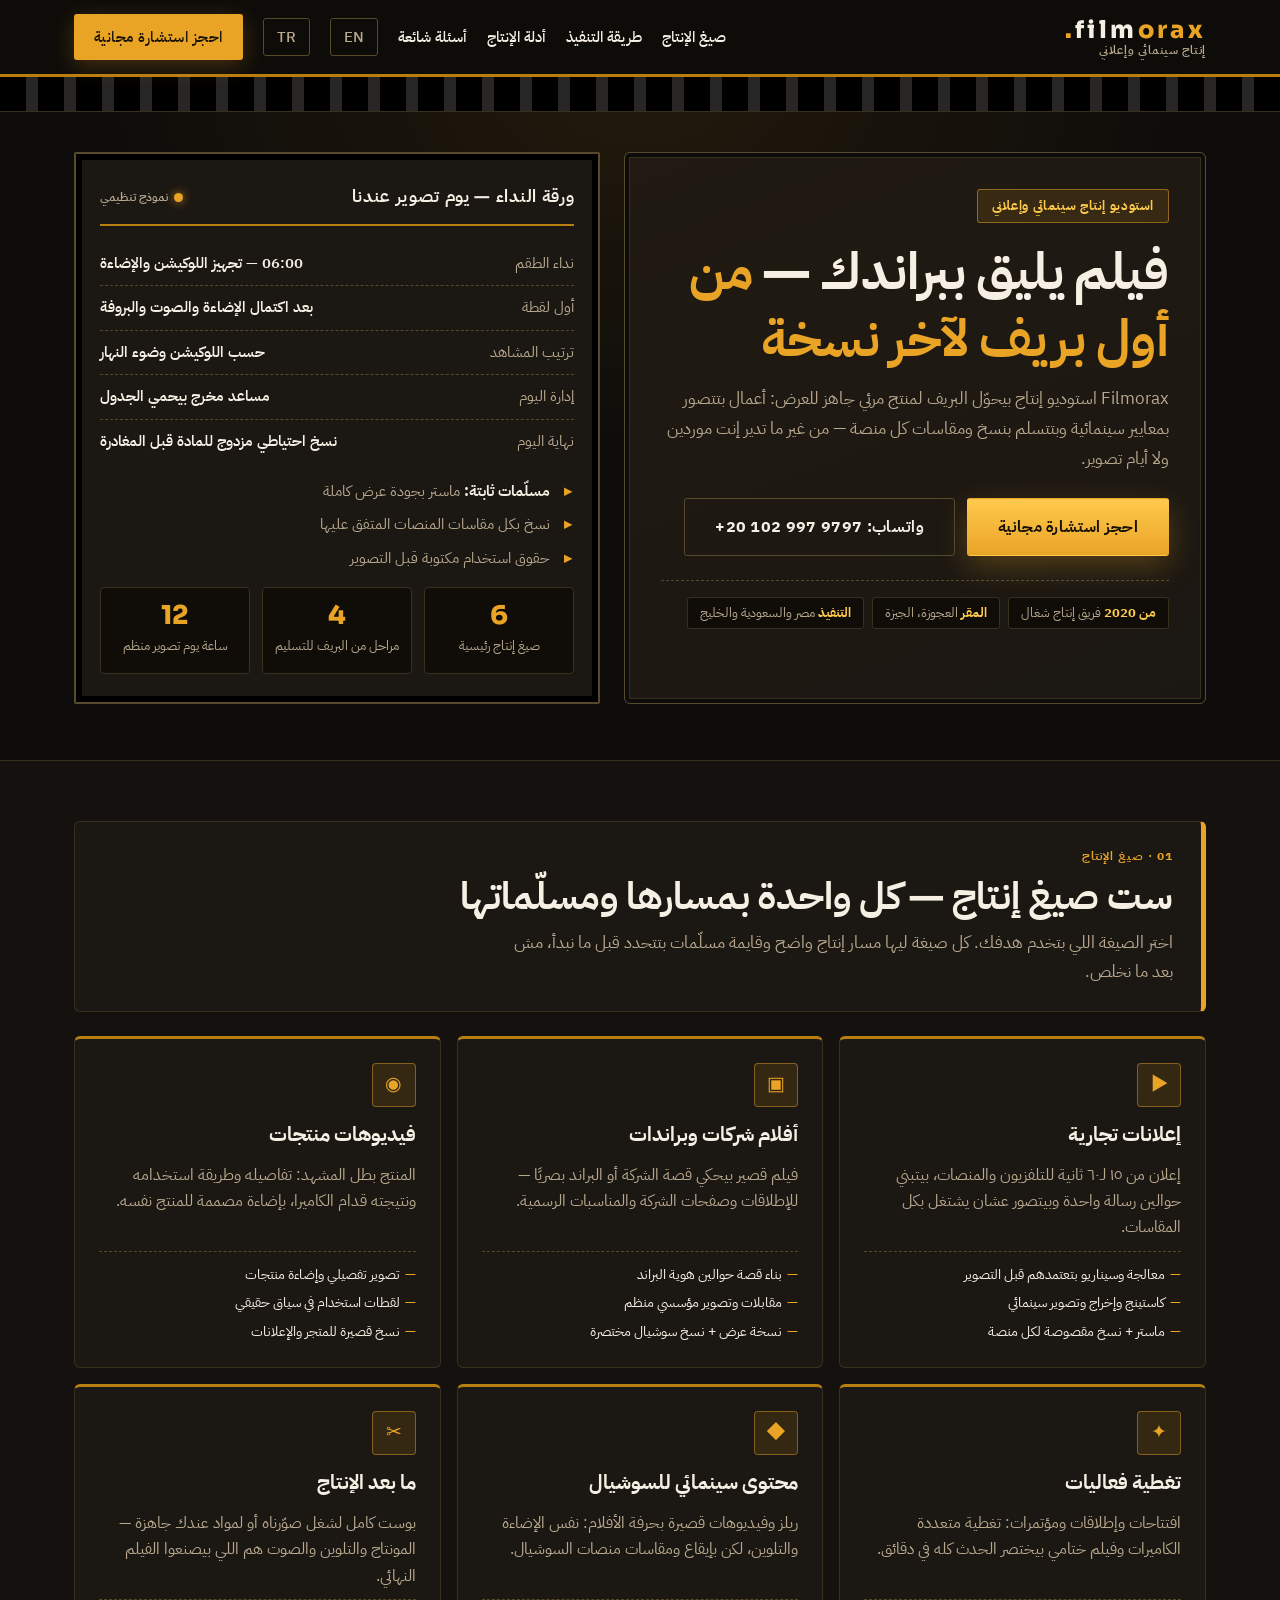
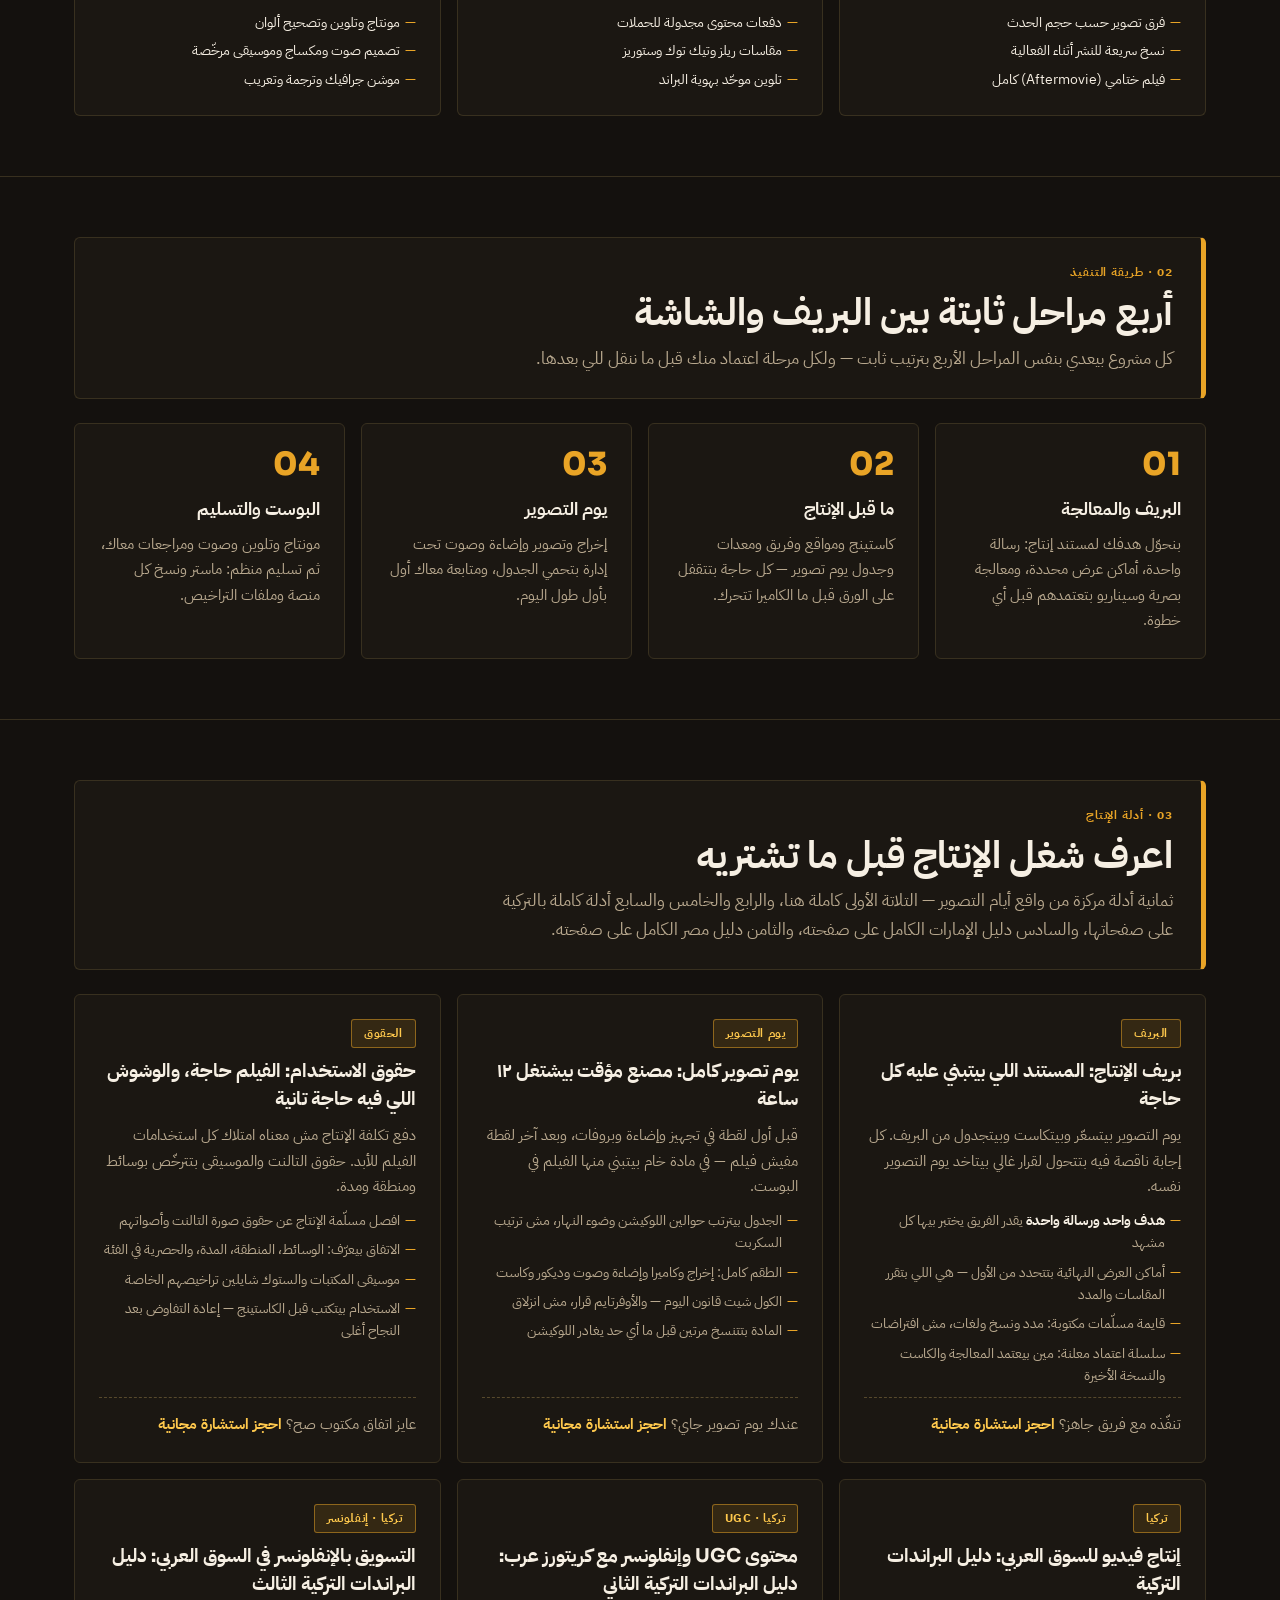
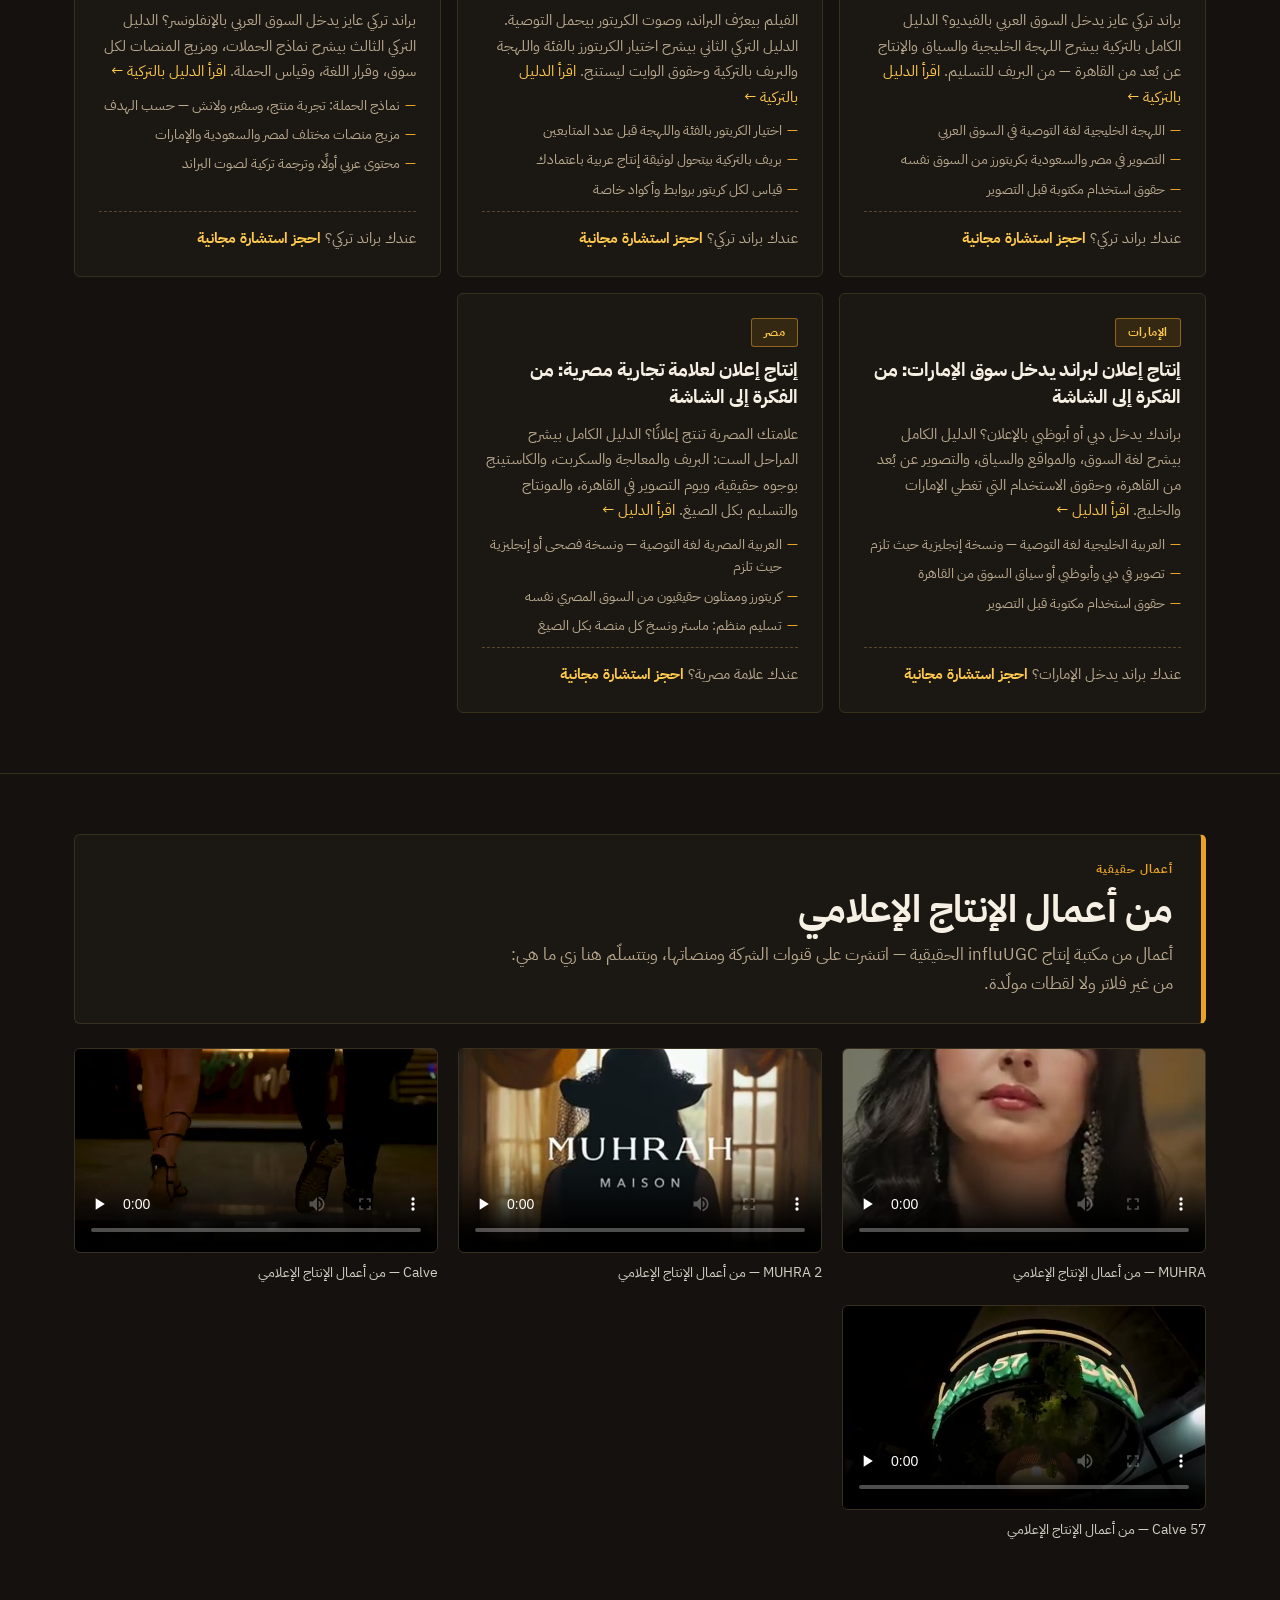
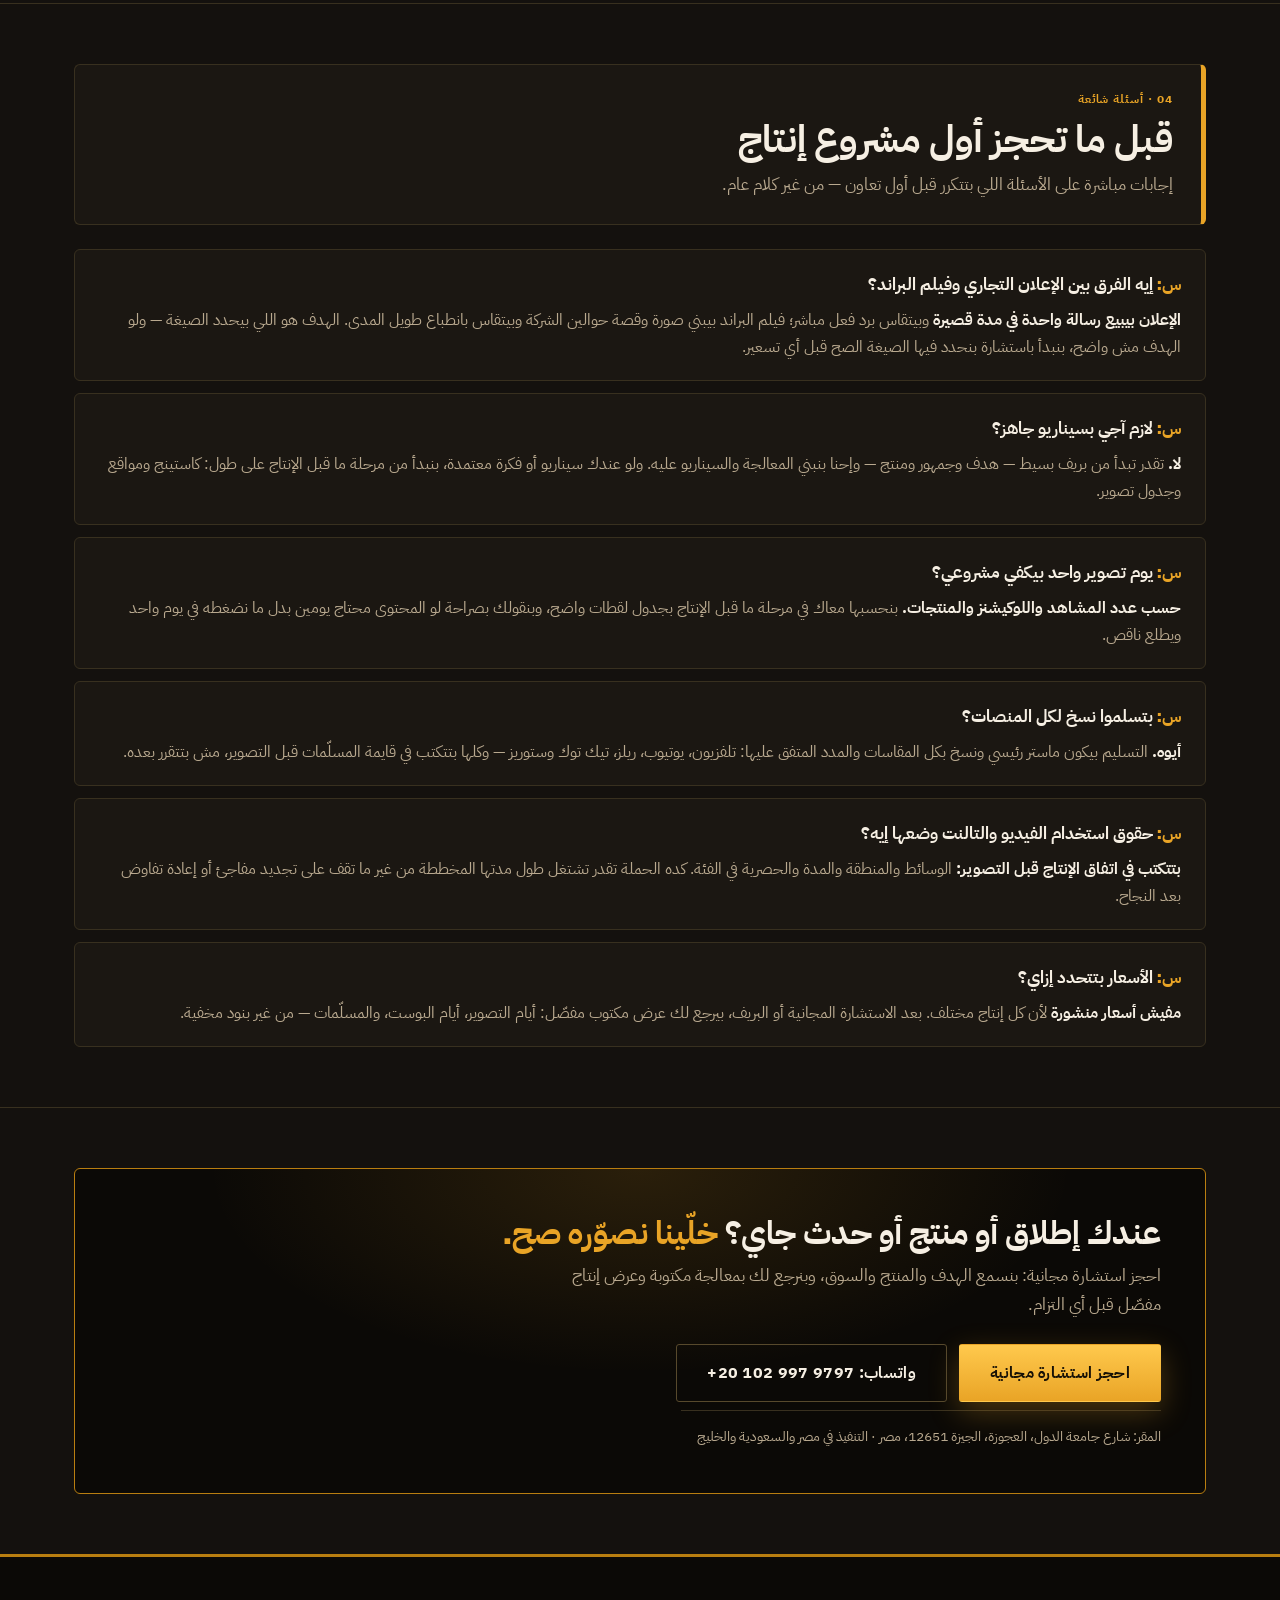
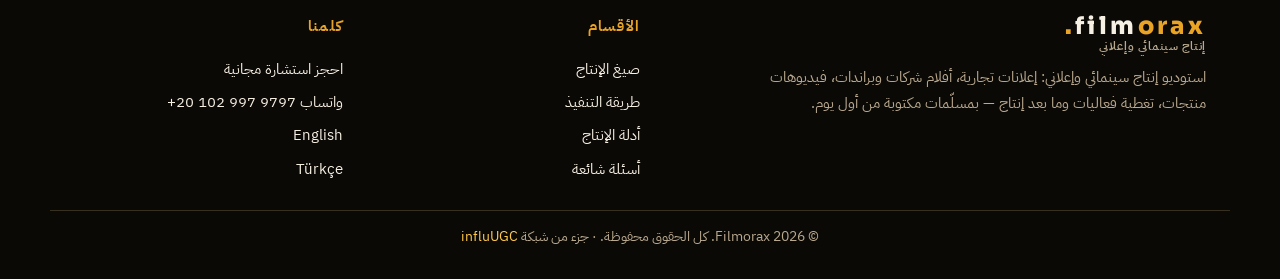
<file: index.html>
<!DOCTYPE html>
<html lang="ar" dir="rtl">
<head>
<meta charset="UTF-8">
<meta name="viewport" content="width=device-width, initial-scale=1.0">
<!-- identity-v3-filmorax-2026-11-07 -->
<!-- build: framed-restructure-2026-11-06 -->
<title>Filmorax — إنتاج إعلانات وأفلام براندات في مصر والسعودية</title>
<meta name="description" content="Filmorax استوديو إنتاج سينمائي وإعلاني: إعلانات تجارية، أفلام شركات وبراندات، فيديوهات منتجات، تغطية فعاليات وما بعد إنتاج كامل — من البريف لحد التسليم بنسخ ومقاسات كل منصة.">
<link rel="canonical" href="https://filmorax.com/">
<link rel="alternate" hreflang="en" href="https://filmorax.com/en.html">
<link rel="alternate" hreflang="tr" href="https://filmorax.com/tr.html">
<link rel="alternate" hreflang="ar" href="https://filmorax.com/">
<meta property="og:type" content="website">
<meta property="og:site_name" content="Filmorax">
<meta property="og:title" content="Filmorax — إنتاج إعلانات وأفلام براندات في مصر والسعودية">
<meta property="og:description" content="استوديو إنتاج سينمائي وإعلاني: إعلانات تجارية، أفلام براندات، فيديوهات منتجات، تغطية فعاليات وما بعد إنتاج — من البريف لحد التسليم.">
<meta property="og:url" content="https://filmorax.com/">
<meta name="twitter:card" content="summary">
<meta name="twitter:title" content="Filmorax — Commercial & Brand Film Production in Egypt & Saudi Arabia">
<meta name="twitter:description" content="A cinematic production studio: commercials, brand films, product videos, event coverage and full post-production — from brief to delivery in every platform format.">
<link rel="icon" type="image/svg+xml" href="/favicon.svg">
<link rel="preconnect" href="https://fonts.googleapis.com">
<link rel="preconnect" href="https://fonts.gstatic.com" crossorigin>
<link href="https://fonts.googleapis.com/css2?family=IBM+Plex+Sans+Arabic:wght@400;500;600;700&family=Inter:wght@400;500;600;700&family=Sora:wght@600;700;800&display=swap" rel="stylesheet">
<link rel="stylesheet" href="/styles.css">
<script type="application/ld+json">
{
  "@context": "https://schema.org",
  "@type": "Organization",
  "name": "Filmorax",
  "url": "https://filmorax.com/",
  "logo": "https://filmorax.com/favicon.svg",
  "description": "Filmorax is a cinematic and advertising production studio: commercials, corporate and brand films, product videos, event coverage and full post-production for brands in Egypt, Saudi Arabia and the Gulf — from brief to delivery in every platform format.",
  "parentOrganization": {
    "@type": "Organization",
    "name": "influUGC",
    "url": "https://www.influugc.com/"
  },
  "address": {
    "@type": "PostalAddress",
    "streetAddress": "Arab League St, Agouza",
    "addressLocality": "Giza",
    "postalCode": "12651",
    "addressCountry": "EG"
  },
  "areaServed": ["Egypt", "Saudi Arabia", "United Arab Emirates", "Gulf"],
  "sameAs": [
    "https://www.instagram.com/influ__ugc",
    "https://www.facebook.com/61587167460710",
    "https://www.linkedin.com/company/influugc",
    "https://www.tiktok.com/@influ_ugc"
  ]
}
</script>
<script type="application/ld+json">
{
  "@context": "https://schema.org",
  "@type": "WebSite",
  "name": "Filmorax",
  "url": "https://filmorax.com/"
}
</script>
<script type="application/ld+json">
{
  "@context": "https://schema.org",
  "@type": "FAQPage",
  "mainEntity": [
    {
      "@type": "Question",
      "name": "إيه الفرق بين الإعلان التجاري وفيلم البراند؟",
      "acceptedAnswer": { "@type": "Answer", "text": "الإعلان بيبيع رسالة واحدة في مدة قصيرة وبيتقاس برد فعل مباشر؛ فيلم البراند بيبني صورة وقصة حوالين الشركة وبيتقاس بانطباع طويل المدى. الهدف هو اللي بيحدد الصيغة — ولو الهدف مش واضح، بنبدأ باستشارة بنحدد فيها الصيغة الصح قبل أي تسعير." }
    },
    {
      "@type": "Question",
      "name": "لازم آجي بسيناريو جاهز؟",
      "acceptedAnswer": { "@type": "Answer", "text": "لا. تقدر تبدأ من بريف بسيط — هدف وجمهور ومنتج — وإحنا بنبني المعالجة والسيناريو عليه. ولو عندك سيناريو أو فكرة معتمدة، بنبدأ من مرحلة ما قبل الإنتاج على طول: كاستينج ومواقع وجدول تصوير." }
    },
    {
      "@type": "Question",
      "name": "يوم تصوير واحد بيكفي مشروعي؟",
      "acceptedAnswer": { "@type": "Answer", "text": "حسب عدد المشاهد واللوكيشنز والمنتجات. بنحسبها معاك في مرحلة ما قبل الإنتاج بجدول لقطات واضح، وبنقولك بصراحة لو المحتوى محتاج يومين بدل ما نضغطه في يوم واحد ويطلع ناقص." }
    },
    {
      "@type": "Question",
      "name": "بتسلموا نسخ لكل المنصات؟",
      "acceptedAnswer": { "@type": "Answer", "text": "أيوه. التسليم بيكون ماستر رئيسي ونسخ بكل المقاسات والمدد المتفق عليها: تلفزيون، يوتيوب، ريلز، تيك توك وستوريز — وكلها بتتكتب في قايمة المسلّمات قبل التصوير، مش بتتقرر بعده." }
    },
    {
      "@type": "Question",
      "name": "حقوق استخدام الفيديو والتالنت وضعها إيه؟",
      "acceptedAnswer": { "@type": "Answer", "text": "بتتكتب في اتفاق الإنتاج قبل التصوير: الوسائط والمنطقة والمدة والحصرية في الفئة. كده الحملة تقدر تشتغل طول مدتها المخططة من غير ما تقف على تجديد مفاجئ أو إعادة تفاوض بعد النجاح." }
    },
    {
      "@type": "Question",
      "name": "الأسعار بتتحدد إزاي؟",
      "acceptedAnswer": { "@type": "Answer", "text": "مفيش أسعار منشورة لأن كل إنتاج مختلف. بعد الاستشارة المجانية أو البريف، بيرجع لك عرض مكتوب مفصّل: أيام التصوير، أيام البوست، والمسلّمات — من غير بنود مخفية." }
    }
  ]
}
</script>
</head>
<body>
<header class="site-header">
  <div class="header-in">
    <a class="brand" href="/index.html" aria-label="Filmorax — الرئيسية">
      <span class="wordmark">Film<b>orax</b><i>.</i></span>
      <small>إنتاج سينمائي وإعلاني</small>
    </a>
    <nav class="site-nav">
      <a href="#formats">صيغ الإنتاج</a>
      <a href="#process">طريقة التنفيذ</a>
      <a href="#guides">أدلة الإنتاج</a>
      <a href="#faq">أسئلة شائعة</a>
      <a class="lang-switch" href="/en.html" hreflang="en">EN</a>
      <a class="lang-switch" href="/tr.html" hreflang="tr">TR</a>
      <a class="nav-cta" href="https://www.influugc.com/book?utm_source=filmorax&utm_medium=satellite&utm_campaign=network">احجز استشارة مجانية</a>
    </nav>
  </div>
</header>
<main>

<section class="hero">
  <div class="wrap">
    <div class="hero-grid">
      <div class="hero-panel">
        <span class="chip">استوديو إنتاج سينمائي وإعلاني</span>
        <h1>فيلم يليق ببراندك — <em>من أول بريف لآخر نسخة</em></h1>
        <p class="hero-lead">Filmorax استوديو إنتاج بيحوّل البريف لمنتج مرئي جاهز للعرض: أعمال بتتصور بمعايير سينمائية وبتتسلم بنسخ ومقاسات كل منصة — من غير ما تدير إنت موردين ولا أيام تصوير.</p>
        <div class="cta-actions">
          <a class="btn btn-primary" href="https://www.influugc.com/book?utm_source=filmorax&utm_medium=satellite&utm_campaign=network">احجز استشارة مجانية</a>
          <a class="btn btn-ghost" href="https://wa.me/201029979797?utm_source=filmorax&utm_medium=satellite&utm_campaign=network">واتساب: ‎+20 102 997 9797</a>
        </div>
        <ul class="hero-meta">
          <li><b>من 2020</b> فريق إنتاج شغال</li>
          <li><b>المقر</b> العجوزة، الجيزة</li>
          <li><b>التنفيذ</b> مصر والسعودية والخليج</li>
        </ul>
      </div>
      <div class="visual-panel" aria-label="ورقة نداء يوم تصوير">
        <div class="vp-head">
          <h3>ورقة النداء — يوم تصوير عندنا</h3>
          <span class="vp-dot">نموذج تنظيمي</span>
        </div>
        <div class="sheet-rows">
          <div class="sheet-row"><span>نداء الطقم</span><b>06:00 — تجهيز اللوكيشن والإضاءة</b></div>
          <div class="sheet-row"><span>أول لقطة</span><b>بعد اكتمال الإضاءة والصوت والبروفة</b></div>
          <div class="sheet-row"><span>ترتيب المشاهد</span><b>حسب اللوكيشن وضوء النهار</b></div>
          <div class="sheet-row"><span>إدارة اليوم</span><b>مساعد مخرج بيحمي الجدول</b></div>
          <div class="sheet-row"><span>نهاية اليوم</span><b>نسخ احتياطي مزدوج للمادة قبل المغادرة</b></div>
        </div>
        <ul class="checks">
          <li><b>مسلّمات ثابتة:</b> ماستر بجودة عرض كاملة</li>
          <li>نسخ بكل مقاسات المنصات المتفق عليها</li>
          <li>حقوق استخدام مكتوبة قبل التصوير</li>
        </ul>
        <div class="tiles">
          <div class="tile"><b>6</b><span>صيغ إنتاج رئيسية</span></div>
          <div class="tile"><b>4</b><span>مراحل من البريف للتسليم</span></div>
          <div class="tile"><b>12</b><span>ساعة يوم تصوير منظم</span></div>
        </div>
      </div>
    </div>
  </div>
</section>

<section class="section" id="formats">
  <div class="wrap">
    <div class="sec-head">
      <p class="eyebrow">01 · صيغ الإنتاج</p>
      <h2>ست صيغ إنتاج — كل واحدة بمسارها ومسلّماتها</h2>
      <p class="lead">اختر الصيغة اللي بتخدم هدفك. كل صيغة ليها مسار إنتاج واضح وقايمة مسلّمات بتتحدد قبل ما نبدأ، مش بعد ما نخلص.</p>
    </div>
    <div class="svc-grid">
      <article class="svc-card">
        <span class="svc-glyph">▶</span>
        <h3>إعلانات تجارية</h3>
        <p>إعلان من ١٥ لـ٦٠ ثانية للتلفزيون والمنصات، بيتبني حوالين رسالة واحدة وبيتصور عشان يشتغل بكل المقاسات.</p>
        <ul class="svc-list">
          <li>معالجة وسيناريو بتعتمدهم قبل التصوير</li>
          <li>كاستينج وإخراج وتصوير سينمائي</li>
          <li>ماستر + نسخ مقصوصة لكل منصة</li>
        </ul>
      </article>
      <article class="svc-card">
        <span class="svc-glyph">▣</span>
        <h3>أفلام شركات وبراندات</h3>
        <p>فيلم قصير بيحكي قصة الشركة أو البراند بصريًا — للإطلاقات وصفحات الشركة والمناسبات الرسمية.</p>
        <ul class="svc-list">
          <li>بناء قصة حوالين هوية البراند</li>
          <li>مقابلات وتصوير مؤسسي منظم</li>
          <li>نسخة عرض + نسخ سوشيال مختصرة</li>
        </ul>
      </article>
      <article class="svc-card">
        <span class="svc-glyph">◉</span>
        <h3>فيديوهات منتجات</h3>
        <p>المنتج بطل المشهد: تفاصيله وطريقة استخدامه ونتيجته قدام الكاميرا، بإضاءة مصممة للمنتج نفسه.</p>
        <ul class="svc-list">
          <li>تصوير تفصيلي وإضاءة منتجات</li>
          <li>لقطات استخدام في سياق حقيقي</li>
          <li>نسخ قصيرة للمتجر والإعلانات</li>
        </ul>
      </article>
      <article class="svc-card">
        <span class="svc-glyph">✦</span>
        <h3>تغطية فعاليات</h3>
        <p>افتتاحات وإطلاقات ومؤتمرات: تغطية متعددة الكاميرات وفيلم ختامي بيختصر الحدث كله في دقائق.</p>
        <ul class="svc-list">
          <li>فرق تصوير حسب حجم الحدث</li>
          <li>نسخ سريعة للنشر أثناء الفعالية</li>
          <li>فيلم ختامي (Aftermovie) كامل</li>
        </ul>
      </article>
      <article class="svc-card">
        <span class="svc-glyph">◆</span>
        <h3>محتوى سينمائي للسوشيال</h3>
        <p>ريلز وفيديوهات قصيرة بحرفة الأفلام: نفس الإضاءة والتلوين، لكن بإيقاع ومقاسات منصات السوشيال.</p>
        <ul class="svc-list">
          <li>دفعات محتوى مجدولة للحملات</li>
          <li>مقاسات ريلز وتيك توك وستوريز</li>
          <li>تلوين موحّد بهوية البراند</li>
        </ul>
      </article>
      <article class="svc-card">
        <span class="svc-glyph">✂</span>
        <h3>ما بعد الإنتاج</h3>
        <p>بوست كامل لشغل صوّرناه أو لمواد عندك جاهزة — المونتاج والتلوين والصوت هم اللي بيصنعوا الفيلم النهائي.</p>
        <ul class="svc-list">
          <li>مونتاج وتلوين وتصحيح ألوان</li>
          <li>تصميم صوت ومكساج وموسيقى مرخّصة</li>
          <li>موشن جرافيك وترجمة وتعريب</li>
        </ul>
      </article>
    </div>
  </div>
</section>

<section class="section" id="process">
  <div class="wrap">
    <div class="sec-head">
      <p class="eyebrow">02 · طريقة التنفيذ</p>
      <h2>أربع مراحل ثابتة بين البريف والشاشة</h2>
      <p class="lead">كل مشروع بيعدي بنفس المراحل الأربع بترتيب ثابت — ولكل مرحلة اعتماد منك قبل ما ننقل للي بعدها.</p>
    </div>
    <ol class="steps">
      <li class="step"><span class="n">01</span><h3>البريف والمعالجة</h3><p>بنحوّل هدفك لمستند إنتاج: رسالة واحدة، أماكن عرض محددة، ومعالجة بصرية وسيناريو بتعتمدهم قبل أي خطوة.</p></li>
      <li class="step"><span class="n">02</span><h3>ما قبل الإنتاج</h3><p>كاستينج ومواقع وفريق ومعدات وجدول يوم تصوير — كل حاجة بتتقفل على الورق قبل ما الكاميرا تتحرك.</p></li>
      <li class="step"><span class="n">03</span><h3>يوم التصوير</h3><p>إخراج وتصوير وإضاءة وصوت تحت إدارة بتحمي الجدول، ومتابعة معاك أول بأول طول اليوم.</p></li>
      <li class="step"><span class="n">04</span><h3>البوست والتسليم</h3><p>مونتاج وتلوين وصوت ومراجعات معاك، ثم تسليم منظم: ماستر ونسخ كل منصة وملفات التراخيص.</p></li>
    </ol>
  </div>
</section>

<section class="section" id="guides">
  <div class="wrap">
    <div class="sec-head">
      <p class="eyebrow">03 · أدلة الإنتاج</p>
      <h2>اعرف شغل الإنتاج قبل ما تشتريه</h2>
      <p class="lead">ثمانية أدلة مركزة من واقع أيام التصوير — التلاتة الأولى كاملة هنا، والرابع والخامس والسابع أدلة كاملة بالتركية على صفحاتها، والسادس دليل الإمارات الكامل على صفحته، والثامن دليل مصر الكامل على صفحته.</p>
    </div>
    <div class="guide-grid">
      <article class="guide-card">
        <span class="g-chip">البريف</span>
        <h3>بريف الإنتاج: المستند اللي بيتبني عليه كل حاجة</h3>
        <p>يوم التصوير بيتسعّر وبيتكاست وبيتجدول من البريف. كل إجابة ناقصة فيه بتتحول لقرار غالي بيتاخد يوم التصوير نفسه.</p>
        <ul class="g-points">
          <li><b>هدف واحد ورسالة واحدة</b> يقدر الفريق يختبر بيها كل مشهد</li>
          <li>أماكن العرض النهائية بتتحدد من الأول — هي اللي بتقرر المقاسات والمدد</li>
          <li>قايمة مسلّمات مكتوبة: مدد ونسخ ولغات، مش افتراضات</li>
          <li>سلسلة اعتماد معلنة: مين بيعتمد المعالجة والكاست والنسخة الأخيرة</li>
        </ul>
        <p class="g-foot">تنفّذه مع فريق جاهز؟ <a href="https://www.influugc.com/book?utm_source=filmorax&utm_medium=satellite&utm_campaign=network">احجز استشارة مجانية</a></p>
      </article>
      <article class="guide-card">
        <span class="g-chip">يوم التصوير</span>
        <h3>يوم تصوير كامل: مصنع مؤقت بيشتغل ١٢ ساعة</h3>
        <p>قبل أول لقطة في تجهيز وإضاءة وبروفات، وبعد آخر لقطة مفيش فيلم — في مادة خام بيتبني منها الفيلم في البوست.</p>
        <ul class="g-points">
          <li>الجدول بيترتب حوالين اللوكيشن وضوء النهار، مش ترتيب السكربت</li>
          <li>الطقم كامل: إخراج وكاميرا وإضاءة وصوت وديكور وكاست</li>
          <li>الكول شيت قانون اليوم — والأوفرتايم قرار، مش انزلاق</li>
          <li>المادة بتتنسخ مرتين قبل ما أي حد يغادر اللوكيشن</li>
        </ul>
        <p class="g-foot">عندك يوم تصوير جاي؟ <a href="https://www.influugc.com/book?utm_source=filmorax&utm_medium=satellite&utm_campaign=network">احجز استشارة مجانية</a></p>
      </article>
      <article class="guide-card">
        <span class="g-chip">الحقوق</span>
        <h3>حقوق الاستخدام: الفيلم حاجة، والوشوش اللي فيه حاجة تانية</h3>
        <p>دفع تكلفة الإنتاج مش معناه امتلاك كل استخدامات الفيلم للأبد. حقوق التالنت والموسيقى بتترخّص بوسائط ومنطقة ومدة.</p>
        <ul class="g-points">
          <li>افصل مسلّمة الإنتاج عن حقوق صورة التالنت وأصواتهم</li>
          <li>الاتفاق بيعرّف: الوسائط، المنطقة، المدة، والحصرية في الفئة</li>
          <li>موسيقى المكتبات والستوك شايلين تراخيصهم الخاصة</li>
          <li>الاستخدام بيتكتب قبل الكاستينج — إعادة التفاوض بعد النجاح أغلى</li>
        </ul>
        <p class="g-foot">عايز اتفاق مكتوب صح؟ <a href="https://www.influugc.com/book?utm_source=filmorax&utm_medium=satellite&utm_campaign=network">احجز استشارة مجانية</a></p>
      </article>
      <article class="guide-card">
        <span class="g-chip">تركيا</span>
        <h3>إنتاج فيديو للسوق العربي: دليل البراندات التركية</h3>
        <p>براند تركي عايز يدخل السوق العربي بالفيديو؟ الدليل الكامل بالتركية بيشرح اللهجة الخليجية والسياق والإنتاج عن بُعد من القاهرة — من البريف للتسليم. <a href="/tr.html">اقرأ الدليل بالتركية ←</a></p>
        <ul class="g-points">
          <li>اللهجة الخليجية لغة التوصية في السوق العربي</li>
          <li>التصوير في مصر والسعودية بكريتورز من السوق نفسه</li>
          <li>حقوق استخدام مكتوبة قبل التصوير</li>
        </ul>
        <p class="g-foot">عندك براند تركي؟ <a href="https://www.influugc.com/book?utm_source=filmorax&utm_medium=satellite&utm_campaign=network">احجز استشارة مجانية</a></p>
      </article>
      <article class="guide-card">
        <span class="g-chip">تركيا · UGC</span>
        <h3>محتوى UGC وإنفلونسر مع كريتورز عرب: دليل البراندات التركية الثاني</h3>
        <p>الفيلم بيعرّف البراند، وصوت الكريتور بيحمل التوصية. الدليل التركي الثاني بيشرح اختيار الكريتورز بالفئة واللهجة والبريف بالتركية وحقوق الوايت ليستنج. <a href="/tr-ugc.html">اقرأ الدليل بالتركية ←</a></p>
        <ul class="g-points">
          <li>اختيار الكريتور بالفئة واللهجة قبل عدد المتابعين</li>
          <li>بريف بالتركية بيتحول لوثيقة إنتاج عربية باعتمادك</li>
          <li>قياس لكل كريتور بروابط وأكواد خاصة</li>
        </ul>
        <p class="g-foot">عندك براند تركي؟ <a href="https://www.influugc.com/book?utm_source=filmorax&utm_medium=satellite&utm_campaign=network">احجز استشارة مجانية</a></p>
      </article>
      <article class="guide-card">
        <span class="g-chip">تركيا · إنفلونسر</span>
        <h3>التسويق بالإنفلونسر في السوق العربي: دليل البراندات التركية الثالث</h3>
        <p>براند تركي عايز يدخل السوق العربي بالإنفلونسر؟ الدليل التركي الثالث بيشرح نماذج الحملات، ومزيج المنصات لكل سوق، وقرار اللغة، وقياس الحملة. <a href="/tr-influencer.html">اقرأ الدليل بالتركية ←</a></p>
        <ul class="g-points">
          <li>نماذج الحملة: تجربة منتج، وسفير، ولانش — حسب الهدف</li>
          <li>مزيج منصات مختلف لمصر والسعودية والإمارات</li>
          <li>محتوى عربي أولًا، وترجمة تركية لصوت البراند</li>
        </ul>
        <p class="g-foot">عندك براند تركي؟ <a href="https://www.influugc.com/book?utm_source=filmorax&utm_medium=satellite&utm_campaign=network">احجز استشارة مجانية</a></p>
      </article>
      <article class="guide-card">
        <span class="g-chip">الإمارات</span>
        <h3>إنتاج إعلان لبراند يدخل سوق الإمارات: من الفكرة إلى الشاشة</h3>
        <p>براندك يدخل دبي أو أبوظبي بالإعلان؟ الدليل الكامل بيشرح لغة السوق، والمواقع والسياق، والتصوير عن بُعد من القاهرة، وحقوق الاستخدام التي تغطي الإمارات والخليج. <a href="/uae.html">اقرأ الدليل ←</a></p>
        <ul class="g-points">
          <li>العربية الخليجية لغة التوصية — ونسخة إنجليزية حيث تلزم</li>
          <li>تصوير في دبي وأبوظبي أو سياق السوق من القاهرة</li>
          <li>حقوق استخدام مكتوبة قبل التصوير</li>
        </ul>
        <p class="g-foot">عندك براند يدخل الإمارات؟ <a href="https://www.influugc.com/book?utm_source=filmorax&utm_medium=satellite&utm_campaign=network">احجز استشارة مجانية</a></p>
      </article>
      <article class="guide-card">
        <span class="g-chip">مصر</span>
        <h3>إنتاج إعلان لعلامة تجارية مصرية: من الفكرة إلى الشاشة</h3>
        <p>علامتك المصرية تنتج إعلانًا؟ الدليل الكامل بيشرح المراحل الست: البريف والمعالجة والسكربت، والكاستينج بوجوه حقيقية، ويوم التصوير في القاهرة، والمونتاج والتسليم بكل الصيغ. <a href="/egypt.html">اقرأ الدليل ←</a></p>
        <ul class="g-points">
          <li>العربية المصرية لغة التوصية — ونسخة فصحى أو إنجليزية حيث تلزم</li>
          <li>كريتورز وممثلون حقيقيون من السوق المصري نفسه</li>
          <li>تسليم منظم: ماستر ونسخ كل منصة بكل الصيغ</li>
        </ul>
        <p class="g-foot">عندك علامة مصرية؟ <a href="https://www.influugc.com/book?utm_source=filmorax&utm_medium=satellite&utm_campaign=network">احجز استشارة مجانية</a></p>
      </article>
    </div>
  </div>
</section>

<section class="section" id="works">
  <div class="wrap">
    <div class="sec-head">
      <p class="eyebrow">أعمال حقيقية</p>
      <h2>من أعمال الإنتاج الإعلامي</h2>
      <p class="lead">أعمال من مكتبة إنتاج influUGC الحقيقية — اتنشرت على قنوات الشركة ومنصاتها، وبتتسلّم هنا زي ما هي: من غير فلاتر ولا لقطات مولّدة.</p>
    </div>
    <div class="works-grid">
      <figure class="work-item">
        <video controls preload="none" poster="media/muhra.jpg" playsinline><source src="media/muhra.mp4" type="video/mp4"></video>
        <figcaption>MUHRA — من أعمال الإنتاج الإعلامي</figcaption>
      </figure>
      <figure class="work-item">
        <video controls preload="none" poster="media/muhra-2.jpg" playsinline><source src="media/muhra-2.mp4" type="video/mp4"></video>
        <figcaption>MUHRA 2 — من أعمال الإنتاج الإعلامي</figcaption>
      </figure>
      <figure class="work-item">
        <video controls preload="none" poster="media/calve-final-3.jpg" playsinline><source src="media/calve-final-3.mp4" type="video/mp4"></video>
        <figcaption>Calve — من أعمال الإنتاج الإعلامي</figcaption>
      </figure>
      <figure class="work-item">
        <video controls preload="none" poster="media/calve-57.jpg" playsinline><source src="media/calve-57.mp4" type="video/mp4"></video>
        <figcaption>Calve 57 — من أعمال الإنتاج الإعلامي</figcaption>
      </figure>
    </div>
  </div>
</section>

<section class="section" id="faq">
  <div class="wrap">
    <div class="sec-head">
      <p class="eyebrow">04 · أسئلة شائعة</p>
      <h2>قبل ما تحجز أول مشروع إنتاج</h2>
      <p class="lead">إجابات مباشرة على الأسئلة اللي بتتكرر قبل أول تعاون — من غير كلام عام.</p>
    </div>
    <div class="faq-list">
      <div class="faq-item">
        <h3>إيه الفرق بين الإعلان التجاري وفيلم البراند؟</h3>
        <p><b>الإعلان بيبيع رسالة واحدة في مدة قصيرة</b> وبيتقاس برد فعل مباشر؛ فيلم البراند بيبني صورة وقصة حوالين الشركة وبيتقاس بانطباع طويل المدى. الهدف هو اللي بيحدد الصيغة — ولو الهدف مش واضح، بنبدأ باستشارة بنحدد فيها الصيغة الصح قبل أي تسعير.</p>
      </div>
      <div class="faq-item">
        <h3>لازم آجي بسيناريو جاهز؟</h3>
        <p><b>لا.</b> تقدر تبدأ من بريف بسيط — هدف وجمهور ومنتج — وإحنا بنبني المعالجة والسيناريو عليه. ولو عندك سيناريو أو فكرة معتمدة، بنبدأ من مرحلة ما قبل الإنتاج على طول: كاستينج ومواقع وجدول تصوير.</p>
      </div>
      <div class="faq-item">
        <h3>يوم تصوير واحد بيكفي مشروعي؟</h3>
        <p><b>حسب عدد المشاهد واللوكيشنز والمنتجات.</b> بنحسبها معاك في مرحلة ما قبل الإنتاج بجدول لقطات واضح، وبنقولك بصراحة لو المحتوى محتاج يومين بدل ما نضغطه في يوم واحد ويطلع ناقص.</p>
      </div>
      <div class="faq-item">
        <h3>بتسلموا نسخ لكل المنصات؟</h3>
        <p><b>أيوه.</b> التسليم بيكون ماستر رئيسي ونسخ بكل المقاسات والمدد المتفق عليها: تلفزيون، يوتيوب، ريلز، تيك توك وستوريز — وكلها بتتكتب في قايمة المسلّمات قبل التصوير، مش بتتقرر بعده.</p>
      </div>
      <div class="faq-item">
        <h3>حقوق استخدام الفيديو والتالنت وضعها إيه؟</h3>
        <p><b>بتتكتب في اتفاق الإنتاج قبل التصوير:</b> الوسائط والمنطقة والمدة والحصرية في الفئة. كده الحملة تقدر تشتغل طول مدتها المخططة من غير ما تقف على تجديد مفاجئ أو إعادة تفاوض بعد النجاح.</p>
      </div>
      <div class="faq-item">
        <h3>الأسعار بتتحدد إزاي؟</h3>
        <p><b>مفيش أسعار منشورة</b> لأن كل إنتاج مختلف. بعد الاستشارة المجانية أو البريف، بيرجع لك عرض مكتوب مفصّل: أيام التصوير، أيام البوست، والمسلّمات — من غير بنود مخفية.</p>
      </div>
    </div>
  </div>
</section>

<section class="cta-section" id="contact">
  <div class="wrap">
    <div class="cta-panel">
      <h2>عندك إطلاق أو منتج أو حدث جاي؟ <em>خلّينا نصوّره صح.</em></h2>
      <p>احجز استشارة مجانية: بنسمع الهدف والمنتج والسوق، وبنرجع لك بمعالجة مكتوبة وعرض إنتاج مفصّل قبل أي التزام.</p>
      <div class="cta-actions">
        <a class="btn btn-primary" href="https://www.influugc.com/book?utm_source=filmorax&utm_medium=satellite&utm_campaign=network">احجز استشارة مجانية</a>
        <a class="btn btn-ghost" href="https://wa.me/201029979797?utm_source=filmorax&utm_medium=satellite&utm_campaign=network">واتساب: ‎+20 102 997 9797</a>
      </div>
      <p class="cta-meta">المقر: شارع جامعة الدول، العجوزة، الجيزة 12651، مصر · التنفيذ في مصر والسعودية والخليج</p>
    </div>
  </div>
</section>

</main>
<footer class="site-footer">
  <div class="footer-grid">
    <div>
      <a class="brand" href="/index.html"><span class="wordmark">Film<b>orax</b><i>.</i></span><small>إنتاج سينمائي وإعلاني</small></a>
      <p class="footer-note">استوديو إنتاج سينمائي وإعلاني: إعلانات تجارية، أفلام شركات وبراندات، فيديوهات منتجات، تغطية فعاليات وما بعد إنتاج — بمسلّمات مكتوبة من أول يوم.</p>
    </div>
    <nav>
      <h4>الأقسام</h4>
      <a href="#formats">صيغ الإنتاج</a>
      <a href="#process">طريقة التنفيذ</a>
      <a href="#guides">أدلة الإنتاج</a>
      <a href="#faq">أسئلة شائعة</a>
    </nav>
    <nav>
      <h4>كلمنا</h4>
      <a href="https://www.influugc.com/book?utm_source=filmorax&utm_medium=satellite&utm_campaign=network">احجز استشارة مجانية</a>
      <a href="https://wa.me/201029979797?utm_source=filmorax&utm_medium=satellite&utm_campaign=network">واتساب ‎+20 102 997 9797</a>
      <a href="/en.html" hreflang="en">English</a>
      <a href="/tr.html" hreflang="tr">Türkçe</a>
    </nav>
  </div>
  <p class="footer-legal">© 2026 Filmorax. كل الحقوق محفوظة. · جزء من شبكة <a href="https://www.influugc.com/">influUGC</a></p>
</footer>
<div class="mobile-bar"><a class="mb-book" href="https://www.influugc.com/book?utm_source=filmorax&utm_medium=satellite&utm_campaign=network">احجز استشارة</a><a class="mb-wa" href="https://wa.me/201029979797?utm_source=filmorax&utm_medium=satellite&utm_campaign=network" aria-label="تواصل واتساب">واتساب</a></div>
</body>
</html>
</file>
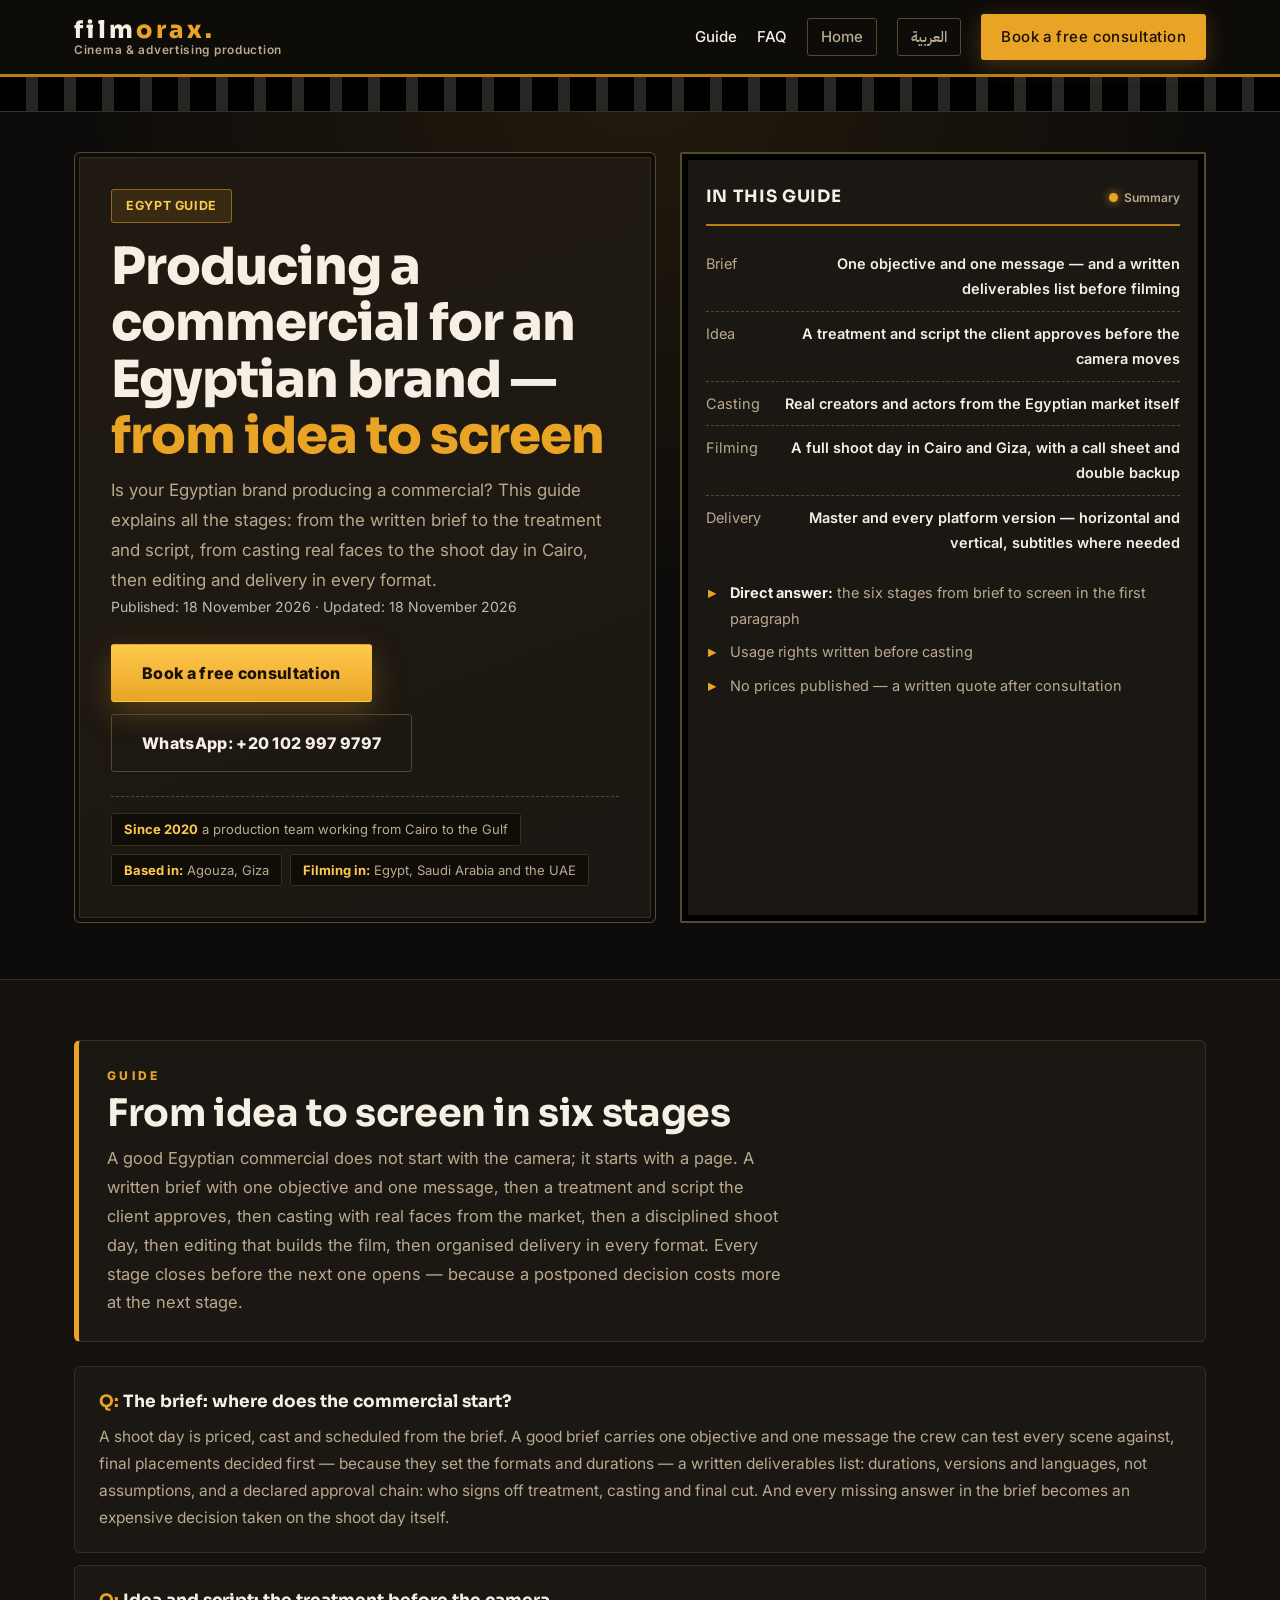
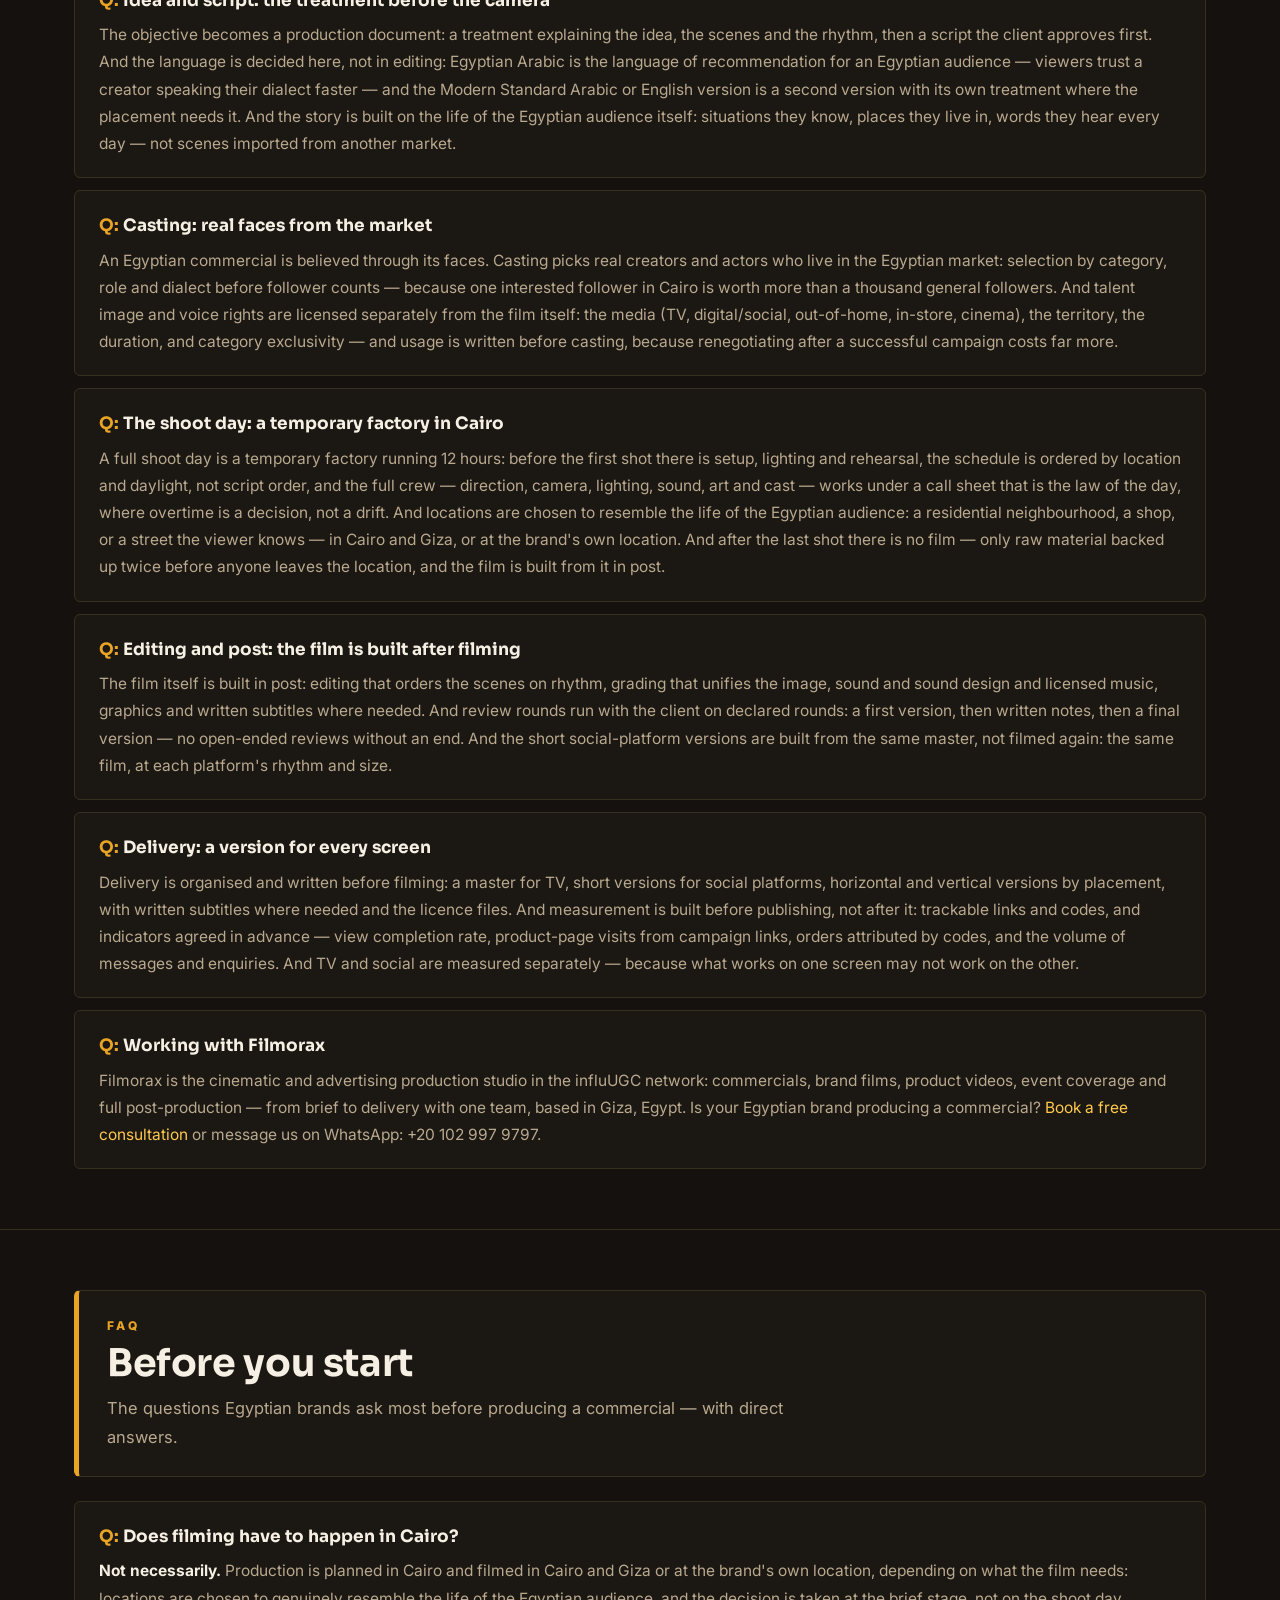
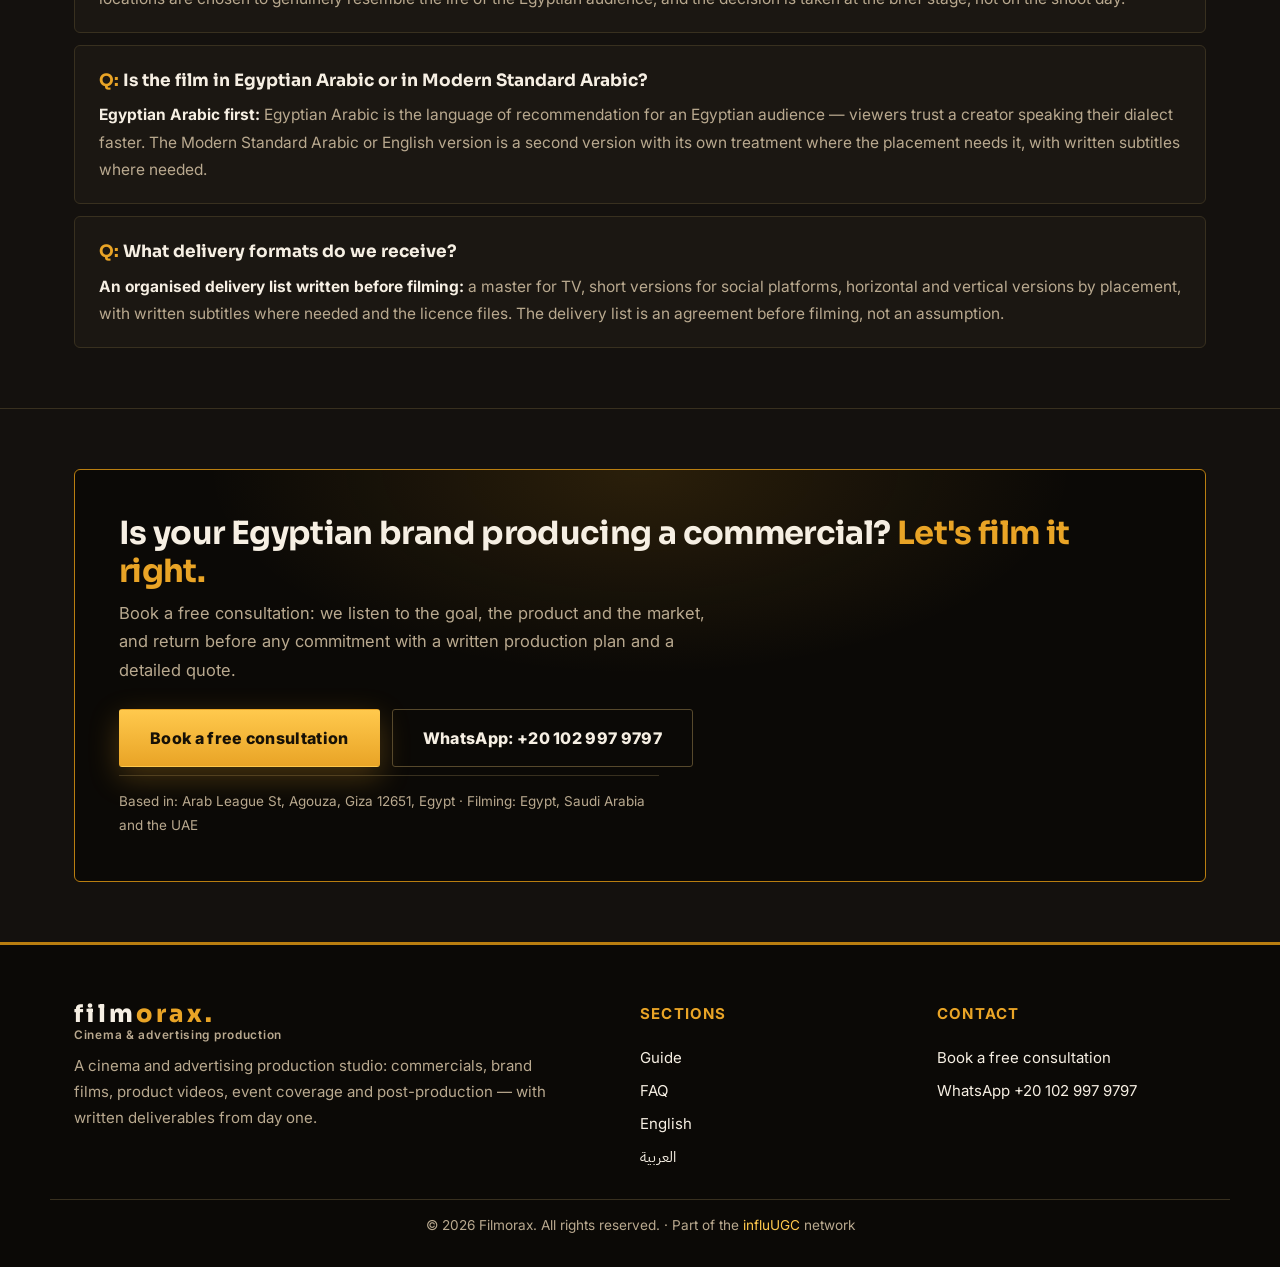
<file: egypt-en.html>
<!DOCTYPE html>
<html lang="en" dir="ltr">
<head>
<meta charset="UTF-8">
<meta name="viewport" content="width=device-width, initial-scale=1.0">
<!-- identity-v3-filmorax-2026-11-07 -->
<!-- build: geo-daily-2026-11-18 -->
<title>Producing a Commercial for an Egyptian Brand: From Idea to Screen — Filmorax</title>
<meta name="description" content="An Egyptian brand producing a commercial? The full production guide: the brief, treatment and script, casting with real creators and actors, the shoot day in Cairo, editing, and delivery formats for TV and social — from the Filmorax team.">
<link rel="canonical" href="https://filmorax.com/egypt-en.html">
<link rel="alternate" hreflang="ar" href="https://filmorax.com/egypt.html">
<link rel="alternate" hreflang="en" href="https://filmorax.com/egypt-en.html">
<meta property="og:type" content="article">
<meta property="og:site_name" content="Filmorax">
<meta property="og:title" content="Producing a Commercial for an Egyptian Brand: From Idea to Screen">
<meta property="og:description" content="The brief, treatment and script, casting with real creators and actors, the shoot day in Cairo, editing, and delivery formats for TV and social — the full production guide.">
<meta property="og:url" content="https://filmorax.com/egypt-en.html">
<meta name="twitter:card" content="summary">
<meta name="twitter:title" content="Producing a Commercial for an Egyptian Brand: From Idea to Screen">
<meta name="twitter:description" content="The brief, treatment and script, casting with real creators and actors, the shoot day in Cairo, editing, and delivery formats for TV and social.">
<link rel="icon" type="image/svg+xml" href="/favicon.svg">
<link rel="preconnect" href="https://fonts.googleapis.com">
<link rel="preconnect" href="https://fonts.gstatic.com" crossorigin>
<link href="https://fonts.googleapis.com/css2?family=IBM+Plex+Sans+Arabic:wght@400;500;600;700&family=Inter:wght@400;500;600;700&family=Sora:wght@600;700;800&display=swap" rel="stylesheet">
<link rel="stylesheet" href="/styles.css">
<script type="application/ld+json">
{
  "@context": "https://schema.org",
  "@type": "Organization",
  "name": "Filmorax",
  "url": "https://filmorax.com/egypt-en.html",
  "logo": "https://filmorax.com/favicon.svg",
  "description": "Filmorax is a cinematic and advertising production studio: commercials, corporate and brand films, product videos, event coverage and full post-production for brands in Egypt, Saudi Arabia and the Gulf — from brief to delivery in every platform format.",
  "parentOrganization": {
    "@type": "Organization",
    "name": "influUGC",
    "url": "https://www.influugc.com/"
  },
  "address": {
    "@type": "PostalAddress",
    "streetAddress": "Arab League St, Agouza",
    "addressLocality": "Giza",
    "postalCode": "12651",
    "addressCountry": "EG"
  },
  "areaServed": ["Egypt", "Saudi Arabia", "United Arab Emirates", "Gulf"],
  "sameAs": [
    "https://www.instagram.com/influ__ugc",
    "https://www.facebook.com/61587167460710",
    "https://www.linkedin.com/company/influugc",
    "https://www.tiktok.com/@influ_ugc"
  ]
}
</script>
<script type="application/ld+json">
{
  "@context": "https://schema.org",
  "@type": "Article",
  "headline": "Producing a Commercial for an Egyptian Brand: From Idea to Screen",
  "description": "An Egyptian brand producing a commercial? The full production guide: the brief, treatment and script, casting with real creators and actors, the shoot day in Cairo, editing, and delivery formats for TV and social.",
  "inLanguage": "en",
  "datePublished": "2026-11-18",
  "dateModified": "2026-11-18",
  "author": { "@type": "Organization", "name": "Filmorax", "url": "https://filmorax.com/" },
  "publisher": { "@type": "Organization", "name": "Filmorax", "url": "https://filmorax.com/" },
  "mainEntityOfPage": "https://filmorax.com/egypt-en.html"
}
</script>
<script type="application/ld+json">
{
  "@context": "https://schema.org",
  "@type": "FAQPage",
  "mainEntity": [
    {
      "@type": "Question",
      "name": "Does filming have to happen in Cairo?",
      "acceptedAnswer": { "@type": "Answer", "text": "Not necessarily. Production is planned in Cairo and filmed in Cairo and Giza or at the brand's own location, depending on what the film needs: locations are chosen to genuinely resemble the life of the Egyptian audience, and the decision is taken at the brief stage, not on the shoot day." }
    },
    {
      "@type": "Question",
      "name": "Is the film in Egyptian Arabic or in Modern Standard Arabic?",
      "acceptedAnswer": { "@type": "Answer", "text": "Egyptian Arabic first: it is the language of recommendation for an Egyptian audience — viewers trust a creator speaking their dialect faster. The Modern Standard Arabic or English version is a second version with its own treatment where the placement needs it, with written subtitles where needed." }
    },
    {
      "@type": "Question",
      "name": "What delivery formats do we receive?",
      "acceptedAnswer": { "@type": "Answer", "text": "An organised delivery list written before filming: a master for TV, short versions for social platforms, horizontal and vertical versions by placement, with written subtitles where needed and the licence files. The delivery list is an agreement before filming, not an assumption." }
    }
  ]
}
</script>
</head>
<body>
<header class="site-header">
  <div class="header-in">
    <a class="brand" href="/egypt-en.html" aria-label="Filmorax — home">
      <span class="wordmark">Film<b>orax</b><i>.</i></span>
      <small>Cinema &amp; advertising production</small>
    </a>
    <nav class="site-nav">
      <a href="#guide">Guide</a>
      <a href="#faq">FAQ</a>
      <a class="lang-switch" href="/en.html" hreflang="en">Home</a>
      <a class="lang-switch" href="/egypt.html" hreflang="ar">العربية</a>
      <a class="nav-cta" href="https://www.influugc.com/book?utm_source=filmorax&utm_medium=satellite&utm_campaign=network">Book a free consultation</a>
    </nav>
  </div>
</header>
<main>

<section class="hero">
  <div class="wrap">
    <div class="hero-grid">
      <div class="hero-panel">
        <span class="chip">Egypt guide</span>
        <h1>Producing a commercial for an Egyptian brand — <em>from idea to screen</em></h1>
        <p class="hero-lead">Is your Egyptian brand producing a commercial? This guide explains all the stages: from the written brief to the treatment and script, from casting real faces to the shoot day in Cairo, then editing and delivery in every format.</p>
        <p style="opacity:.75;font-size:14px">Published: 18 November 2026 · Updated: 18 November 2026</p>
        <div class="cta-actions">
          <a class="btn btn-primary" href="https://www.influugc.com/book?utm_source=filmorax&utm_medium=satellite&utm_campaign=network">Book a free consultation</a>
          <a class="btn btn-ghost" href="https://wa.me/201029979797?utm_source=filmorax&utm_medium=satellite&utm_campaign=network">WhatsApp: +20 102 997 9797</a>
        </div>
        <ul class="hero-meta">
          <li><b>Since 2020</b> a production team working from Cairo to the Gulf</li>
          <li><b>Based in:</b> Agouza, Giza</li>
          <li><b>Filming in:</b> Egypt, Saudi Arabia and the UAE</li>
        </ul>
      </div>
      <div class="visual-panel" aria-label="In this guide">
        <div class="vp-head">
          <h3>In this guide</h3>
          <span class="vp-dot">Summary</span>
        </div>
        <div class="sheet-rows">
          <div class="sheet-row"><span>Brief</span><b>One objective and one message — and a written deliverables list before filming</b></div>
          <div class="sheet-row"><span>Idea</span><b>A treatment and script the client approves before the camera moves</b></div>
          <div class="sheet-row"><span>Casting</span><b>Real creators and actors from the Egyptian market itself</b></div>
          <div class="sheet-row"><span>Filming</span><b>A full shoot day in Cairo and Giza, with a call sheet and double backup</b></div>
          <div class="sheet-row"><span>Delivery</span><b>Master and every platform version — horizontal and vertical, subtitles where needed</b></div>
        </div>
        <ul class="checks">
          <li><b>Direct answer:</b> the six stages from brief to screen in the first paragraph</li>
          <li>Usage rights written before casting</li>
          <li>No prices published — a written quote after consultation</li>
        </ul>
      </div>
    </div>
  </div>
</section>

<section class="section" id="guide">
  <div class="wrap">
    <div class="sec-head">
      <p class="eyebrow">Guide</p>
      <h2>From idea to screen in six stages</h2>
      <p class="lead">A good Egyptian commercial does not start with the camera; it starts with a page. A written brief with one objective and one message, then a treatment and script the client approves, then casting with real faces from the market, then a disciplined shoot day, then editing that builds the film, then organised delivery in every format. Every stage closes before the next one opens — because a postponed decision costs more at the next stage.</p>
    </div>

    <div class="faq-list">
      <div class="faq-item">
        <h3>The brief: where does the commercial start?</h3>
        <p>A shoot day is priced, cast and scheduled from the brief. A good brief carries one objective and one message the crew can test every scene against, final placements decided first — because they set the formats and durations — a written deliverables list: durations, versions and languages, not assumptions, and a declared approval chain: who signs off treatment, casting and final cut. And every missing answer in the brief becomes an expensive decision taken on the shoot day itself.</p>
      </div>
      <div class="faq-item">
        <h3>Idea and script: the treatment before the camera</h3>
        <p>The objective becomes a production document: a treatment explaining the idea, the scenes and the rhythm, then a script the client approves first. And the language is decided here, not in editing: Egyptian Arabic is the language of recommendation for an Egyptian audience — viewers trust a creator speaking their dialect faster — and the Modern Standard Arabic or English version is a second version with its own treatment where the placement needs it. And the story is built on the life of the Egyptian audience itself: situations they know, places they live in, words they hear every day — not scenes imported from another market.</p>
      </div>
      <div class="faq-item">
        <h3>Casting: real faces from the market</h3>
        <p>An Egyptian commercial is believed through its faces. Casting picks real creators and actors who live in the Egyptian market: selection by category, role and dialect before follower counts — because one interested follower in Cairo is worth more than a thousand general followers. And talent image and voice rights are licensed separately from the film itself: the media (TV, digital/social, out-of-home, in-store, cinema), the territory, the duration, and category exclusivity — and usage is written before casting, because renegotiating after a successful campaign costs far more.</p>
      </div>
      <div class="faq-item">
        <h3>The shoot day: a temporary factory in Cairo</h3>
        <p>A full shoot day is a temporary factory running 12 hours: before the first shot there is setup, lighting and rehearsal, the schedule is ordered by location and daylight, not script order, and the full crew — direction, camera, lighting, sound, art and cast — works under a call sheet that is the law of the day, where overtime is a decision, not a drift. And locations are chosen to resemble the life of the Egyptian audience: a residential neighbourhood, a shop, or a street the viewer knows — in Cairo and Giza, or at the brand's own location. And after the last shot there is no film — only raw material backed up twice before anyone leaves the location, and the film is built from it in post.</p>
      </div>
      <div class="faq-item">
        <h3>Editing and post: the film is built after filming</h3>
        <p>The film itself is built in post: editing that orders the scenes on rhythm, grading that unifies the image, sound and sound design and licensed music, graphics and written subtitles where needed. And review rounds run with the client on declared rounds: a first version, then written notes, then a final version — no open-ended reviews without an end. And the short social-platform versions are built from the same master, not filmed again: the same film, at each platform's rhythm and size.</p>
      </div>
      <div class="faq-item">
        <h3>Delivery: a version for every screen</h3>
        <p>Delivery is organised and written before filming: a master for TV, short versions for social platforms, horizontal and vertical versions by placement, with written subtitles where needed and the licence files. And measurement is built before publishing, not after it: trackable links and codes, and indicators agreed in advance — view completion rate, product-page visits from campaign links, orders attributed by codes, and the volume of messages and enquiries. And TV and social are measured separately — because what works on one screen may not work on the other.</p>
      </div>
      <div class="faq-item">
        <h3>Working with Filmorax</h3>
        <p>Filmorax is the cinematic and advertising production studio in the influUGC network: commercials, brand films, product videos, event coverage and full post-production — from brief to delivery with one team, based in Giza, Egypt. Is your Egyptian brand producing a commercial? <a href="https://www.influugc.com/book?utm_source=filmorax&utm_medium=satellite&utm_campaign=network">Book a free consultation</a> or message us on WhatsApp: +20 102 997 9797.</p>
      </div>
    </div>
  </div>
</section>

<section class="section" id="faq">
  <div class="wrap">
    <div class="sec-head">
      <p class="eyebrow">FAQ</p>
      <h2>Before you start</h2>
      <p class="lead">The questions Egyptian brands ask most before producing a commercial — with direct answers.</p>
    </div>
    <div class="faq-list">
      <div class="faq-item">
        <h3>Does filming have to happen in Cairo?</h3>
        <p><b>Not necessarily.</b> Production is planned in Cairo and filmed in Cairo and Giza or at the brand's own location, depending on what the film needs: locations are chosen to genuinely resemble the life of the Egyptian audience, and the decision is taken at the brief stage, not on the shoot day.</p>
      </div>
      <div class="faq-item">
        <h3>Is the film in Egyptian Arabic or in Modern Standard Arabic?</h3>
        <p><b>Egyptian Arabic first:</b> Egyptian Arabic is the language of recommendation for an Egyptian audience — viewers trust a creator speaking their dialect faster. The Modern Standard Arabic or English version is a second version with its own treatment where the placement needs it, with written subtitles where needed.</p>
      </div>
      <div class="faq-item">
        <h3>What delivery formats do we receive?</h3>
        <p><b>An organised delivery list written before filming:</b> a master for TV, short versions for social platforms, horizontal and vertical versions by placement, with written subtitles where needed and the licence files. The delivery list is an agreement before filming, not an assumption.</p>
      </div>
    </div>
  </div>
</section>

<section class="cta-section" id="contact">
  <div class="wrap">
    <div class="cta-panel">
      <h2>Is your Egyptian brand producing a commercial? <em>Let's film it right.</em></h2>
      <p>Book a free consultation: we listen to the goal, the product and the market, and return before any commitment with a written production plan and a detailed quote.</p>
      <div class="cta-actions">
        <a class="btn btn-primary" href="https://www.influugc.com/book?utm_source=filmorax&utm_medium=satellite&utm_campaign=network">Book a free consultation</a>
        <a class="btn btn-ghost" href="https://wa.me/201029979797?utm_source=filmorax&utm_medium=satellite&utm_campaign=network">WhatsApp: +20 102 997 9797</a>
      </div>
      <p class="cta-meta">Based in: Arab League St, Agouza, Giza 12651, Egypt · Filming: Egypt, Saudi Arabia and the UAE</p>
    </div>
  </div>
</section>

</main>
<footer class="site-footer">
  <div class="footer-grid">
    <div>
      <a class="brand" href="/egypt-en.html"><span class="wordmark">Film<b>orax</b><i>.</i></span><small>Cinema &amp; advertising production</small></a>
      <p class="footer-note">A cinema and advertising production studio: commercials, brand films, product videos, event coverage and post-production — with written deliverables from day one.</p>
    </div>
    <nav>
      <h4>Sections</h4>
      <a href="#guide">Guide</a>
      <a href="#faq">FAQ</a>
      <a href="/en.html" hreflang="en">English</a>
      <a href="/egypt.html" hreflang="ar">العربية</a>
    </nav>
    <nav>
      <h4>Contact</h4>
      <a href="https://www.influugc.com/book?utm_source=filmorax&utm_medium=satellite&utm_campaign=network">Book a free consultation</a>
      <a href="https://wa.me/201029979797?utm_source=filmorax&utm_medium=satellite&utm_campaign=network">WhatsApp +20 102 997 9797</a>
    </nav>
  </div>
  <p class="footer-legal">© 2026 Filmorax. All rights reserved. · Part of the <a href="https://www.influugc.com/">influUGC</a> network</p>
</footer>
<div class="mobile-bar"><a class="mb-book" href="https://www.influugc.com/book?utm_source=filmorax&utm_medium=satellite&utm_campaign=network">Book a consultation</a><a class="mb-wa" href="https://wa.me/201029979797?utm_source=filmorax&utm_medium=satellite&utm_campaign=network" aria-label="Message us on WhatsApp">WhatsApp</a></div>
</body>
</html>
</file>
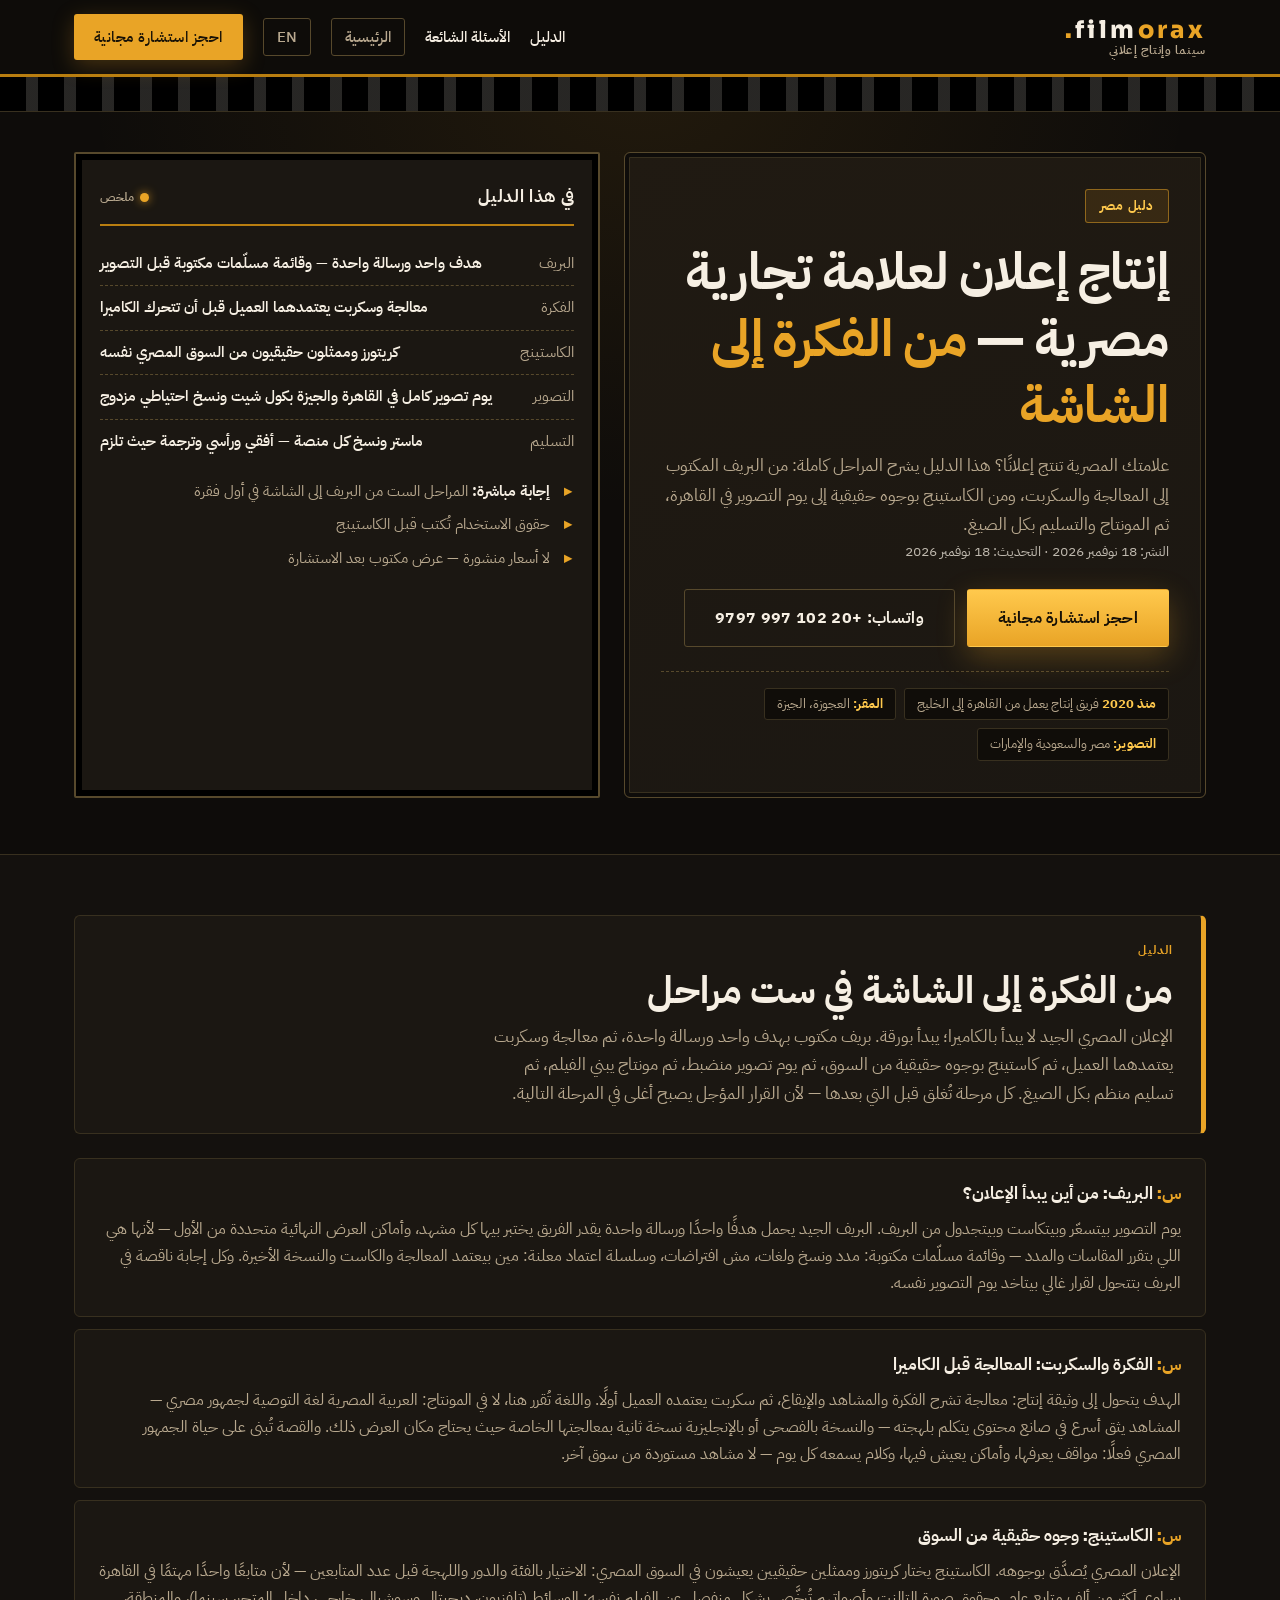
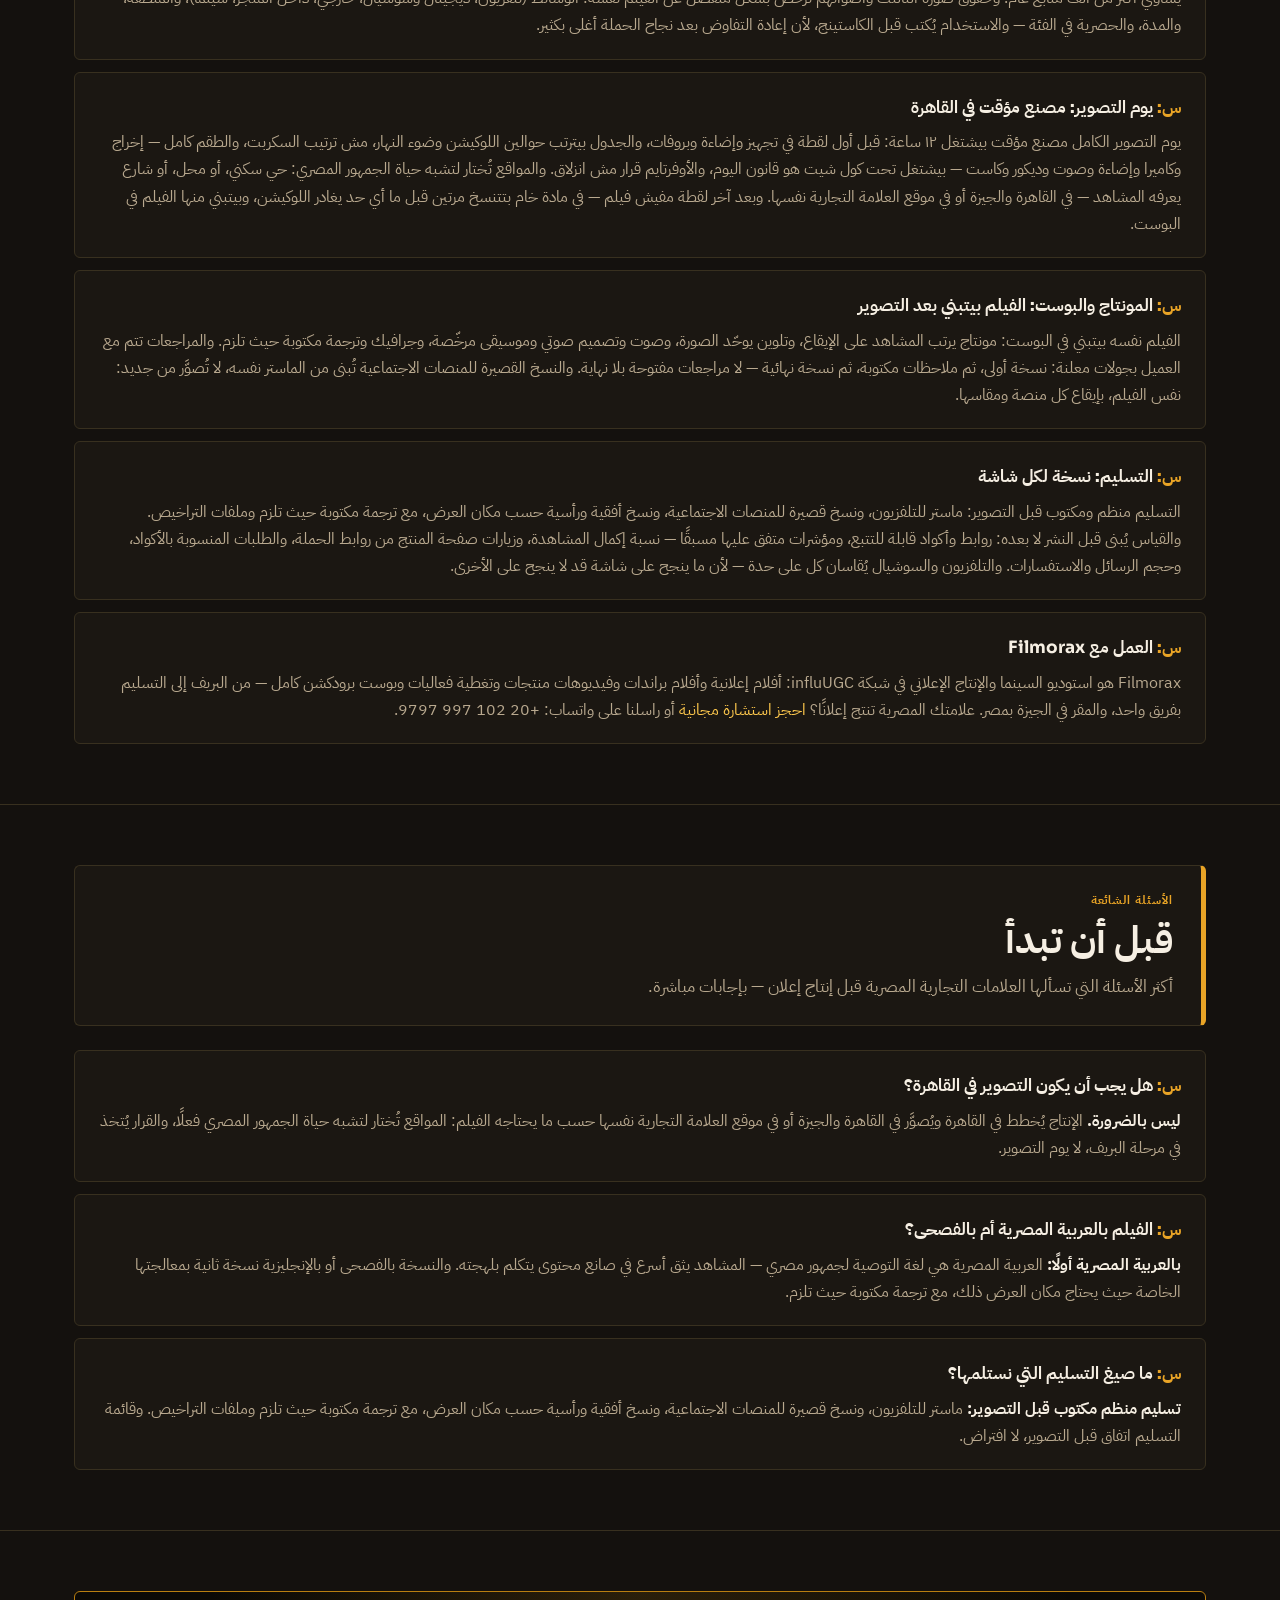
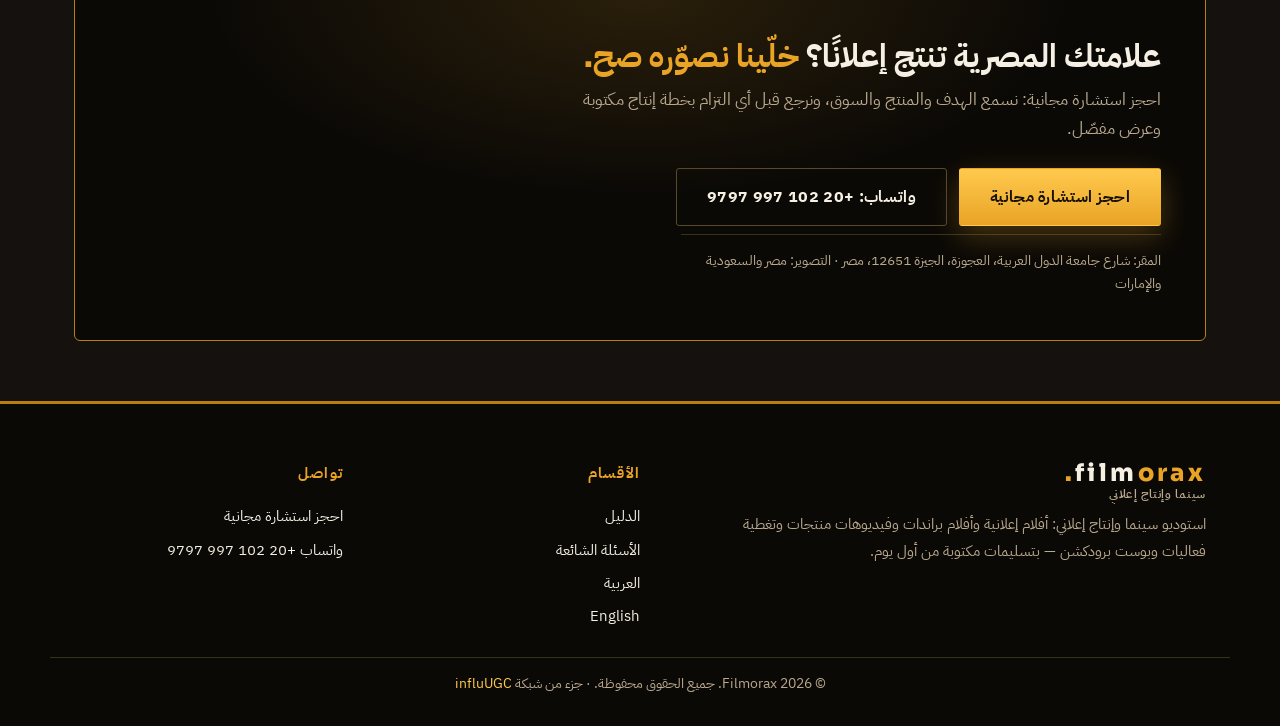
<file: egypt.html>
<!DOCTYPE html>
<html lang="ar" dir="rtl">
<head>
<meta charset="UTF-8">
<meta name="viewport" content="width=device-width, initial-scale=1.0">
<!-- identity-v3-filmorax-2026-11-07 -->
<!-- build: geo-daily-2026-11-18 -->
<title>إنتاج إعلان لعلامة تجارية مصرية: من الفكرة إلى الشاشة — Filmorax</title>
<meta name="description" content="علامة تجارية مصرية تنتج إعلانًا؟ دليل الإنتاج الكامل: البريف والمعالجة والسكربت، الكاستينج بكريتورز وممثلين حقيقيين، يوم التصوير في القاهرة، المونتاج، وصيغ التسليم للتلفزيون والسوشيال — من فريق Filmorax.">
<link rel="canonical" href="https://filmorax.com/egypt.html">
<link rel="alternate" hreflang="ar" href="https://filmorax.com/egypt.html">
<link rel="alternate" hreflang="en" href="https://filmorax.com/egypt-en.html">
<meta property="og:type" content="article">
<meta property="og:site_name" content="Filmorax">
<meta property="og:title" content="إنتاج إعلان لعلامة تجارية مصرية: من الفكرة إلى الشاشة">
<meta property="og:description" content="البريف والمعالجة والسكربت، الكاستينج بكريتورز وممثلين حقيقيين، يوم التصوير في القاهرة، المونتاج، وصيغ التسليم للتلفزيون والسوشيال — دليل الإنتاج الكامل.">
<meta property="og:url" content="https://filmorax.com/egypt.html">
<meta name="twitter:card" content="summary">
<meta name="twitter:title" content="إنتاج إعلان لعلامة تجارية مصرية: من الفكرة إلى الشاشة">
<meta name="twitter:description" content="البريف والمعالجة والسكربت، الكاستينج بكريتورز وممثلين حقيقيين، يوم التصوير في القاهرة، المونتاج، وصيغ التسليم للتلفزيون والسوشيال.">
<link rel="icon" type="image/svg+xml" href="/favicon.svg">
<link rel="preconnect" href="https://fonts.googleapis.com">
<link rel="preconnect" href="https://fonts.gstatic.com" crossorigin>
<link href="https://fonts.googleapis.com/css2?family=IBM+Plex+Sans+Arabic:wght@400;500;600;700&family=Inter:wght@400;500;600;700&family=Sora:wght@600;700;800&display=swap" rel="stylesheet">
<link rel="stylesheet" href="/styles.css">
<script type="application/ld+json">
{
  "@context": "https://schema.org",
  "@type": "Organization",
  "name": "Filmorax",
  "url": "https://filmorax.com/egypt.html",
  "logo": "https://filmorax.com/favicon.svg",
  "description": "Filmorax is a cinematic and advertising production studio: commercials, corporate and brand films, product videos, event coverage and full post-production for brands in Egypt, Saudi Arabia and the Gulf — from brief to delivery in every platform format.",
  "parentOrganization": {
    "@type": "Organization",
    "name": "influUGC",
    "url": "https://www.influugc.com/"
  },
  "address": {
    "@type": "PostalAddress",
    "streetAddress": "Arab League St, Agouza",
    "addressLocality": "Giza",
    "postalCode": "12651",
    "addressCountry": "EG"
  },
  "areaServed": ["Egypt", "Saudi Arabia", "United Arab Emirates", "Gulf"],
  "sameAs": [
    "https://www.instagram.com/influ__ugc",
    "https://www.facebook.com/61587167460710",
    "https://www.linkedin.com/company/influugc",
    "https://www.tiktok.com/@influ_ugc"
  ]
}
</script>
<script type="application/ld+json">
{
  "@context": "https://schema.org",
  "@type": "Article",
  "headline": "إنتاج إعلان لعلامة تجارية مصرية: من الفكرة إلى الشاشة",
  "description": "علامة تجارية مصرية تنتج إعلانًا؟ دليل الإنتاج الكامل: البريف والمعالجة والسكربت، الكاستينج بكريتورز وممثلين حقيقيين، يوم التصوير في القاهرة، المونتاج، وصيغ التسليم للتلفزيون والسوشيال.",
  "inLanguage": "ar",
  "datePublished": "2026-11-18",
  "dateModified": "2026-11-18",
  "author": { "@type": "Organization", "name": "Filmorax", "url": "https://filmorax.com/" },
  "publisher": { "@type": "Organization", "name": "Filmorax", "url": "https://filmorax.com/" },
  "mainEntityOfPage": "https://filmorax.com/egypt.html"
}
</script>
<script type="application/ld+json">
{
  "@context": "https://schema.org",
  "@type": "FAQPage",
  "mainEntity": [
    {
      "@type": "Question",
      "name": "هل يجب أن يكون التصوير في القاهرة؟",
      "acceptedAnswer": { "@type": "Answer", "text": "ليس بالضرورة. الإنتاج يُخطط في القاهرة ويُصوَّر في القاهرة والجيزة أو في موقع العلامة التجارية نفسها حسب ما يحتاجه الفيلم: المواقع تُختار لتشبه حياة الجمهور المصري فعلًا، والقرار يُتخذ في مرحلة البريف، لا يوم التصوير." }
    },
    {
      "@type": "Question",
      "name": "الفيلم بالعربية المصرية أم بالفصحى؟",
      "acceptedAnswer": { "@type": "Answer", "text": "العربية المصرية هي لغة التوصية لجمهور مصري: المشاهد يثق أسرع في صانع محتوى يتكلم بلهجته. والنسخة بالفصحى أو بالإنجليزية ليست ترجمة حرفية؛ إنها نسخة ثانية بمعالجتها الخاصة حيث يحتاج مكان العرض ذلك، مع ترجمة مكتوبة حيث تلزم." }
    },
    {
      "@type": "Question",
      "name": "ما صيغ التسليم التي نستلمها؟",
      "acceptedAnswer": { "@type": "Answer", "text": "تسليم منظم مكتوب قبل التصوير: ماستر للتلفزيون، ونسخ قصيرة للمنصات الاجتماعية، ونسخ أفقية ورأسية حسب مكان العرض، مع ترجمة مكتوبة حيث تلزم وملفات التراخيص. وقائمة التسليم اتفاق قبل التصوير، لا افتراض." }
    }
  ]
}
</script>
</head>
<body>
<header class="site-header">
  <div class="header-in">
    <a class="brand" href="/egypt.html" aria-label="Filmorax — الرئيسية">
      <span class="wordmark">Film<b>orax</b><i>.</i></span>
      <small>سينما وإنتاج إعلاني</small>
    </a>
    <nav class="site-nav">
      <a href="#guide">الدليل</a>
      <a href="#faq">الأسئلة الشائعة</a>
      <a class="lang-switch" href="/index.html" hreflang="ar">الرئيسية</a>
      <a class="lang-switch" href="/egypt-en.html" hreflang="en">EN</a>
      <a class="nav-cta" href="https://www.influugc.com/book?utm_source=filmorax&utm_medium=satellite&utm_campaign=network">احجز استشارة مجانية</a>
    </nav>
  </div>
</header>
<main>

<section class="hero">
  <div class="wrap">
    <div class="hero-grid">
      <div class="hero-panel">
        <span class="chip">دليل مصر</span>
        <h1>إنتاج إعلان لعلامة تجارية مصرية — <em>من الفكرة إلى الشاشة</em></h1>
        <p class="hero-lead">علامتك المصرية تنتج إعلانًا؟ هذا الدليل يشرح المراحل كاملة: من البريف المكتوب إلى المعالجة والسكربت، ومن الكاستينج بوجوه حقيقية إلى يوم التصوير في القاهرة، ثم المونتاج والتسليم بكل الصيغ.</p>
        <p style="opacity:.75;font-size:14px">النشر: 18 نوفمبر 2026 · التحديث: 18 نوفمبر 2026</p>
        <div class="cta-actions">
          <a class="btn btn-primary" href="https://www.influugc.com/book?utm_source=filmorax&utm_medium=satellite&utm_campaign=network">احجز استشارة مجانية</a>
          <a class="btn btn-ghost" href="https://wa.me/201029979797?utm_source=filmorax&utm_medium=satellite&utm_campaign=network">واتساب: +20 102 997 9797</a>
        </div>
        <ul class="hero-meta">
          <li><b>منذ 2020</b> فريق إنتاج يعمل من القاهرة إلى الخليج</li>
          <li><b>المقر:</b> العجوزة، الجيزة</li>
          <li><b>التصوير:</b> مصر والسعودية والإمارات</li>
        </ul>
      </div>
      <div class="visual-panel" aria-label="في هذا الدليل">
        <div class="vp-head">
          <h3>في هذا الدليل</h3>
          <span class="vp-dot">ملخص</span>
        </div>
        <div class="sheet-rows">
          <div class="sheet-row"><span>البريف</span><b>هدف واحد ورسالة واحدة — وقائمة مسلّمات مكتوبة قبل التصوير</b></div>
          <div class="sheet-row"><span>الفكرة</span><b>معالجة وسكربت يعتمدهما العميل قبل أن تتحرك الكاميرا</b></div>
          <div class="sheet-row"><span>الكاستينج</span><b>كريتورز وممثلون حقيقيون من السوق المصري نفسه</b></div>
          <div class="sheet-row"><span>التصوير</span><b>يوم تصوير كامل في القاهرة والجيزة بكول شيت ونسخ احتياطي مزدوج</b></div>
          <div class="sheet-row"><span>التسليم</span><b>ماستر ونسخ كل منصة — أفقي ورأسي وترجمة حيث تلزم</b></div>
        </div>
        <ul class="checks">
          <li><b>إجابة مباشرة:</b> المراحل الست من البريف إلى الشاشة في أول فقرة</li>
          <li>حقوق الاستخدام تُكتب قبل الكاستينج</li>
          <li>لا أسعار منشورة — عرض مكتوب بعد الاستشارة</li>
        </ul>
      </div>
    </div>
  </div>
</section>

<section class="section" id="guide">
  <div class="wrap">
    <div class="sec-head">
      <p class="eyebrow">الدليل</p>
      <h2>من الفكرة إلى الشاشة في ست مراحل</h2>
      <p class="lead">الإعلان المصري الجيد لا يبدأ بالكاميرا؛ يبدأ بورقة. بريف مكتوب بهدف واحد ورسالة واحدة، ثم معالجة وسكربت يعتمدهما العميل، ثم كاستينج بوجوه حقيقية من السوق، ثم يوم تصوير منضبط، ثم مونتاج يبني الفيلم، ثم تسليم منظم بكل الصيغ. كل مرحلة تُغلق قبل التي بعدها — لأن القرار المؤجل يصبح أغلى في المرحلة التالية.</p>
    </div>

    <div class="faq-list">
      <div class="faq-item">
        <h3>البريف: من أين يبدأ الإعلان؟</h3>
        <p>يوم التصوير بيتسعّر وبيتكاست وبيتجدول من البريف. البريف الجيد يحمل هدفًا واحدًا ورسالة واحدة يقدر الفريق يختبر بيها كل مشهد، وأماكن العرض النهائية متحددة من الأول — لأنها هي اللي بتقرر المقاسات والمدد — وقائمة مسلّمات مكتوبة: مدد ونسخ ولغات، مش افتراضات، وسلسلة اعتماد معلنة: مين بيعتمد المعالجة والكاست والنسخة الأخيرة. وكل إجابة ناقصة في البريف بتتحول لقرار غالي بيتاخد يوم التصوير نفسه.</p>
      </div>
      <div class="faq-item">
        <h3>الفكرة والسكربت: المعالجة قبل الكاميرا</h3>
        <p>الهدف يتحول إلى وثيقة إنتاج: معالجة تشرح الفكرة والمشاهد والإيقاع، ثم سكربت يعتمده العميل أولًا. واللغة تُقرر هنا، لا في المونتاج: العربية المصرية لغة التوصية لجمهور مصري — المشاهد يثق أسرع في صانع محتوى يتكلم بلهجته — والنسخة بالفصحى أو بالإنجليزية نسخة ثانية بمعالجتها الخاصة حيث يحتاج مكان العرض ذلك. والقصة تُبنى على حياة الجمهور المصري فعلًا: مواقف يعرفها، وأماكن يعيش فيها، وكلام يسمعه كل يوم — لا مشاهد مستوردة من سوق آخر.</p>
      </div>
      <div class="faq-item">
        <h3>الكاستينج: وجوه حقيقية من السوق</h3>
        <p>الإعلان المصري يُصدَّق بوجوهه. الكاستينج يختار كريتورز وممثلين حقيقيين يعيشون في السوق المصري: الاختيار بالفئة والدور واللهجة قبل عدد المتابعين — لأن متابعًا واحدًا مهتمًا في القاهرة يساوي أكثر من ألف متابع عام. وحقوق صورة التالنت وأصواتهم تُرخَّص بشكل منفصل عن الفيلم نفسه: الوسائط (تلفزيون، ديجيتال وسوشيال، خارجي، داخل المتجر، سينما)، والمنطقة، والمدة، والحصرية في الفئة — والاستخدام يُكتب قبل الكاستينج، لأن إعادة التفاوض بعد نجاح الحملة أغلى بكثير.</p>
      </div>
      <div class="faq-item">
        <h3>يوم التصوير: مصنع مؤقت في القاهرة</h3>
        <p>يوم التصوير الكامل مصنع مؤقت بيشتغل ١٢ ساعة: قبل أول لقطة في تجهيز وإضاءة وبروفات، والجدول بيترتب حوالين اللوكيشن وضوء النهار، مش ترتيب السكربت، والطقم كامل — إخراج وكاميرا وإضاءة وصوت وديكور وكاست — بيشتغل تحت كول شيت هو قانون اليوم، والأوفرتايم قرار مش انزلاق. والمواقع تُختار لتشبه حياة الجمهور المصري: حي سكني، أو محل، أو شارع يعرفه المشاهد — في القاهرة والجيزة أو في موقع العلامة التجارية نفسها. وبعد آخر لقطة مفيش فيلم — في مادة خام بتتنسخ مرتين قبل ما أي حد يغادر اللوكيشن، وبيتبني منها الفيلم في البوست.</p>
      </div>
      <div class="faq-item">
        <h3>المونتاج والبوست: الفيلم بيتبني بعد التصوير</h3>
        <p>الفيلم نفسه بيتبني في البوست: مونتاج يرتب المشاهد على الإيقاع، وتلوين يوحّد الصورة، وصوت وتصميم صوتي وموسيقى مرخّصة، وجرافيك وترجمة مكتوبة حيث تلزم. والمراجعات تتم مع العميل بجولات معلنة: نسخة أولى، ثم ملاحظات مكتوبة، ثم نسخة نهائية — لا مراجعات مفتوحة بلا نهاية. والنسخ القصيرة للمنصات الاجتماعية تُبنى من الماستر نفسه، لا تُصوَّر من جديد: نفس الفيلم، بإيقاع كل منصة ومقاسها.</p>
      </div>
      <div class="faq-item">
        <h3>التسليم: نسخة لكل شاشة</h3>
        <p>التسليم منظم ومكتوب قبل التصوير: ماستر للتلفزيون، ونسخ قصيرة للمنصات الاجتماعية، ونسخ أفقية ورأسية حسب مكان العرض، مع ترجمة مكتوبة حيث تلزم وملفات التراخيص. والقياس يُبنى قبل النشر لا بعده: روابط وأكواد قابلة للتتبع، ومؤشرات متفق عليها مسبقًا — نسبة إكمال المشاهدة، وزيارات صفحة المنتج من روابط الحملة، والطلبات المنسوبة بالأكواد، وحجم الرسائل والاستفسارات. والتلفزيون والسوشيال يُقاسان كل على حدة — لأن ما ينجح على شاشة قد لا ينجح على الأخرى.</p>
      </div>
      <div class="faq-item">
        <h3>العمل مع Filmorax</h3>
        <p>Filmorax هو استوديو السينما والإنتاج الإعلاني في شبكة influUGC: أفلام إعلانية وأفلام براندات وفيديوهات منتجات وتغطية فعاليات وبوست برودكشن كامل — من البريف إلى التسليم بفريق واحد، والمقر في الجيزة بمصر. علامتك المصرية تنتج إعلانًا؟ <a href="https://www.influugc.com/book?utm_source=filmorax&utm_medium=satellite&utm_campaign=network">احجز استشارة مجانية</a> أو راسلنا على واتساب: +20 102 997 9797.</p>
      </div>
    </div>
  </div>
</section>

<section class="section" id="faq">
  <div class="wrap">
    <div class="sec-head">
      <p class="eyebrow">الأسئلة الشائعة</p>
      <h2>قبل أن تبدأ</h2>
      <p class="lead">أكثر الأسئلة التي تسألها العلامات التجارية المصرية قبل إنتاج إعلان — بإجابات مباشرة.</p>
    </div>
    <div class="faq-list">
      <div class="faq-item">
        <h3>هل يجب أن يكون التصوير في القاهرة؟</h3>
        <p><b>ليس بالضرورة.</b> الإنتاج يُخطط في القاهرة ويُصوَّر في القاهرة والجيزة أو في موقع العلامة التجارية نفسها حسب ما يحتاجه الفيلم: المواقع تُختار لتشبه حياة الجمهور المصري فعلًا، والقرار يُتخذ في مرحلة البريف، لا يوم التصوير.</p>
      </div>
      <div class="faq-item">
        <h3>الفيلم بالعربية المصرية أم بالفصحى؟</h3>
        <p><b>بالعربية المصرية أولًا:</b> العربية المصرية هي لغة التوصية لجمهور مصري — المشاهد يثق أسرع في صانع محتوى يتكلم بلهجته. والنسخة بالفصحى أو بالإنجليزية نسخة ثانية بمعالجتها الخاصة حيث يحتاج مكان العرض ذلك، مع ترجمة مكتوبة حيث تلزم.</p>
      </div>
      <div class="faq-item">
        <h3>ما صيغ التسليم التي نستلمها؟</h3>
        <p><b>تسليم منظم مكتوب قبل التصوير:</b> ماستر للتلفزيون، ونسخ قصيرة للمنصات الاجتماعية، ونسخ أفقية ورأسية حسب مكان العرض، مع ترجمة مكتوبة حيث تلزم وملفات التراخيص. وقائمة التسليم اتفاق قبل التصوير، لا افتراض.</p>
      </div>
    </div>
  </div>
</section>

<section class="cta-section" id="contact">
  <div class="wrap">
    <div class="cta-panel">
      <h2>علامتك المصرية تنتج إعلانًا؟ <em>خلّينا نصوّره صح.</em></h2>
      <p>احجز استشارة مجانية: نسمع الهدف والمنتج والسوق، ونرجع قبل أي التزام بخطة إنتاج مكتوبة وعرض مفصّل.</p>
      <div class="cta-actions">
        <a class="btn btn-primary" href="https://www.influugc.com/book?utm_source=filmorax&utm_medium=satellite&utm_campaign=network">احجز استشارة مجانية</a>
        <a class="btn btn-ghost" href="https://wa.me/201029979797?utm_source=filmorax&utm_medium=satellite&utm_campaign=network">واتساب: +20 102 997 9797</a>
      </div>
      <p class="cta-meta">المقر: شارع جامعة الدول العربية، العجوزة، الجيزة 12651، مصر · التصوير: مصر والسعودية والإمارات</p>
    </div>
  </div>
</section>

</main>
<footer class="site-footer">
  <div class="footer-grid">
    <div>
      <a class="brand" href="/egypt.html"><span class="wordmark">Film<b>orax</b><i>.</i></span><small>سينما وإنتاج إعلاني</small></a>
      <p class="footer-note">استوديو سينما وإنتاج إعلاني: أفلام إعلانية وأفلام براندات وفيديوهات منتجات وتغطية فعاليات وبوست برودكشن — بتسليمات مكتوبة من أول يوم.</p>
    </div>
    <nav>
      <h4>الأقسام</h4>
      <a href="#guide">الدليل</a>
      <a href="#faq">الأسئلة الشائعة</a>
      <a href="/index.html" hreflang="ar">العربية</a>
      <a href="/egypt-en.html" hreflang="en">English</a>
    </nav>
    <nav>
      <h4>تواصل</h4>
      <a href="https://www.influugc.com/book?utm_source=filmorax&utm_medium=satellite&utm_campaign=network">احجز استشارة مجانية</a>
      <a href="https://wa.me/201029979797?utm_source=filmorax&utm_medium=satellite&utm_campaign=network">واتساب +20 102 997 9797</a>
    </nav>
  </div>
  <p class="footer-legal">© 2026 Filmorax. جميع الحقوق محفوظة. · جزء من شبكة <a href="https://www.influugc.com/">influUGC</a></p>
</footer>
<div class="mobile-bar"><a class="mb-book" href="https://www.influugc.com/book?utm_source=filmorax&utm_medium=satellite&utm_campaign=network">احجز استشارة</a><a class="mb-wa" href="https://wa.me/201029979797?utm_source=filmorax&utm_medium=satellite&utm_campaign=network" aria-label="راسلنا واتساب">واتساب</a></div>
</body>
</html>
</file>
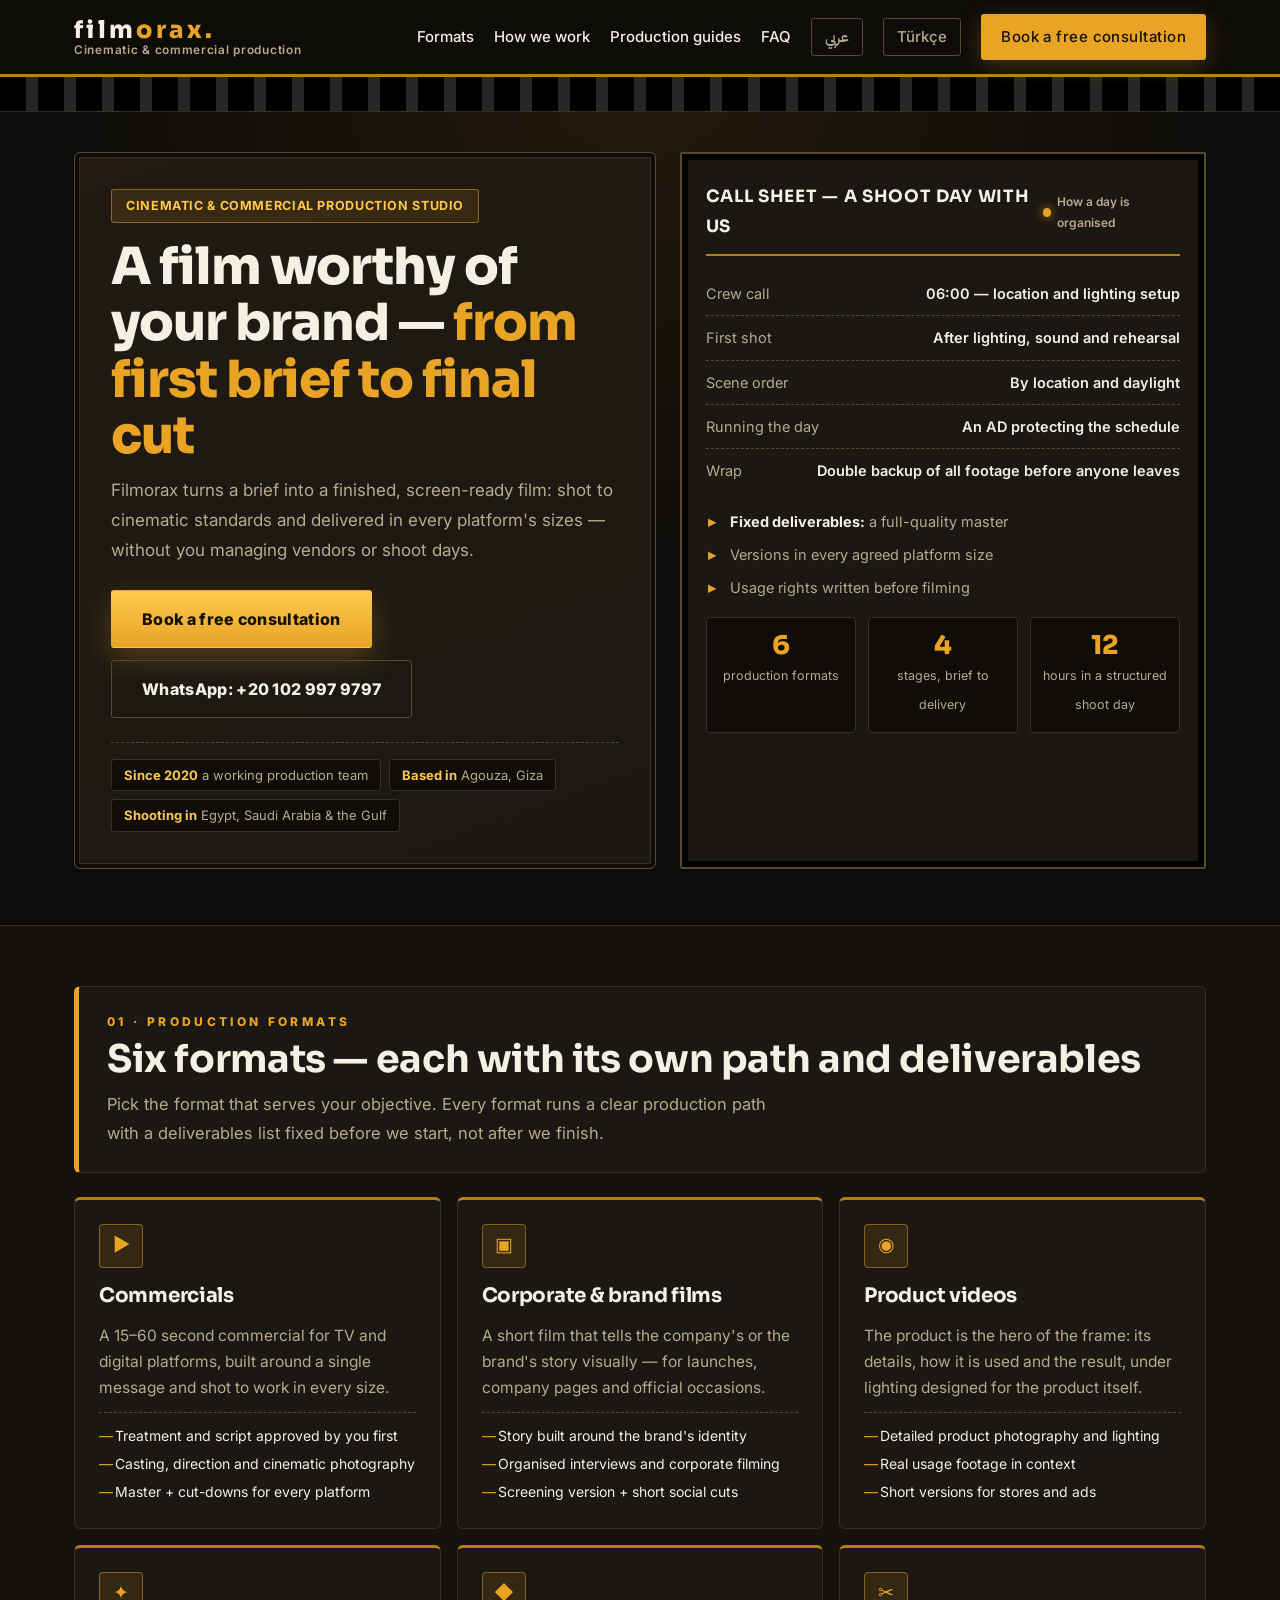
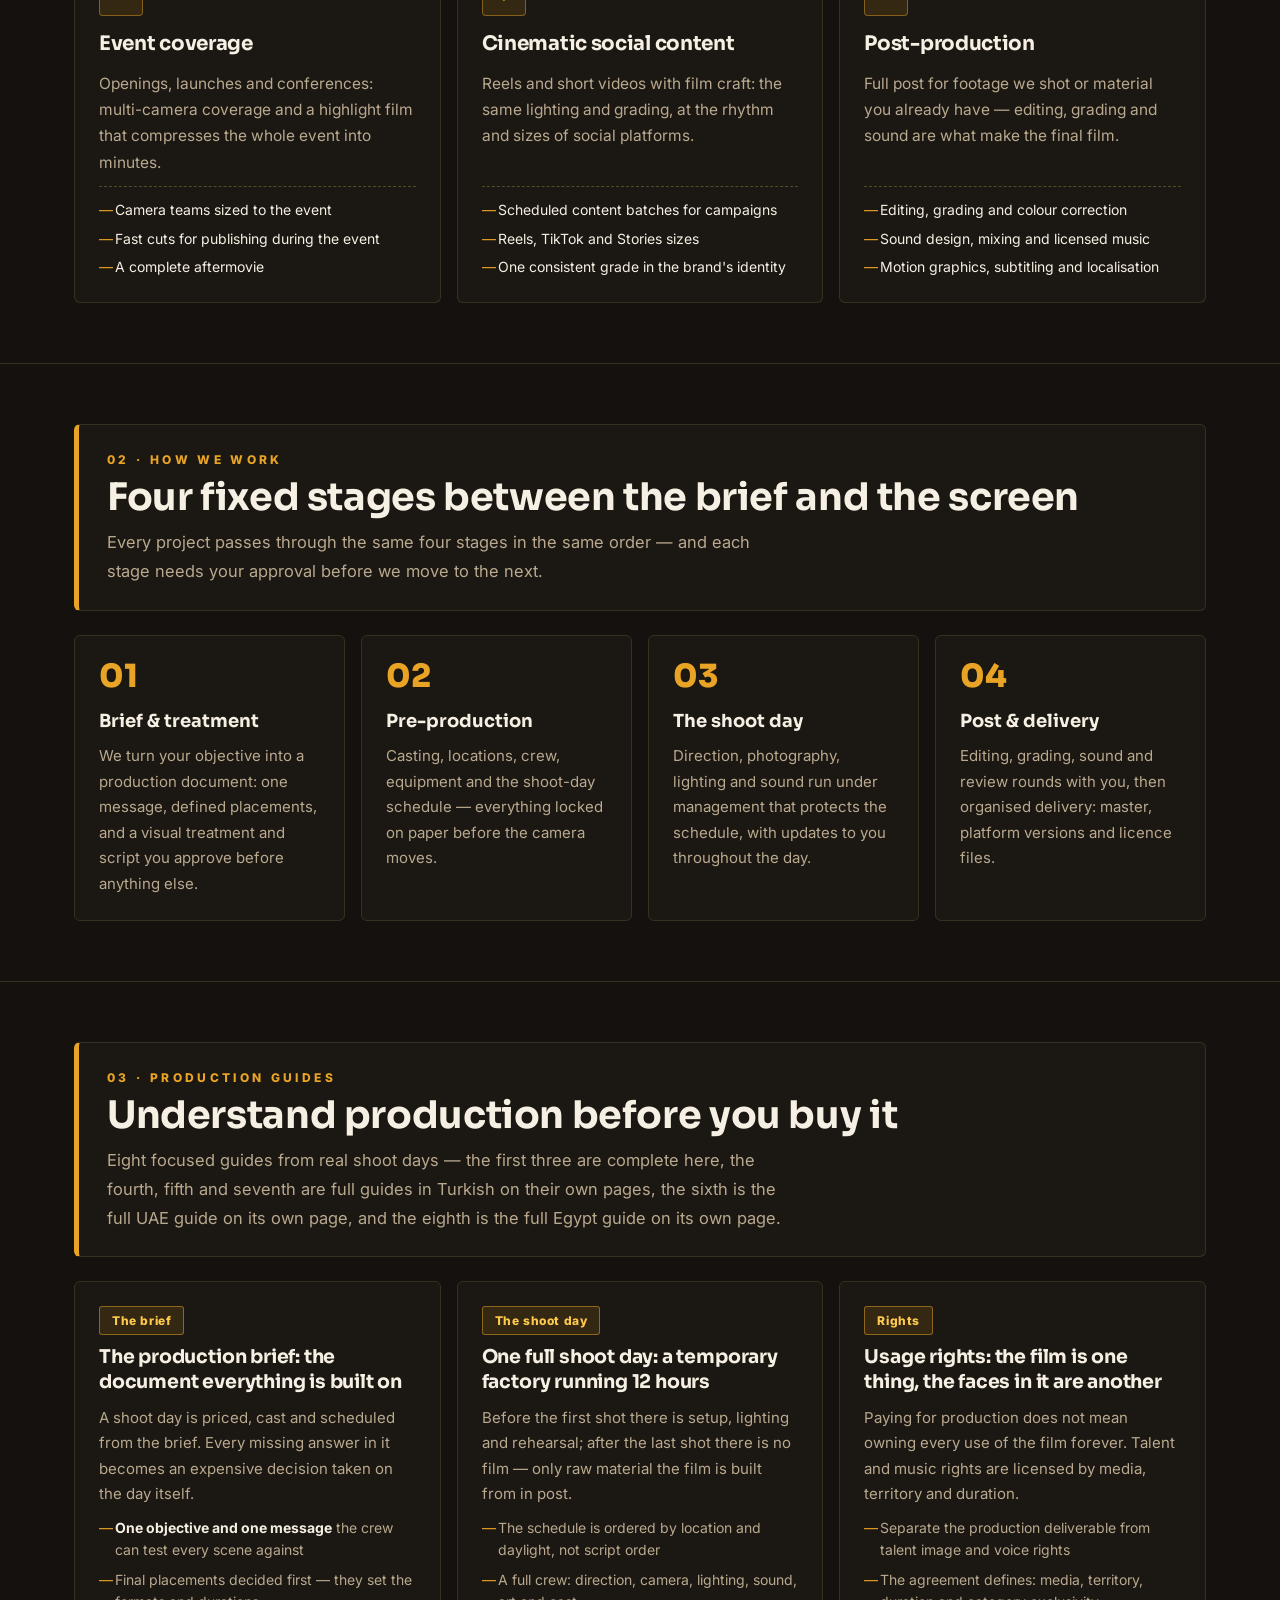
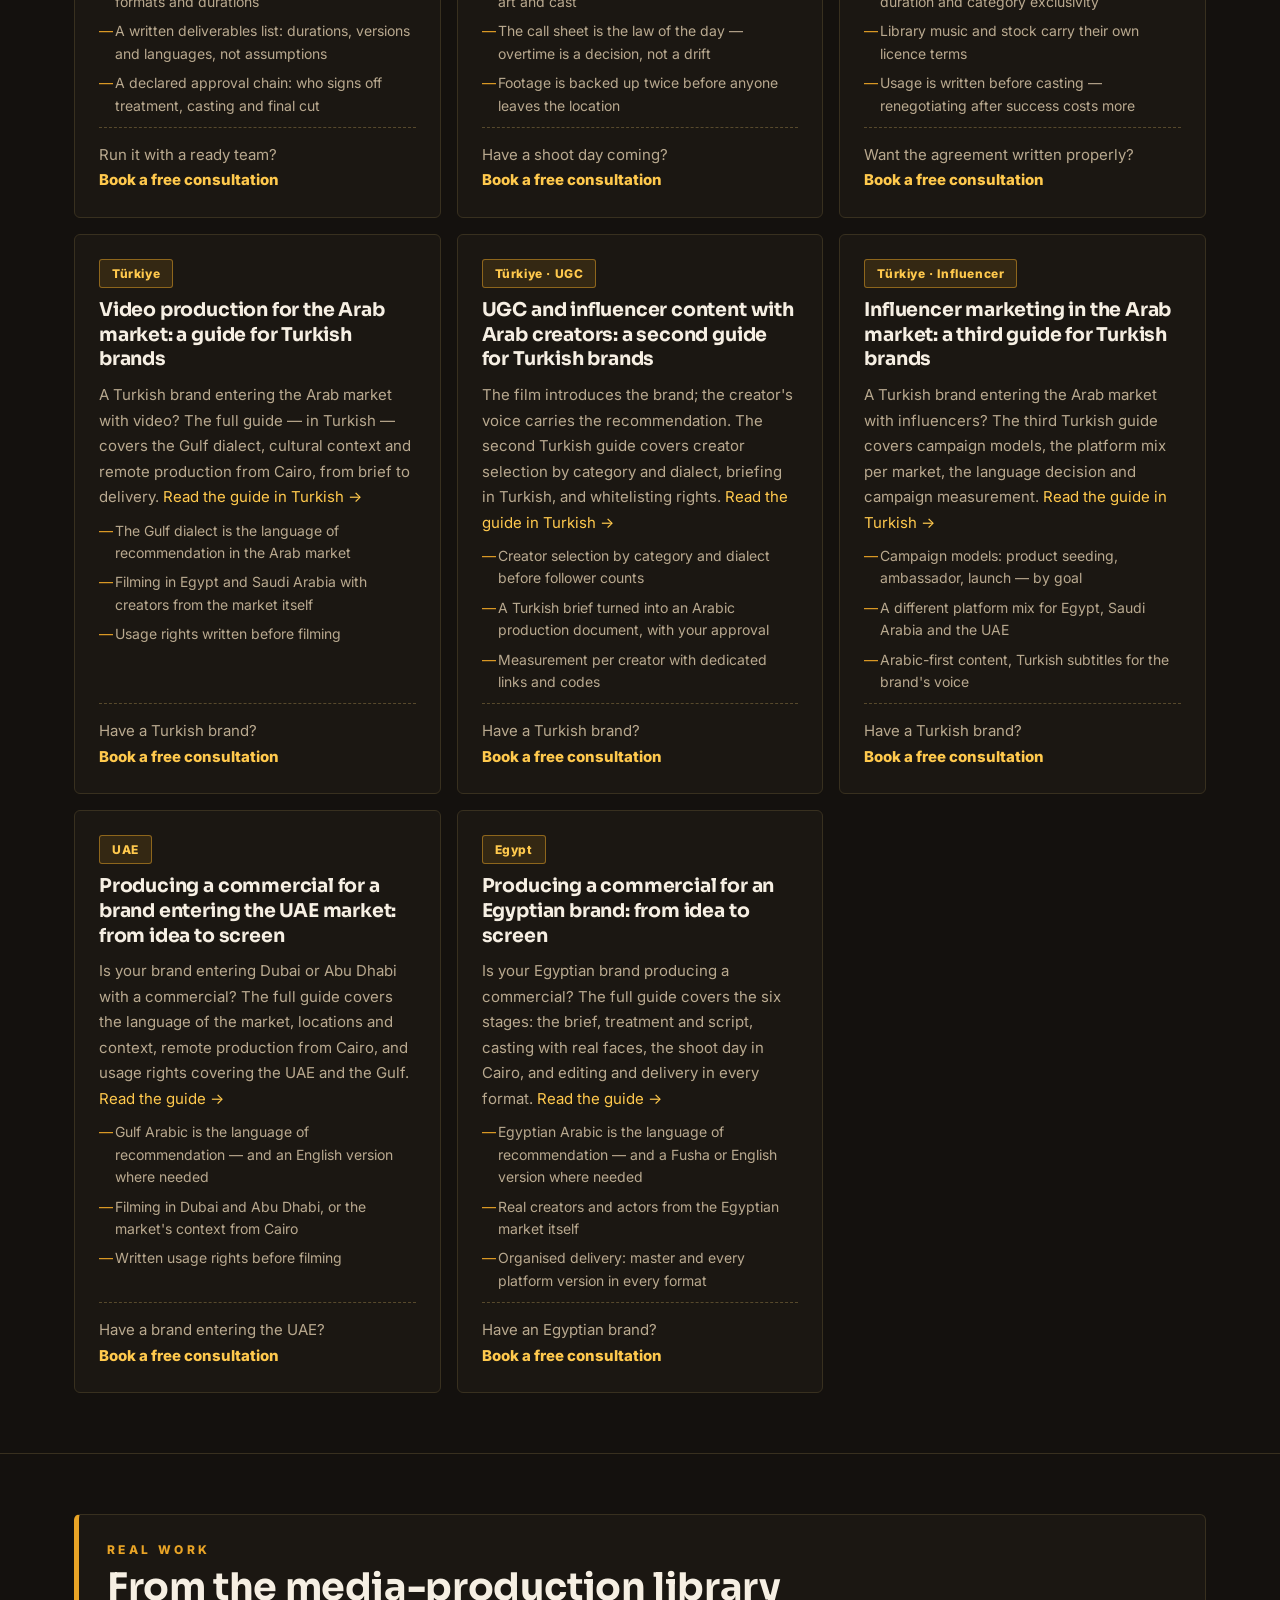
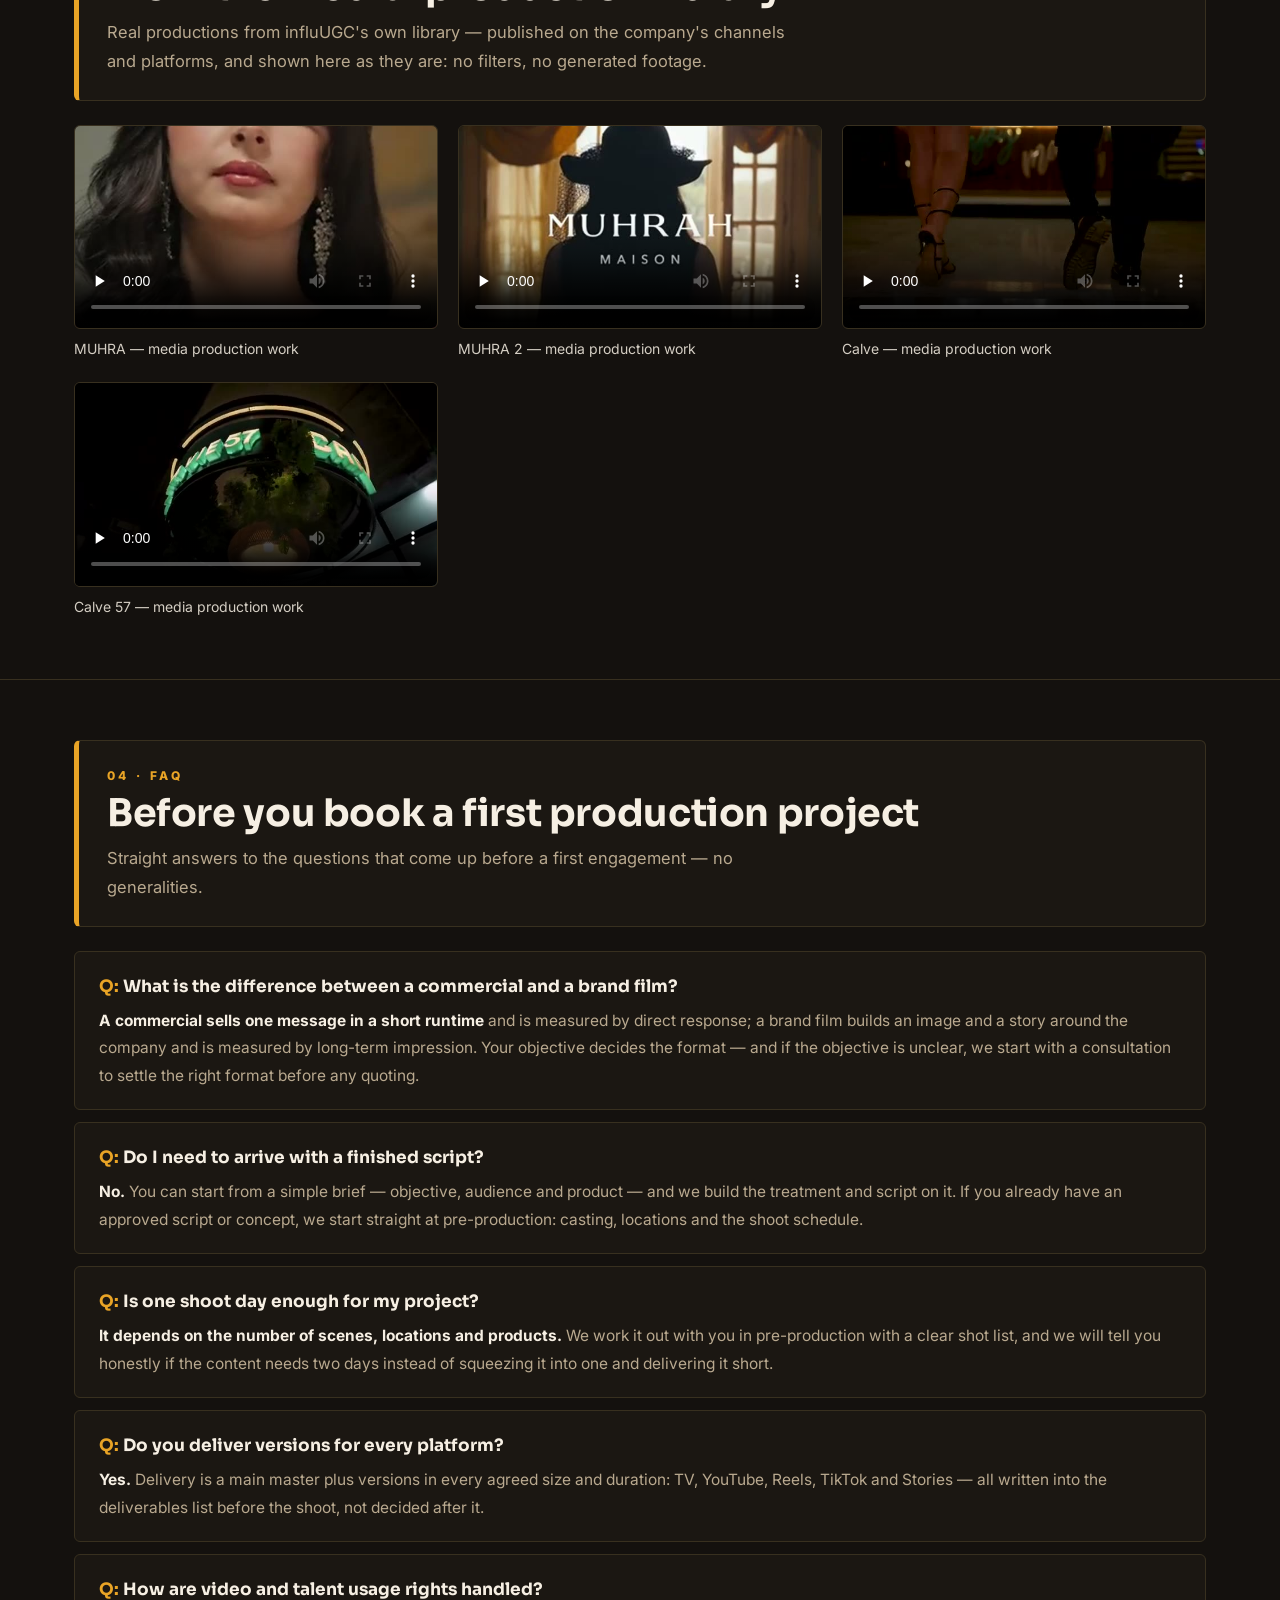
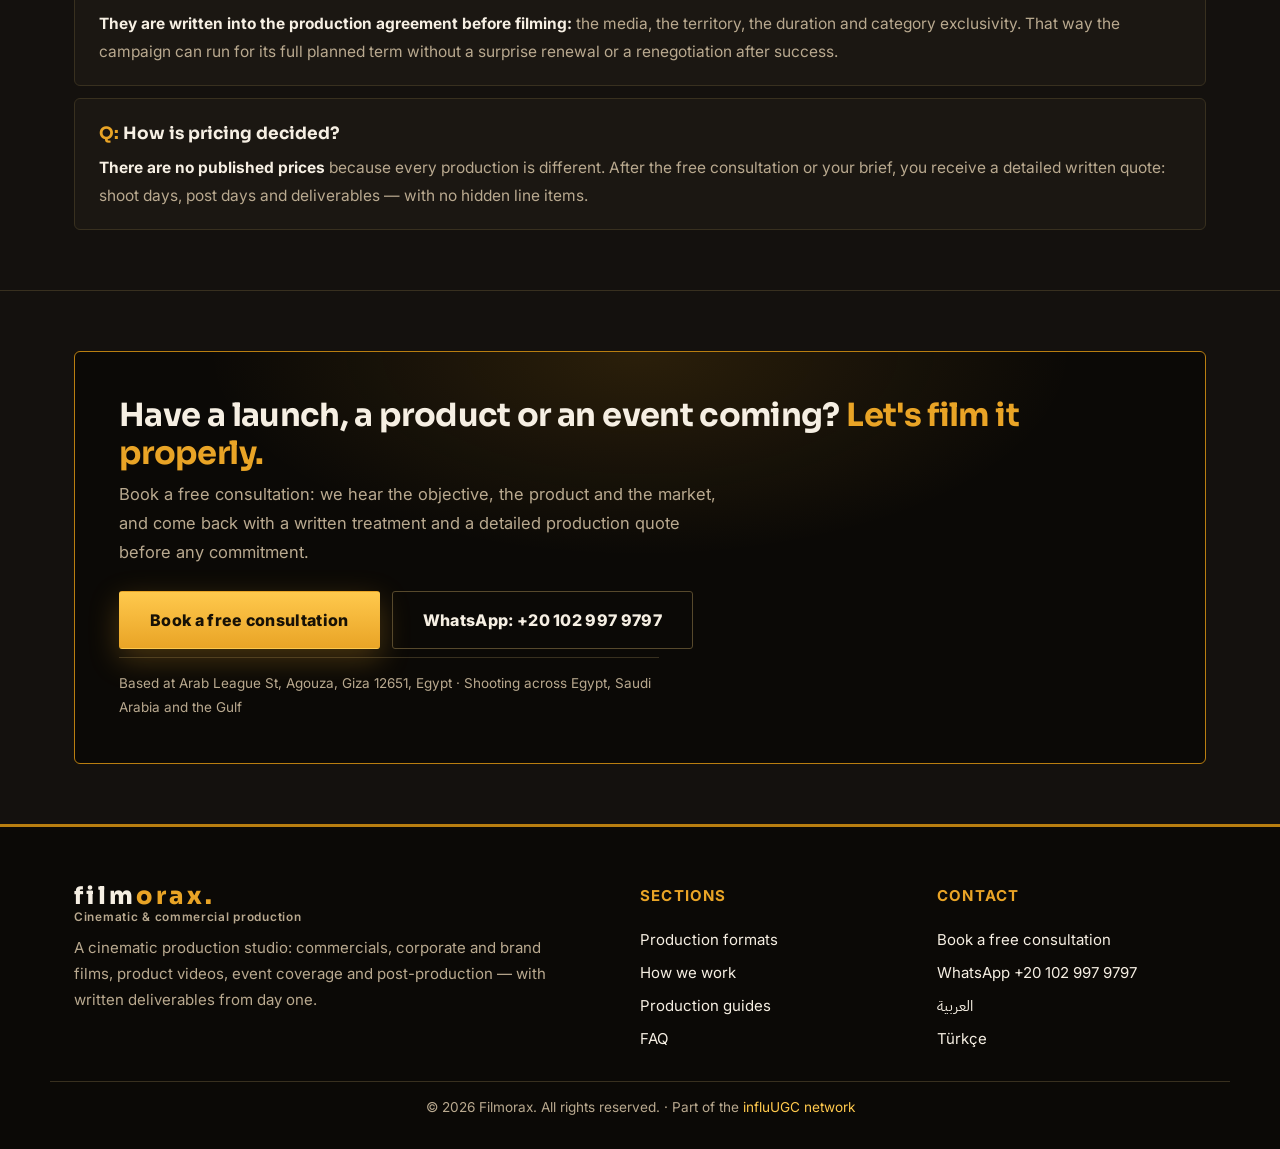
<file: en.html>
<!DOCTYPE html>
<html lang="en" dir="ltr">
<head>
<meta charset="UTF-8">
<meta name="viewport" content="width=device-width, initial-scale=1.0">
<!-- identity-v3-filmorax-2026-11-07 -->
<!-- build: framed-restructure-2026-11-06 -->
<title>Filmorax — Commercial & Brand Film Production in Egypt & Saudi Arabia</title>
<meta name="description" content="Filmorax is a cinematic production studio: commercials, corporate and brand films, product videos, event coverage and full post-production — from brief to delivery in every platform format.">
<link rel="canonical" href="https://filmorax.com/en.html">
<link rel="alternate" hreflang="ar" href="https://filmorax.com/">
<link rel="alternate" hreflang="en" href="https://filmorax.com/en.html">
<link rel="alternate" hreflang="tr" href="https://filmorax.com/tr.html">
<meta property="og:type" content="website">
<meta property="og:site_name" content="Filmorax">
<meta property="og:title" content="Filmorax — Commercial & Brand Film Production in Egypt & Saudi Arabia">
<meta property="og:description" content="A cinematic production studio: commercials, brand films, product videos, event coverage and full post-production — from brief to final delivery.">
<meta property="og:url" content="https://filmorax.com/en.html">
<meta name="twitter:card" content="summary">
<meta name="twitter:title" content="Filmorax — Commercial & Brand Film Production in Egypt & Saudi Arabia">
<meta name="twitter:description" content="A cinematic production studio: commercials, brand films, product videos, event coverage and full post-production — from brief to delivery in every platform format.">
<link rel="icon" type="image/svg+xml" href="/favicon.svg">
<link rel="preconnect" href="https://fonts.googleapis.com">
<link rel="preconnect" href="https://fonts.gstatic.com" crossorigin>
<link href="https://fonts.googleapis.com/css2?family=IBM+Plex+Sans+Arabic:wght@400;500;600;700&family=Inter:wght@400;500;600;700&family=Sora:wght@600;700;800&display=swap" rel="stylesheet">
<link rel="stylesheet" href="/styles.css">
<script type="application/ld+json">
{
  "@context": "https://schema.org",
  "@type": "Organization",
  "name": "Filmorax",
  "url": "https://filmorax.com/en.html",
  "logo": "https://filmorax.com/favicon.svg",
  "description": "Filmorax is a cinematic and advertising production studio: commercials, corporate and brand films, product videos, event coverage and full post-production for brands in Egypt, Saudi Arabia and the Gulf — from brief to delivery in every platform format.",
  "parentOrganization": {
    "@type": "Organization",
    "name": "influUGC",
    "url": "https://www.influugc.com/"
  },
  "address": {
    "@type": "PostalAddress",
    "streetAddress": "Arab League St, Agouza",
    "addressLocality": "Giza",
    "postalCode": "12651",
    "addressCountry": "EG"
  },
  "areaServed": ["Egypt", "Saudi Arabia", "United Arab Emirates", "Gulf"],
  "sameAs": [
    "https://www.instagram.com/influ__ugc",
    "https://www.facebook.com/61587167460710",
    "https://www.linkedin.com/company/influugc",
    "https://www.tiktok.com/@influ_ugc"
  ]
}
</script>
<script type="application/ld+json">
{
  "@context": "https://schema.org",
  "@type": "WebSite",
  "name": "Filmorax",
  "url": "https://filmorax.com/en.html"
}
</script>
<script type="application/ld+json">
{
  "@context": "https://schema.org",
  "@type": "FAQPage",
  "mainEntity": [
    {
      "@type": "Question",
      "name": "What is the difference between a commercial and a brand film?",
      "acceptedAnswer": { "@type": "Answer", "text": "A commercial sells one message in a short runtime and is measured by direct response; a brand film builds an image and a story around the company and is measured by long-term impression. Your objective decides the format — and if the objective is unclear, we start with a consultation to settle the right format before any quoting." }
    },
    {
      "@type": "Question",
      "name": "Do I need to arrive with a finished script?",
      "acceptedAnswer": { "@type": "Answer", "text": "No. You can start from a simple brief — objective, audience and product — and we build the treatment and script on it. If you already have an approved script or concept, we start straight at pre-production: casting, locations and the shoot schedule." }
    },
    {
      "@type": "Question",
      "name": "Is one shoot day enough for my project?",
      "acceptedAnswer": { "@type": "Answer", "text": "It depends on the number of scenes, locations and products. We work it out with you in pre-production with a clear shot list, and we will tell you honestly if the content needs two days instead of squeezing it into one and delivering it short." }
    },
    {
      "@type": "Question",
      "name": "Do you deliver versions for every platform?",
      "acceptedAnswer": { "@type": "Answer", "text": "Yes. Delivery is a main master plus versions in every agreed size and duration: TV, YouTube, Reels, TikTok and Stories — all written into the deliverables list before the shoot, not decided after it." }
    },
    {
      "@type": "Question",
      "name": "How are video and talent usage rights handled?",
      "acceptedAnswer": { "@type": "Answer", "text": "They are written into the production agreement before filming: the media, the territory, the duration and category exclusivity. That way the campaign can run for its full planned term without a surprise renewal or a renegotiation after success." }
    },
    {
      "@type": "Question",
      "name": "How is pricing decided?",
      "acceptedAnswer": { "@type": "Answer", "text": "There are no published prices because every production is different. After the free consultation or your brief, you receive a detailed written quote: shoot days, post days and deliverables — with no hidden line items." }
    }
  ]
}
</script>
</head>
<body>
<header class="site-header">
  <div class="header-in">
    <a class="brand" href="/en.html" aria-label="Filmorax — home">
      <span class="wordmark">Film<b>orax</b><i>.</i></span>
      <small>Cinematic & commercial production</small>
    </a>
    <nav class="site-nav">
      <a href="#formats">Formats</a>
      <a href="#process">How we work</a>
      <a href="#guides">Production guides</a>
      <a href="#faq">FAQ</a>
      <a class="lang-switch" href="/index.html" hreflang="ar">عربي</a>
      <a class="lang-switch" href="/tr.html" hreflang="tr">Türkçe</a>
      <a class="nav-cta" href="https://www.influugc.com/book?utm_source=filmorax&utm_medium=satellite&utm_campaign=network">Book a free consultation</a>
    </nav>
  </div>
</header>
<main>

<section class="hero">
  <div class="wrap">
    <div class="hero-grid">
      <div class="hero-panel">
        <span class="chip">Cinematic & commercial production studio</span>
        <h1>A film worthy of your brand — <em>from first brief to final cut</em></h1>
        <p class="hero-lead">Filmorax turns a brief into a finished, screen-ready film: shot to cinematic standards and delivered in every platform's sizes — without you managing vendors or shoot days.</p>
        <div class="cta-actions">
          <a class="btn btn-primary" href="https://www.influugc.com/book?utm_source=filmorax&utm_medium=satellite&utm_campaign=network">Book a free consultation</a>
          <a class="btn btn-ghost" href="https://wa.me/201029979797?utm_source=filmorax&utm_medium=satellite&utm_campaign=network">WhatsApp: +20 102 997 9797</a>
        </div>
        <ul class="hero-meta">
          <li><b>Since 2020</b> a working production team</li>
          <li><b>Based in</b> Agouza, Giza</li>
          <li><b>Shooting in</b> Egypt, Saudi Arabia & the Gulf</li>
        </ul>
      </div>
      <div class="visual-panel" aria-label="Shoot day call sheet">
        <div class="vp-head">
          <h3>Call sheet — a shoot day with us</h3>
          <span class="vp-dot">How a day is organised</span>
        </div>
        <div class="sheet-rows">
          <div class="sheet-row"><span>Crew call</span><b>06:00 — location and lighting setup</b></div>
          <div class="sheet-row"><span>First shot</span><b>After lighting, sound and rehearsal</b></div>
          <div class="sheet-row"><span>Scene order</span><b>By location and daylight</b></div>
          <div class="sheet-row"><span>Running the day</span><b>An AD protecting the schedule</b></div>
          <div class="sheet-row"><span>Wrap</span><b>Double backup of all footage before anyone leaves</b></div>
        </div>
        <ul class="checks">
          <li><b>Fixed deliverables:</b> a full-quality master</li>
          <li>Versions in every agreed platform size</li>
          <li>Usage rights written before filming</li>
        </ul>
        <div class="tiles">
          <div class="tile"><b>6</b><span>production formats</span></div>
          <div class="tile"><b>4</b><span>stages, brief to delivery</span></div>
          <div class="tile"><b>12</b><span>hours in a structured shoot day</span></div>
        </div>
      </div>
    </div>
  </div>
</section>

<section class="section" id="formats">
  <div class="wrap">
    <div class="sec-head">
      <p class="eyebrow">01 · Production formats</p>
      <h2>Six formats — each with its own path and deliverables</h2>
      <p class="lead">Pick the format that serves your objective. Every format runs a clear production path with a deliverables list fixed before we start, not after we finish.</p>
    </div>
    <div class="svc-grid">
      <article class="svc-card">
        <span class="svc-glyph">▶</span>
        <h3>Commercials</h3>
        <p>A 15–60 second commercial for TV and digital platforms, built around a single message and shot to work in every size.</p>
        <ul class="svc-list">
          <li>Treatment and script approved by you first</li>
          <li>Casting, direction and cinematic photography</li>
          <li>Master + cut-downs for every platform</li>
        </ul>
      </article>
      <article class="svc-card">
        <span class="svc-glyph">▣</span>
        <h3>Corporate & brand films</h3>
        <p>A short film that tells the company's or the brand's story visually — for launches, company pages and official occasions.</p>
        <ul class="svc-list">
          <li>Story built around the brand's identity</li>
          <li>Organised interviews and corporate filming</li>
          <li>Screening version + short social cuts</li>
        </ul>
      </article>
      <article class="svc-card">
        <span class="svc-glyph">◉</span>
        <h3>Product videos</h3>
        <p>The product is the hero of the frame: its details, how it is used and the result, under lighting designed for the product itself.</p>
        <ul class="svc-list">
          <li>Detailed product photography and lighting</li>
          <li>Real usage footage in context</li>
          <li>Short versions for stores and ads</li>
        </ul>
      </article>
      <article class="svc-card">
        <span class="svc-glyph">✦</span>
        <h3>Event coverage</h3>
        <p>Openings, launches and conferences: multi-camera coverage and a highlight film that compresses the whole event into minutes.</p>
        <ul class="svc-list">
          <li>Camera teams sized to the event</li>
          <li>Fast cuts for publishing during the event</li>
          <li>A complete aftermovie</li>
        </ul>
      </article>
      <article class="svc-card">
        <span class="svc-glyph">◆</span>
        <h3>Cinematic social content</h3>
        <p>Reels and short videos with film craft: the same lighting and grading, at the rhythm and sizes of social platforms.</p>
        <ul class="svc-list">
          <li>Scheduled content batches for campaigns</li>
          <li>Reels, TikTok and Stories sizes</li>
          <li>One consistent grade in the brand's identity</li>
        </ul>
      </article>
      <article class="svc-card">
        <span class="svc-glyph">✂</span>
        <h3>Post-production</h3>
        <p>Full post for footage we shot or material you already have — editing, grading and sound are what make the final film.</p>
        <ul class="svc-list">
          <li>Editing, grading and colour correction</li>
          <li>Sound design, mixing and licensed music</li>
          <li>Motion graphics, subtitling and localisation</li>
        </ul>
      </article>
    </div>
  </div>
</section>

<section class="section" id="process">
  <div class="wrap">
    <div class="sec-head">
      <p class="eyebrow">02 · How we work</p>
      <h2>Four fixed stages between the brief and the screen</h2>
      <p class="lead">Every project passes through the same four stages in the same order — and each stage needs your approval before we move to the next.</p>
    </div>
    <ol class="steps">
      <li class="step"><span class="n">01</span><h3>Brief & treatment</h3><p>We turn your objective into a production document: one message, defined placements, and a visual treatment and script you approve before anything else.</p></li>
      <li class="step"><span class="n">02</span><h3>Pre-production</h3><p>Casting, locations, crew, equipment and the shoot-day schedule — everything locked on paper before the camera moves.</p></li>
      <li class="step"><span class="n">03</span><h3>The shoot day</h3><p>Direction, photography, lighting and sound run under management that protects the schedule, with updates to you throughout the day.</p></li>
      <li class="step"><span class="n">04</span><h3>Post & delivery</h3><p>Editing, grading, sound and review rounds with you, then organised delivery: master, platform versions and licence files.</p></li>
    </ol>
  </div>
</section>

<section class="section" id="guides">
  <div class="wrap">
    <div class="sec-head">
      <p class="eyebrow">03 · Production guides</p>
      <h2>Understand production before you buy it</h2>
      <p class="lead">Eight focused guides from real shoot days — the first three are complete here, the fourth, fifth and seventh are full guides in Turkish on their own pages, the sixth is the full UAE guide on its own page, and the eighth is the full Egypt guide on its own page.</p>
    </div>
    <div class="guide-grid">
      <article class="guide-card">
        <span class="g-chip">The brief</span>
        <h3>The production brief: the document everything is built on</h3>
        <p>A shoot day is priced, cast and scheduled from the brief. Every missing answer in it becomes an expensive decision taken on the day itself.</p>
        <ul class="g-points">
          <li><b>One objective and one message</b> the crew can test every scene against</li>
          <li>Final placements decided first — they set the formats and durations</li>
          <li>A written deliverables list: durations, versions and languages, not assumptions</li>
          <li>A declared approval chain: who signs off treatment, casting and final cut</li>
        </ul>
        <p class="g-foot">Run it with a ready team? <a href="https://www.influugc.com/book?utm_source=filmorax&utm_medium=satellite&utm_campaign=network">Book a free consultation</a></p>
      </article>
      <article class="guide-card">
        <span class="g-chip">The shoot day</span>
        <h3>One full shoot day: a temporary factory running 12 hours</h3>
        <p>Before the first shot there is setup, lighting and rehearsal; after the last shot there is no film — only raw material the film is built from in post.</p>
        <ul class="g-points">
          <li>The schedule is ordered by location and daylight, not script order</li>
          <li>A full crew: direction, camera, lighting, sound, art and cast</li>
          <li>The call sheet is the law of the day — overtime is a decision, not a drift</li>
          <li>Footage is backed up twice before anyone leaves the location</li>
        </ul>
        <p class="g-foot">Have a shoot day coming? <a href="https://www.influugc.com/book?utm_source=filmorax&utm_medium=satellite&utm_campaign=network">Book a free consultation</a></p>
      </article>
      <article class="guide-card">
        <span class="g-chip">Rights</span>
        <h3>Usage rights: the film is one thing, the faces in it are another</h3>
        <p>Paying for production does not mean owning every use of the film forever. Talent and music rights are licensed by media, territory and duration.</p>
        <ul class="g-points">
          <li>Separate the production deliverable from talent image and voice rights</li>
          <li>The agreement defines: media, territory, duration and category exclusivity</li>
          <li>Library music and stock carry their own licence terms</li>
          <li>Usage is written before casting — renegotiating after success costs more</li>
        </ul>
        <p class="g-foot">Want the agreement written properly? <a href="https://www.influugc.com/book?utm_source=filmorax&utm_medium=satellite&utm_campaign=network">Book a free consultation</a></p>
      </article>
      <article class="guide-card">
        <span class="g-chip">Türkiye</span>
        <h3>Video production for the Arab market: a guide for Turkish brands</h3>
        <p>A Turkish brand entering the Arab market with video? The full guide — in Turkish — covers the Gulf dialect, cultural context and remote production from Cairo, from brief to delivery. <a href="/tr.html">Read the guide in Turkish →</a></p>
        <ul class="g-points">
          <li>The Gulf dialect is the language of recommendation in the Arab market</li>
          <li>Filming in Egypt and Saudi Arabia with creators from the market itself</li>
          <li>Usage rights written before filming</li>
        </ul>
        <p class="g-foot">Have a Turkish brand? <a href="https://www.influugc.com/book?utm_source=filmorax&utm_medium=satellite&utm_campaign=network">Book a free consultation</a></p>
      </article>
      <article class="guide-card">
        <span class="g-chip">Türkiye · UGC</span>
        <h3>UGC and influencer content with Arab creators: a second guide for Turkish brands</h3>
        <p>The film introduces the brand; the creator's voice carries the recommendation. The second Turkish guide covers creator selection by category and dialect, briefing in Turkish, and whitelisting rights. <a href="/tr-ugc.html">Read the guide in Turkish →</a></p>
        <ul class="g-points">
          <li>Creator selection by category and dialect before follower counts</li>
          <li>A Turkish brief turned into an Arabic production document, with your approval</li>
          <li>Measurement per creator with dedicated links and codes</li>
        </ul>
        <p class="g-foot">Have a Turkish brand? <a href="https://www.influugc.com/book?utm_source=filmorax&utm_medium=satellite&utm_campaign=network">Book a free consultation</a></p>
      </article>
      <article class="guide-card">
        <span class="g-chip">Türkiye · Influencer</span>
        <h3>Influencer marketing in the Arab market: a third guide for Turkish brands</h3>
        <p>A Turkish brand entering the Arab market with influencers? The third Turkish guide covers campaign models, the platform mix per market, the language decision and campaign measurement. <a href="/tr-influencer.html">Read the guide in Turkish →</a></p>
        <ul class="g-points">
          <li>Campaign models: product seeding, ambassador, launch — by goal</li>
          <li>A different platform mix for Egypt, Saudi Arabia and the UAE</li>
          <li>Arabic-first content, Turkish subtitles for the brand's voice</li>
        </ul>
        <p class="g-foot">Have a Turkish brand? <a href="https://www.influugc.com/book?utm_source=filmorax&utm_medium=satellite&utm_campaign=network">Book a free consultation</a></p>
      </article>
      <article class="guide-card">
        <span class="g-chip">UAE</span>
        <h3>Producing a commercial for a brand entering the UAE market: from idea to screen</h3>
        <p>Is your brand entering Dubai or Abu Dhabi with a commercial? The full guide covers the language of the market, locations and context, remote production from Cairo, and usage rights covering the UAE and the Gulf. <a href="/uae-en.html">Read the guide →</a></p>
        <ul class="g-points">
          <li>Gulf Arabic is the language of recommendation — and an English version where needed</li>
          <li>Filming in Dubai and Abu Dhabi, or the market's context from Cairo</li>
          <li>Written usage rights before filming</li>
        </ul>
        <p class="g-foot">Have a brand entering the UAE? <a href="https://www.influugc.com/book?utm_source=filmorax&utm_medium=satellite&utm_campaign=network">Book a free consultation</a></p>
      </article>
      <article class="guide-card">
        <span class="g-chip">Egypt</span>
        <h3>Producing a commercial for an Egyptian brand: from idea to screen</h3>
        <p>Is your Egyptian brand producing a commercial? The full guide covers the six stages: the brief, treatment and script, casting with real faces, the shoot day in Cairo, and editing and delivery in every format. <a href="/egypt-en.html">Read the guide →</a></p>
        <ul class="g-points">
          <li>Egyptian Arabic is the language of recommendation — and a Fusha or English version where needed</li>
          <li>Real creators and actors from the Egyptian market itself</li>
          <li>Organised delivery: master and every platform version in every format</li>
        </ul>
        <p class="g-foot">Have an Egyptian brand? <a href="https://www.influugc.com/book?utm_source=filmorax&utm_medium=satellite&utm_campaign=network">Book a free consultation</a></p>
      </article>
    </div>
  </div>
</section>

<section class="section" id="works">
  <div class="wrap">
    <div class="sec-head">
      <p class="eyebrow">Real work</p>
      <h2>From the media-production library</h2>
      <p class="lead">Real productions from influUGC's own library — published on the company's channels and platforms, and shown here as they are: no filters, no generated footage.</p>
    </div>
    <div class="works-grid">
      <figure class="work-item">
        <video controls preload="none" poster="media/muhra.jpg" playsinline><source src="media/muhra.mp4" type="video/mp4"></video>
        <figcaption>MUHRA — media production work</figcaption>
      </figure>
      <figure class="work-item">
        <video controls preload="none" poster="media/muhra-2.jpg" playsinline><source src="media/muhra-2.mp4" type="video/mp4"></video>
        <figcaption>MUHRA 2 — media production work</figcaption>
      </figure>
      <figure class="work-item">
        <video controls preload="none" poster="media/calve-final-3.jpg" playsinline><source src="media/calve-final-3.mp4" type="video/mp4"></video>
        <figcaption>Calve — media production work</figcaption>
      </figure>
      <figure class="work-item">
        <video controls preload="none" poster="media/calve-57.jpg" playsinline><source src="media/calve-57.mp4" type="video/mp4"></video>
        <figcaption>Calve 57 — media production work</figcaption>
      </figure>
    </div>
  </div>
</section>

<section class="section" id="faq">
  <div class="wrap">
    <div class="sec-head">
      <p class="eyebrow">04 · FAQ</p>
      <h2>Before you book a first production project</h2>
      <p class="lead">Straight answers to the questions that come up before a first engagement — no generalities.</p>
    </div>
    <div class="faq-list">
      <div class="faq-item">
        <h3>What is the difference between a commercial and a brand film?</h3>
        <p><b>A commercial sells one message in a short runtime</b> and is measured by direct response; a brand film builds an image and a story around the company and is measured by long-term impression. Your objective decides the format — and if the objective is unclear, we start with a consultation to settle the right format before any quoting.</p>
      </div>
      <div class="faq-item">
        <h3>Do I need to arrive with a finished script?</h3>
        <p><b>No.</b> You can start from a simple brief — objective, audience and product — and we build the treatment and script on it. If you already have an approved script or concept, we start straight at pre-production: casting, locations and the shoot schedule.</p>
      </div>
      <div class="faq-item">
        <h3>Is one shoot day enough for my project?</h3>
        <p><b>It depends on the number of scenes, locations and products.</b> We work it out with you in pre-production with a clear shot list, and we will tell you honestly if the content needs two days instead of squeezing it into one and delivering it short.</p>
      </div>
      <div class="faq-item">
        <h3>Do you deliver versions for every platform?</h3>
        <p><b>Yes.</b> Delivery is a main master plus versions in every agreed size and duration: TV, YouTube, Reels, TikTok and Stories — all written into the deliverables list before the shoot, not decided after it.</p>
      </div>
      <div class="faq-item">
        <h3>How are video and talent usage rights handled?</h3>
        <p><b>They are written into the production agreement before filming:</b> the media, the territory, the duration and category exclusivity. That way the campaign can run for its full planned term without a surprise renewal or a renegotiation after success.</p>
      </div>
      <div class="faq-item">
        <h3>How is pricing decided?</h3>
        <p><b>There are no published prices</b> because every production is different. After the free consultation or your brief, you receive a detailed written quote: shoot days, post days and deliverables — with no hidden line items.</p>
      </div>
    </div>
  </div>
</section>

<section class="cta-section" id="contact">
  <div class="wrap">
    <div class="cta-panel">
      <h2>Have a launch, a product or an event coming? <em>Let's film it properly.</em></h2>
      <p>Book a free consultation: we hear the objective, the product and the market, and come back with a written treatment and a detailed production quote before any commitment.</p>
      <div class="cta-actions">
        <a class="btn btn-primary" href="https://www.influugc.com/book?utm_source=filmorax&utm_medium=satellite&utm_campaign=network">Book a free consultation</a>
        <a class="btn btn-ghost" href="https://wa.me/201029979797?utm_source=filmorax&utm_medium=satellite&utm_campaign=network">WhatsApp: +20 102 997 9797</a>
      </div>
      <p class="cta-meta">Based at Arab League St, Agouza, Giza 12651, Egypt · Shooting across Egypt, Saudi Arabia and the Gulf</p>
    </div>
  </div>
</section>

</main>
<footer class="site-footer">
  <div class="footer-grid">
    <div>
      <a class="brand" href="/en.html"><span class="wordmark">Film<b>orax</b><i>.</i></span><small>Cinematic & commercial production</small></a>
      <p class="footer-note">A cinematic production studio: commercials, corporate and brand films, product videos, event coverage and post-production — with written deliverables from day one.</p>
    </div>
    <nav>
      <h4>Sections</h4>
      <a href="#formats">Production formats</a>
      <a href="#process">How we work</a>
      <a href="#guides">Production guides</a>
      <a href="#faq">FAQ</a>
    </nav>
    <nav>
      <h4>Contact</h4>
      <a href="https://www.influugc.com/book?utm_source=filmorax&utm_medium=satellite&utm_campaign=network">Book a free consultation</a>
      <a href="https://wa.me/201029979797?utm_source=filmorax&utm_medium=satellite&utm_campaign=network">WhatsApp +20 102 997 9797</a>
      <a href="/index.html" hreflang="ar">العربية</a>
      <a href="/tr.html" hreflang="tr">Türkçe</a>
    </nav>
  </div>
  <p class="footer-legal">© 2026 Filmorax. All rights reserved. · Part of the <a href="https://www.influugc.com/">influUGC network</a></p>
</footer>
<div class="mobile-bar"><a class="mb-book" href="https://www.influugc.com/book?utm_source=filmorax&utm_medium=satellite&utm_campaign=network">Book a consultation</a><a class="mb-wa" href="https://wa.me/201029979797?utm_source=filmorax&utm_medium=satellite&utm_campaign=network" aria-label="Chat on WhatsApp">WhatsApp</a></div>
</body>
</html>
</file>
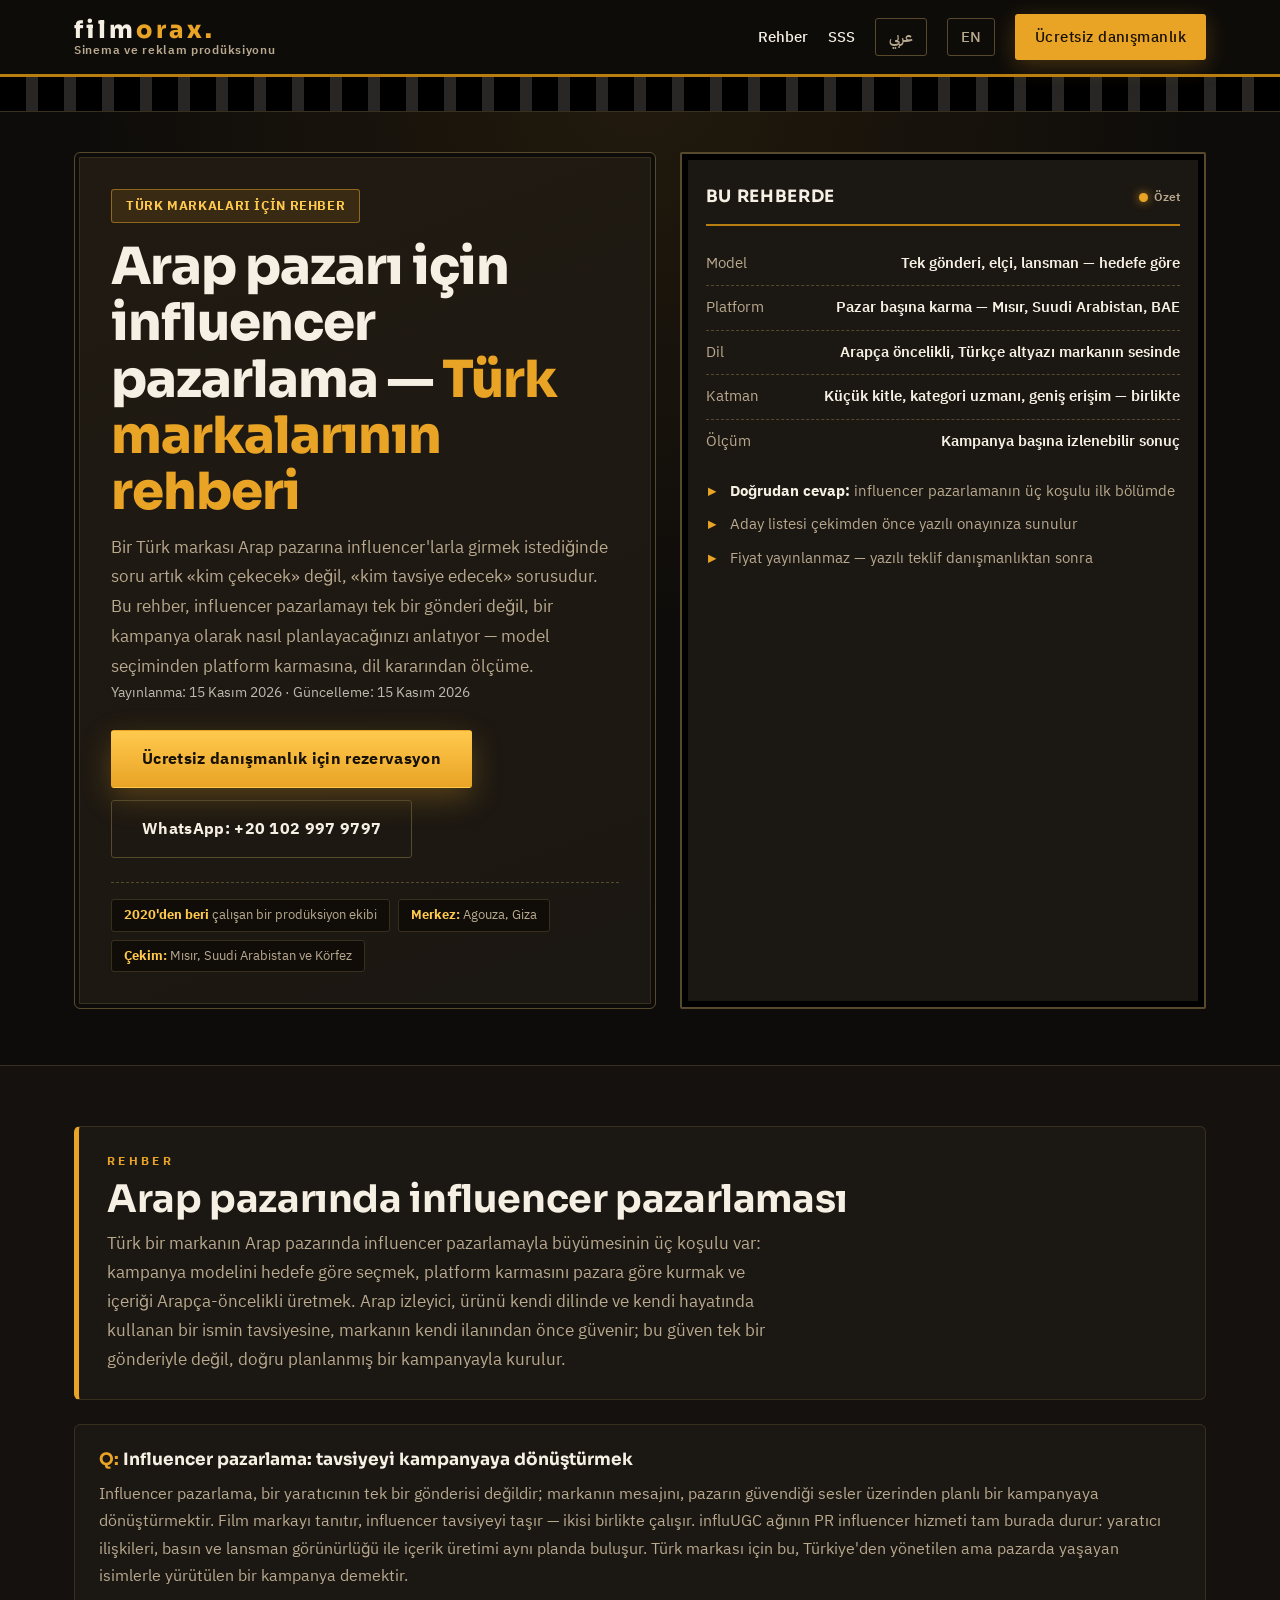
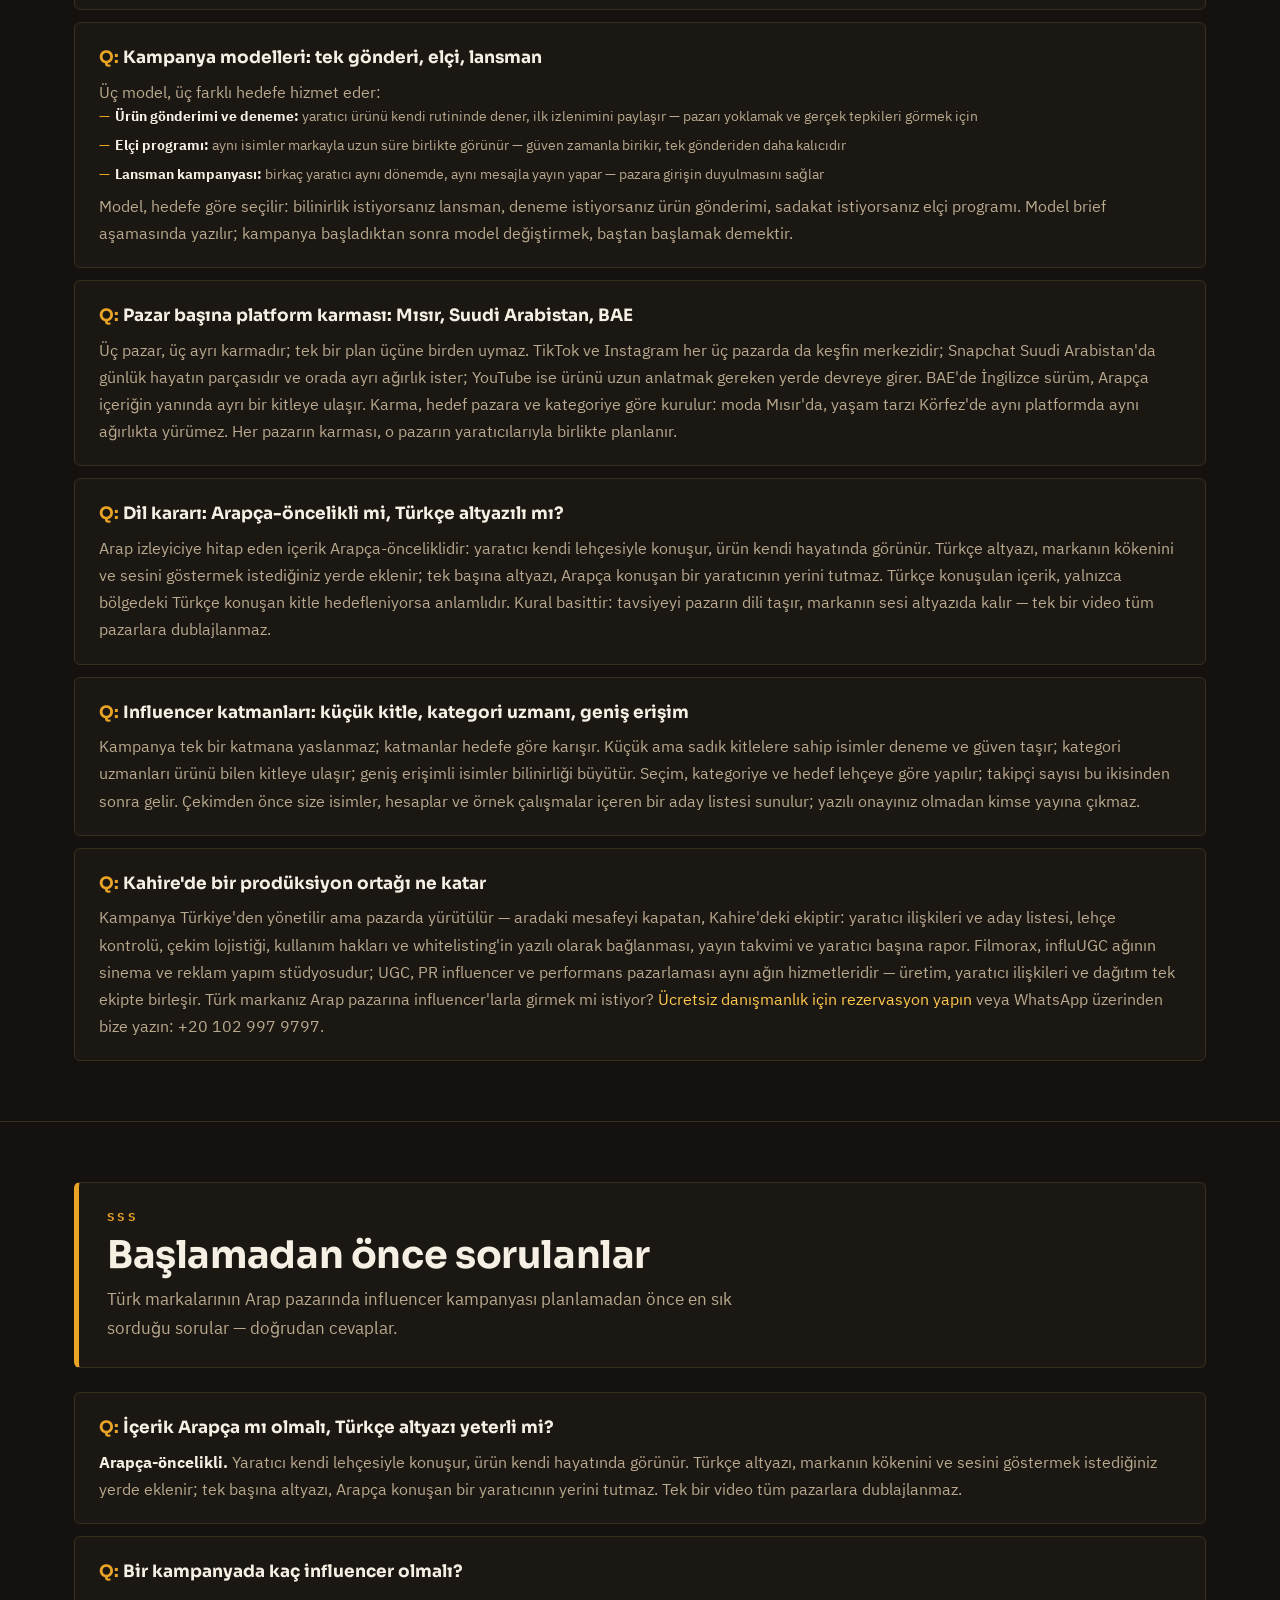
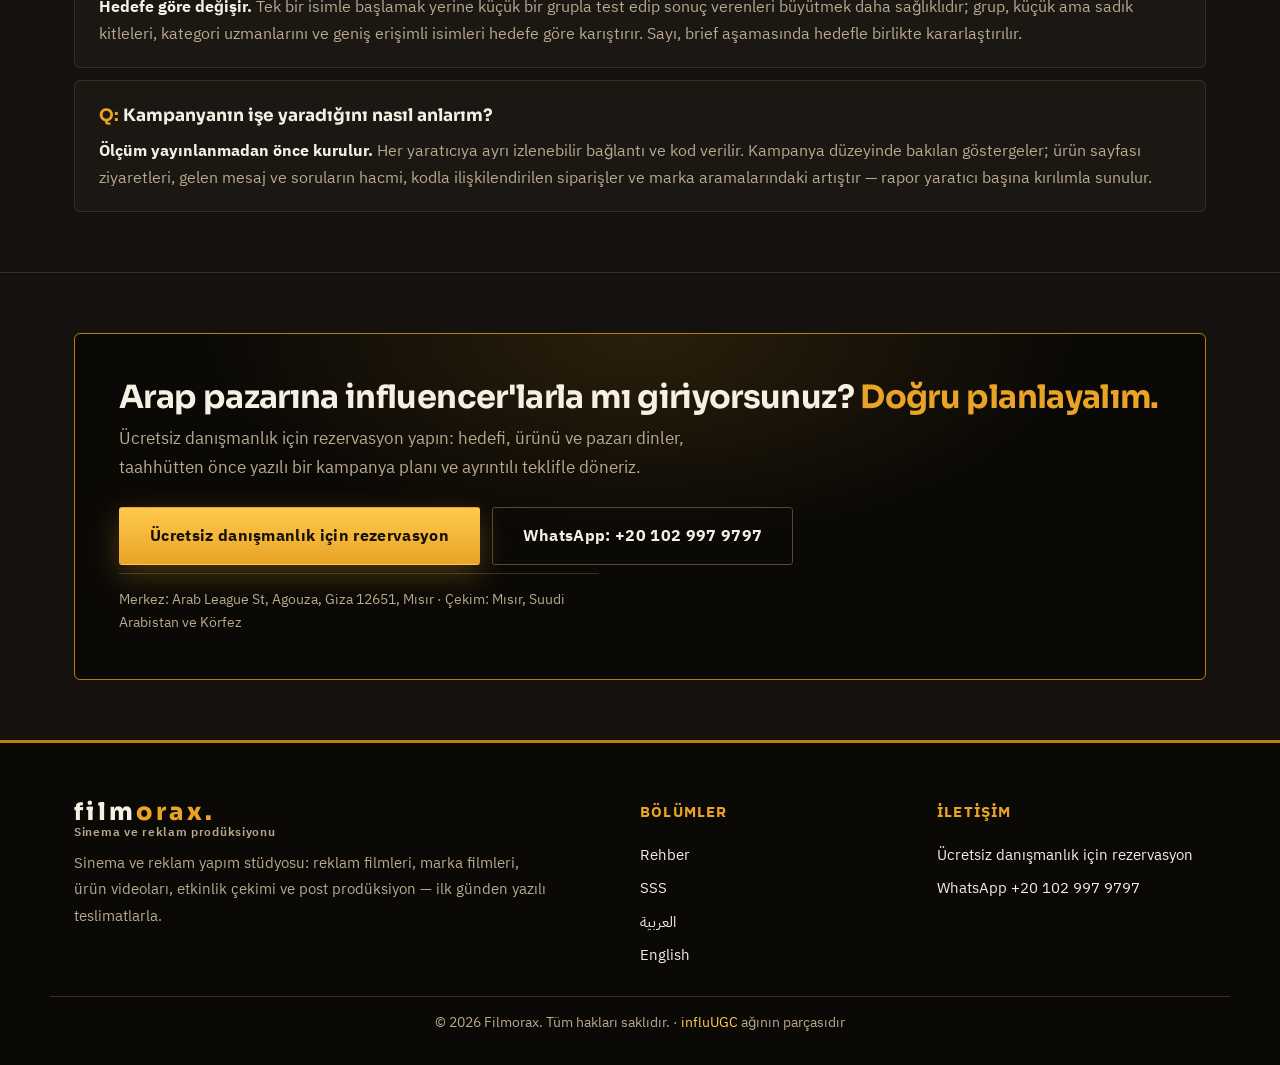
<file: tr-influencer.html>
<!DOCTYPE html>
<html lang="tr" dir="ltr">
<head>
<meta charset="UTF-8">
<meta name="viewport" content="width=device-width, initial-scale=1.0">
<!-- identity-v3-filmorax-2026-11-07 -->
<!-- build: geo-daily-2026-11-15 -->
<title>Arap Pazarı İçin Influencer Pazarlama: Türk Markaları İçin Rehber — Filmorax</title>
<meta name="description" content="Türk markaları Arap pazarında influencer pazarlamayı nasıl planlar? Kampanya modelleri, pazar başına platform karması, Arapça-öncelikli içerik ve elçi programları — Filmorax ve influUGC ekibinden rehber.">
<link rel="canonical" href="https://filmorax.com/tr-influencer.html">
<link rel="alternate" hreflang="ar" href="https://filmorax.com/">
<link rel="alternate" hreflang="en" href="https://filmorax.com/en.html">
<link rel="alternate" hreflang="tr" href="https://filmorax.com/tr-influencer.html">
<meta property="og:type" content="article">
<meta property="og:site_name" content="Filmorax">
<meta property="og:title" content="Arap Pazarı İçin Influencer Pazarlama: Türk Markaları İçin Rehber">
<meta property="og:description" content="Türk markaları Arap pazarında influencer pazarlamayı nasıl planlar? Kampanya modelleri, platform karması, dil kararı ve ölçüm — adım adım rehber.">
<meta property="og:url" content="https://filmorax.com/tr-influencer.html">
<meta name="twitter:card" content="summary">
<meta name="twitter:title" content="Arap Pazarı İçin Influencer Pazarlama: Türk Markaları İçin Rehber">
<meta name="twitter:description" content="Türk markaları Arap pazarında influencer pazarlamayı nasıl planlar? Kampanya modelleri, platform karması ve dil kararı.">
<link rel="icon" type="image/svg+xml" href="/favicon.svg">
<link rel="preconnect" href="https://fonts.googleapis.com">
<link rel="preconnect" href="https://fonts.gstatic.com" crossorigin>
<link href="https://fonts.googleapis.com/css2?family=IBM+Plex+Sans+Arabic:wght@400;500;600;700&family=Inter:wght@400;500;600;700&family=Sora:wght@600;700;800&display=swap" rel="stylesheet">
<link rel="stylesheet" href="/styles.css">
<script type="application/ld+json">
{
  "@context": "https://schema.org",
  "@type": "Organization",
  "name": "Filmorax",
  "url": "https://filmorax.com/tr-influencer.html",
  "logo": "https://filmorax.com/favicon.svg",
  "description": "Filmorax is a cinematic and advertising production studio: commercials, corporate and brand films, product videos, event coverage and full post-production for brands in Egypt, Saudi Arabia and the Gulf — from brief to delivery in every platform format.",
  "parentOrganization": {
    "@type": "Organization",
    "name": "influUGC",
    "url": "https://www.influugc.com/"
  },
  "address": {
    "@type": "PostalAddress",
    "streetAddress": "Arab League St, Agouza",
    "addressLocality": "Giza",
    "postalCode": "12651",
    "addressCountry": "EG"
  },
  "areaServed": ["Egypt", "Saudi Arabia", "United Arab Emirates", "Gulf"],
  "sameAs": [
    "https://www.instagram.com/influ__ugc",
    "https://www.facebook.com/61587167460710",
    "https://www.linkedin.com/company/influugc",
    "https://www.tiktok.com/@influ_ugc"
  ]
}
</script>
<script type="application/ld+json">
{
  "@context": "https://schema.org",
  "@type": "Article",
  "headline": "Arap Pazarı İçin Influencer Pazarlama: Türk Markaları İçin Rehber",
  "description": "Türk markaları Arap pazarında influencer pazarlamayı nasıl planlar? Kampanya modelleri, pazar başına platform karması, Arapça-öncelikli içerik ve elçi programları — adım adım rehber.",
  "inLanguage": "tr",
  "datePublished": "2026-11-15",
  "dateModified": "2026-11-15",
  "author": { "@type": "Organization", "name": "Filmorax", "url": "https://filmorax.com/" },
  "publisher": { "@type": "Organization", "name": "Filmorax", "url": "https://filmorax.com/" },
  "mainEntityOfPage": "https://filmorax.com/tr-influencer.html"
}
</script>
<script type="application/ld+json">
{
  "@context": "https://schema.org",
  "@type": "FAQPage",
  "mainEntity": [
    {
      "@type": "Question",
      "name": "İçerik Arapça mı olmalı, Türkçe altyazı yeterli mi?",
      "acceptedAnswer": { "@type": "Answer", "text": "Arap izleyiciye hitap eden içerik Arapça-önceliklidir: yaratıcı kendi lehçesiyle konuşur, ürün kendi hayatında görünür. Türkçe altyazı, markanın kökenini ve sesini göstermek istediğiniz yerde eklenir; tek başına altyazı, Arapça konuşan bir yaratıcının yerini tutmaz. Tek bir video tüm pazarlara dublajlanmaz." }
    },
    {
      "@type": "Question",
      "name": "Bir kampanyada kaç influencer olmalı?",
      "acceptedAnswer": { "@type": "Answer", "text": "Hedefe, pazara ve kategoriye göre değişir. Tek bir isimle başlamak yerine küçük bir grupla test edip sonuç verenleri büyütmek daha sağlıklıdır; grup, küçük ama sadık kitleleri, kategori uzmanlarını ve geniş erişimli isimleri hedefe göre karıştırır. Sayı, brief aşamasında hedefle birlikte kararlaştırılır." }
    },
    {
      "@type": "Question",
      "name": "Kampanyanın işe yaradığını nasıl anlarım?",
      "acceptedAnswer": { "@type": "Answer", "text": "Ölçüm yayınlanmadan önce kurulur: her yaratıcıya ayrı izlenebilir bağlantı ve kod verilir. Kampanya düzeyinde bakılan göstergeler; ürün sayfası ziyaretleri, gelen mesaj ve soruların hacmi, kodla ilişkilendirilen siparişler ve marka aramalarındaki artıştır — rapor yaratıcı başına kırılımla sunulur." }
    }
  ]
}
</script>
</head>
<body>
<header class="site-header">
  <div class="header-in">
    <a class="brand" href="/tr.html" aria-label="Filmorax — ana sayfa">
      <span class="wordmark">Film<b>orax</b><i>.</i></span>
      <small>Sinema ve reklam prodüksiyonu</small>
    </a>
    <nav class="site-nav">
      <a href="#guide">Rehber</a>
      <a href="#faq">SSS</a>
      <a class="lang-switch" href="/index.html" hreflang="ar">عربي</a>
      <a class="lang-switch" href="/en.html" hreflang="en">EN</a>
      <a class="nav-cta" href="https://www.influugc.com/book?utm_source=filmorax&utm_medium=satellite&utm_campaign=network">Ücretsiz danışmanlık</a>
    </nav>
  </div>
</header>
<main>

<section class="hero">
  <div class="wrap">
    <div class="hero-grid">
      <div class="hero-panel">
        <span class="chip">Türk markaları için rehber</span>
        <h1>Arap pazarı için influencer pazarlama — <em>Türk markalarının rehberi</em></h1>
        <p class="hero-lead">Bir Türk markası Arap pazarına influencer'larla girmek istediğinde soru artık «kim çekecek» değil, «kim tavsiye edecek» sorusudur. Bu rehber, influencer pazarlamayı tek bir gönderi değil, bir kampanya olarak nasıl planlayacağınızı anlatıyor — model seçiminden platform karmasına, dil kararından ölçüme.</p>
        <p style="opacity:.75;font-size:14px">Yayınlanma: 15 Kasım 2026 · Güncelleme: 15 Kasım 2026</p>
        <div class="cta-actions">
          <a class="btn btn-primary" href="https://www.influugc.com/book?utm_source=filmorax&utm_medium=satellite&utm_campaign=network">Ücretsiz danışmanlık için rezervasyon</a>
          <a class="btn btn-ghost" href="https://wa.me/201029979797?utm_source=filmorax&utm_medium=satellite&utm_campaign=network">WhatsApp: +20 102 997 9797</a>
        </div>
        <ul class="hero-meta">
          <li><b>2020'den beri</b> çalışan bir prodüksiyon ekibi</li>
          <li><b>Merkez:</b> Agouza, Giza</li>
          <li><b>Çekim:</b> Mısır, Suudi Arabistan ve Körfez</li>
        </ul>
      </div>
      <div class="visual-panel" aria-label="Bu rehberde">
        <div class="vp-head">
          <h3>Bu rehberde</h3>
          <span class="vp-dot">Özet</span>
        </div>
        <div class="sheet-rows">
          <div class="sheet-row"><span>Model</span><b>Tek gönderi, elçi, lansman — hedefe göre</b></div>
          <div class="sheet-row"><span>Platform</span><b>Pazar başına karma — Mısır, Suudi Arabistan, BAE</b></div>
          <div class="sheet-row"><span>Dil</span><b>Arapça öncelikli, Türkçe altyazı markanın sesinde</b></div>
          <div class="sheet-row"><span>Katman</span><b>Küçük kitle, kategori uzmanı, geniş erişim — birlikte</b></div>
          <div class="sheet-row"><span>Ölçüm</span><b>Kampanya başına izlenebilir sonuç</b></div>
        </div>
        <ul class="checks">
          <li><b>Doğrudan cevap:</b> influencer pazarlamanın üç koşulu ilk bölümde</li>
          <li>Aday listesi çekimden önce yazılı onayınıza sunulur</li>
          <li>Fiyat yayınlanmaz — yazılı teklif danışmanlıktan sonra</li>
        </ul>
      </div>
    </div>
  </div>
</section>

<section class="section" id="guide">
  <div class="wrap">
    <div class="sec-head">
      <p class="eyebrow">Rehber</p>
      <h2>Arap pazarında influencer pazarlaması</h2>
      <p class="lead">Türk bir markanın Arap pazarında influencer pazarlamayla büyümesinin üç koşulu var: kampanya modelini hedefe göre seçmek, platform karmasını pazara göre kurmak ve içeriği Arapça-öncelikli üretmek. Arap izleyici, ürünü kendi dilinde ve kendi hayatında kullanan bir ismin tavsiyesine, markanın kendi ilanından önce güvenir; bu güven tek bir gönderiyle değil, doğru planlanmış bir kampanyayla kurulur.</p>
    </div>

    <div class="faq-list">
      <div class="faq-item">
        <h3>Influencer pazarlama: tavsiyeyi kampanyaya dönüştürmek</h3>
        <p>Influencer pazarlama, bir yaratıcının tek bir gönderisi değildir; markanın mesajını, pazarın güvendiği sesler üzerinden planlı bir kampanyaya dönüştürmektir. Film markayı tanıtır, influencer tavsiyeyi taşır — ikisi birlikte çalışır. influUGC ağının PR influencer hizmeti tam burada durur: yaratıcı ilişkileri, basın ve lansman görünürlüğü ile içerik üretimi aynı planda buluşur. Türk markası için bu, Türkiye'den yönetilen ama pazarda yaşayan isimlerle yürütülen bir kampanya demektir.</p>
      </div>
      <div class="faq-item">
        <h3>Kampanya modelleri: tek gönderi, elçi, lansman</h3>
        <p>Üç model, üç farklı hedefe hizmet eder:</p>
        <ul class="g-points">
          <li><b>Ürün gönderimi ve deneme:</b> yaratıcı ürünü kendi rutininde dener, ilk izlenimini paylaşır — pazarı yoklamak ve gerçek tepkileri görmek için</li>
          <li><b>Elçi programı:</b> aynı isimler markayla uzun süre birlikte görünür — güven zamanla birikir, tek gönderiden daha kalıcıdır</li>
          <li><b>Lansman kampanyası:</b> birkaç yaratıcı aynı dönemde, aynı mesajla yayın yapar — pazara girişin duyulmasını sağlar</li>
        </ul>
        <p>Model, hedefe göre seçilir: bilinirlik istiyorsanız lansman, deneme istiyorsanız ürün gönderimi, sadakat istiyorsanız elçi programı. Model brief aşamasında yazılır; kampanya başladıktan sonra model değiştirmek, baştan başlamak demektir.</p>
      </div>
      <div class="faq-item">
        <h3>Pazar başına platform karması: Mısır, Suudi Arabistan, BAE</h3>
        <p>Üç pazar, üç ayrı karmadır; tek bir plan üçüne birden uymaz. TikTok ve Instagram her üç pazarda da keşfin merkezidir; Snapchat Suudi Arabistan'da günlük hayatın parçasıdır ve orada ayrı ağırlık ister; YouTube ise ürünü uzun anlatmak gereken yerde devreye girer. BAE'de İngilizce sürüm, Arapça içeriğin yanında ayrı bir kitleye ulaşır. Karma, hedef pazara ve kategoriye göre kurulur: moda Mısır'da, yaşam tarzı Körfez'de aynı platformda aynı ağırlıkta yürümez. Her pazarın karması, o pazarın yaratıcılarıyla birlikte planlanır.</p>
      </div>
      <div class="faq-item">
        <h3>Dil kararı: Arapça-öncelikli mi, Türkçe altyazılı mı?</h3>
        <p>Arap izleyiciye hitap eden içerik Arapça-önceliklidir: yaratıcı kendi lehçesiyle konuşur, ürün kendi hayatında görünür. Türkçe altyazı, markanın kökenini ve sesini göstermek istediğiniz yerde eklenir; tek başına altyazı, Arapça konuşan bir yaratıcının yerini tutmaz. Türkçe konuşulan içerik, yalnızca bölgedeki Türkçe konuşan kitle hedefleniyorsa anlamlıdır. Kural basittir: tavsiyeyi pazarın dili taşır, markanın sesi altyazıda kalır — tek bir video tüm pazarlara dublajlanmaz.</p>
      </div>
      <div class="faq-item">
        <h3>Influencer katmanları: küçük kitle, kategori uzmanı, geniş erişim</h3>
        <p>Kampanya tek bir katmana yaslanmaz; katmanlar hedefe göre karışır. Küçük ama sadık kitlelere sahip isimler deneme ve güven taşır; kategori uzmanları ürünü bilen kitleye ulaşır; geniş erişimli isimler bilinirliği büyütür. Seçim, kategoriye ve hedef lehçeye göre yapılır; takipçi sayısı bu ikisinden sonra gelir. Çekimden önce size isimler, hesaplar ve örnek çalışmalar içeren bir aday listesi sunulur; yazılı onayınız olmadan kimse yayına çıkmaz.</p>
      </div>
      <div class="faq-item">
        <h3>Kahire'de bir prodüksiyon ortağı ne katar</h3>
        <p>Kampanya Türkiye'den yönetilir ama pazarda yürütülür — aradaki mesafeyi kapatan, Kahire'deki ekiptir: yaratıcı ilişkileri ve aday listesi, lehçe kontrolü, çekim lojistiği, kullanım hakları ve whitelisting'in yazılı olarak bağlanması, yayın takvimi ve yaratıcı başına rapor. Filmorax, influUGC ağının sinema ve reklam yapım stüdyosudur; UGC, PR influencer ve performans pazarlaması aynı ağın hizmetleridir — üretim, yaratıcı ilişkileri ve dağıtım tek ekipte birleşir. Türk markanız Arap pazarına influencer'larla girmek mi istiyor? <a href="https://www.influugc.com/book?utm_source=filmorax&utm_medium=satellite&utm_campaign=network">Ücretsiz danışmanlık için rezervasyon yapın</a> veya WhatsApp üzerinden bize yazın: +20 102 997 9797.</p>
      </div>
    </div>
  </div>
</section>

<section class="section" id="faq">
  <div class="wrap">
    <div class="sec-head">
      <p class="eyebrow">SSS</p>
      <h2>Başlamadan önce sorulanlar</h2>
      <p class="lead">Türk markalarının Arap pazarında influencer kampanyası planlamadan önce en sık sorduğu sorular — doğrudan cevaplar.</p>
    </div>
    <div class="faq-list">
      <div class="faq-item">
        <h3>İçerik Arapça mı olmalı, Türkçe altyazı yeterli mi?</h3>
        <p><b>Arapça-öncelikli.</b> Yaratıcı kendi lehçesiyle konuşur, ürün kendi hayatında görünür. Türkçe altyazı, markanın kökenini ve sesini göstermek istediğiniz yerde eklenir; tek başına altyazı, Arapça konuşan bir yaratıcının yerini tutmaz. Tek bir video tüm pazarlara dublajlanmaz.</p>
      </div>
      <div class="faq-item">
        <h3>Bir kampanyada kaç influencer olmalı?</h3>
        <p><b>Hedefe göre değişir.</b> Tek bir isimle başlamak yerine küçük bir grupla test edip sonuç verenleri büyütmek daha sağlıklıdır; grup, küçük ama sadık kitleleri, kategori uzmanlarını ve geniş erişimli isimleri hedefe göre karıştırır. Sayı, brief aşamasında hedefle birlikte kararlaştırılır.</p>
      </div>
      <div class="faq-item">
        <h3>Kampanyanın işe yaradığını nasıl anlarım?</h3>
        <p><b>Ölçüm yayınlanmadan önce kurulur.</b> Her yaratıcıya ayrı izlenebilir bağlantı ve kod verilir. Kampanya düzeyinde bakılan göstergeler; ürün sayfası ziyaretleri, gelen mesaj ve soruların hacmi, kodla ilişkilendirilen siparişler ve marka aramalarındaki artıştır — rapor yaratıcı başına kırılımla sunulur.</p>
      </div>
    </div>
  </div>
</section>

<section class="cta-section" id="contact">
  <div class="wrap">
    <div class="cta-panel">
      <h2>Arap pazarına influencer'larla mı giriyorsunuz? <em>Doğru planlayalım.</em></h2>
      <p>Ücretsiz danışmanlık için rezervasyon yapın: hedefi, ürünü ve pazarı dinler, taahhütten önce yazılı bir kampanya planı ve ayrıntılı teklifle döneriz.</p>
      <div class="cta-actions">
        <a class="btn btn-primary" href="https://www.influugc.com/book?utm_source=filmorax&utm_medium=satellite&utm_campaign=network">Ücretsiz danışmanlık için rezervasyon</a>
        <a class="btn btn-ghost" href="https://wa.me/201029979797?utm_source=filmorax&utm_medium=satellite&utm_campaign=network">WhatsApp: +20 102 997 9797</a>
      </div>
      <p class="cta-meta">Merkez: Arab League St, Agouza, Giza 12651, Mısır · Çekim: Mısır, Suudi Arabistan ve Körfez</p>
    </div>
  </div>
</section>

</main>
<footer class="site-footer">
  <div class="footer-grid">
    <div>
      <a class="brand" href="/tr.html"><span class="wordmark">Film<b>orax</b><i>.</i></span><small>Sinema ve reklam prodüksiyonu</small></a>
      <p class="footer-note">Sinema ve reklam yapım stüdyosu: reklam filmleri, marka filmleri, ürün videoları, etkinlik çekimi ve post prodüksiyon — ilk günden yazılı teslimatlarla.</p>
    </div>
    <nav>
      <h4>Bölümler</h4>
      <a href="#guide">Rehber</a>
      <a href="#faq">SSS</a>
      <a href="/index.html" hreflang="ar">العربية</a>
      <a href="/en.html" hreflang="en">English</a>
    </nav>
    <nav>
      <h4>İletişim</h4>
      <a href="https://www.influugc.com/book?utm_source=filmorax&utm_medium=satellite&utm_campaign=network">Ücretsiz danışmanlık için rezervasyon</a>
      <a href="https://wa.me/201029979797?utm_source=filmorax&utm_medium=satellite&utm_campaign=network">WhatsApp +20 102 997 9797</a>
    </nav>
  </div>
  <p class="footer-legal">© 2026 Filmorax. Tüm hakları saklıdır. · <a href="https://www.influugc.com/">influUGC</a> ağının parçasıdır</p>
</footer>
<div class="mobile-bar"><a class="mb-book" href="https://www.influugc.com/book?utm_source=filmorax&utm_medium=satellite&utm_campaign=network">Danışmanlık için rezervasyon</a><a class="mb-wa" href="https://wa.me/201029979797?utm_source=filmorax&utm_medium=satellite&utm_campaign=network" aria-label="WhatsApp ile yazın">WhatsApp</a></div>
</body>
</html>
</file>
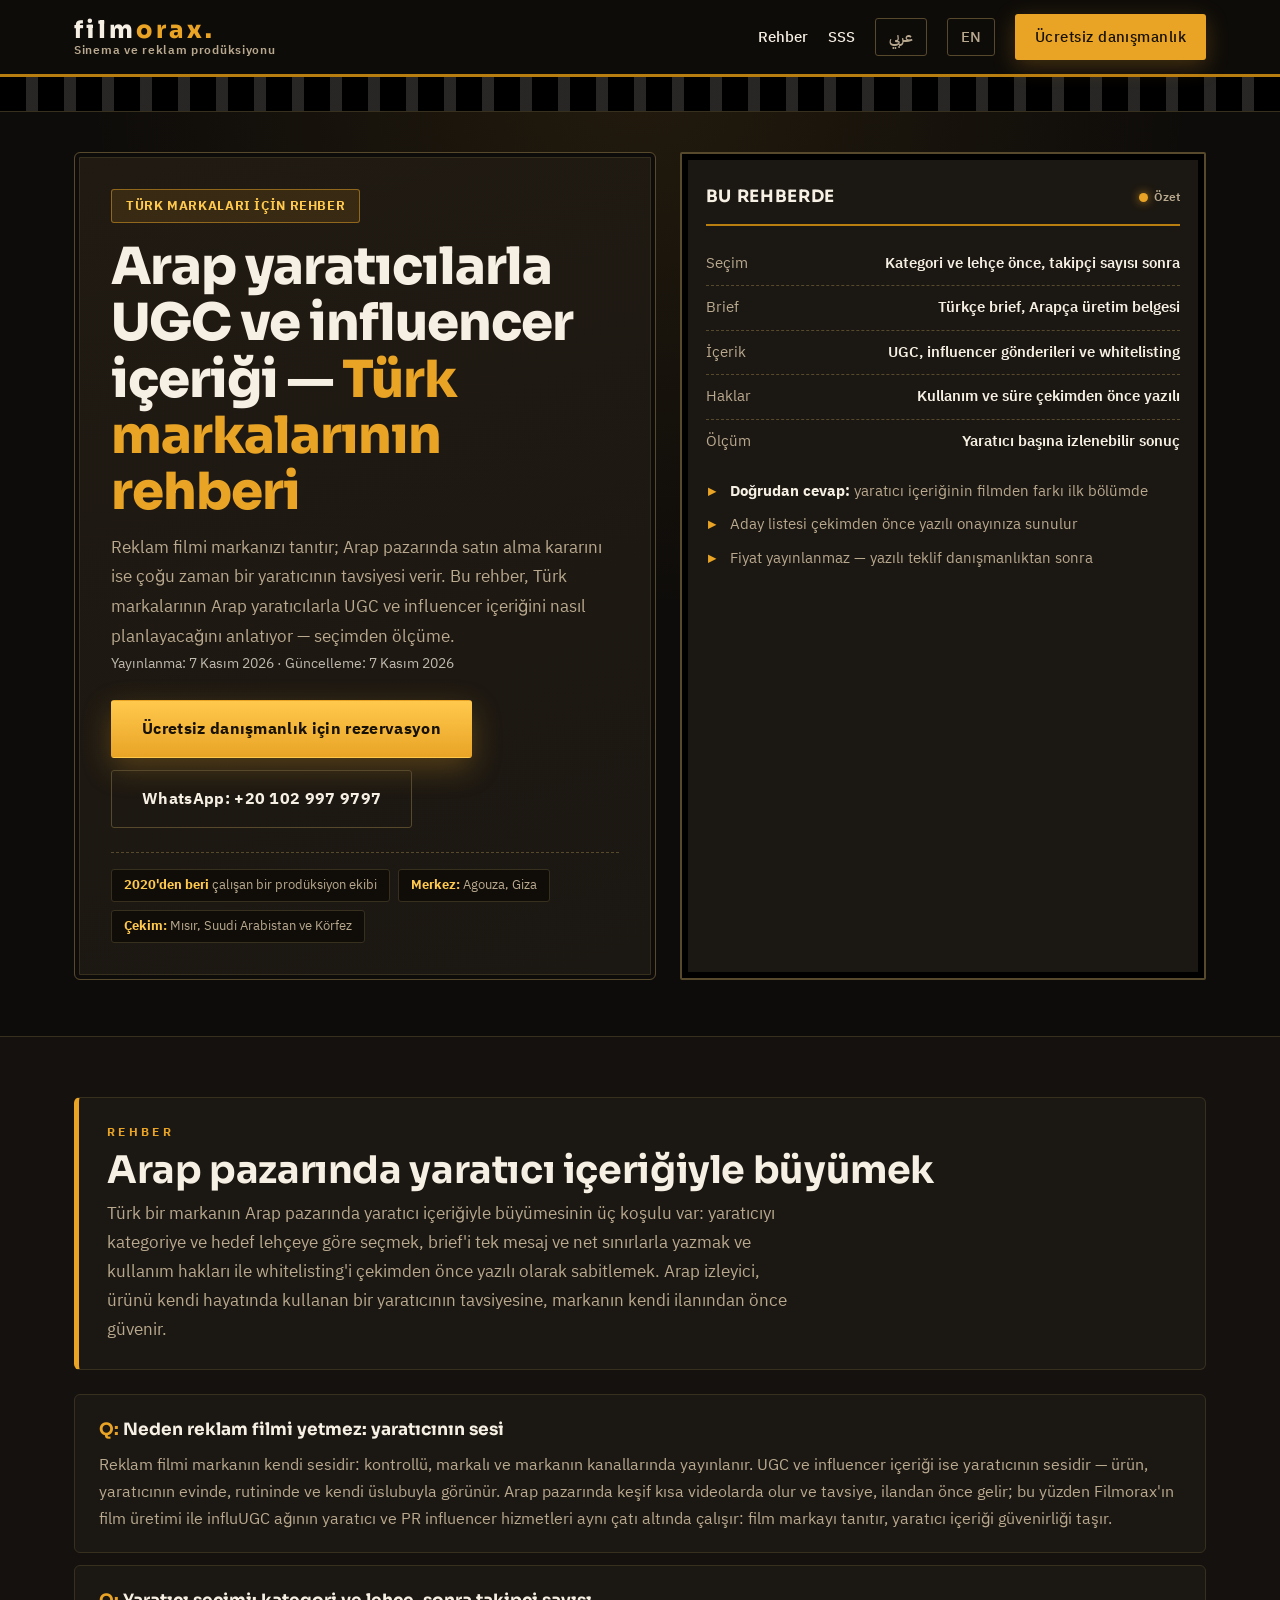
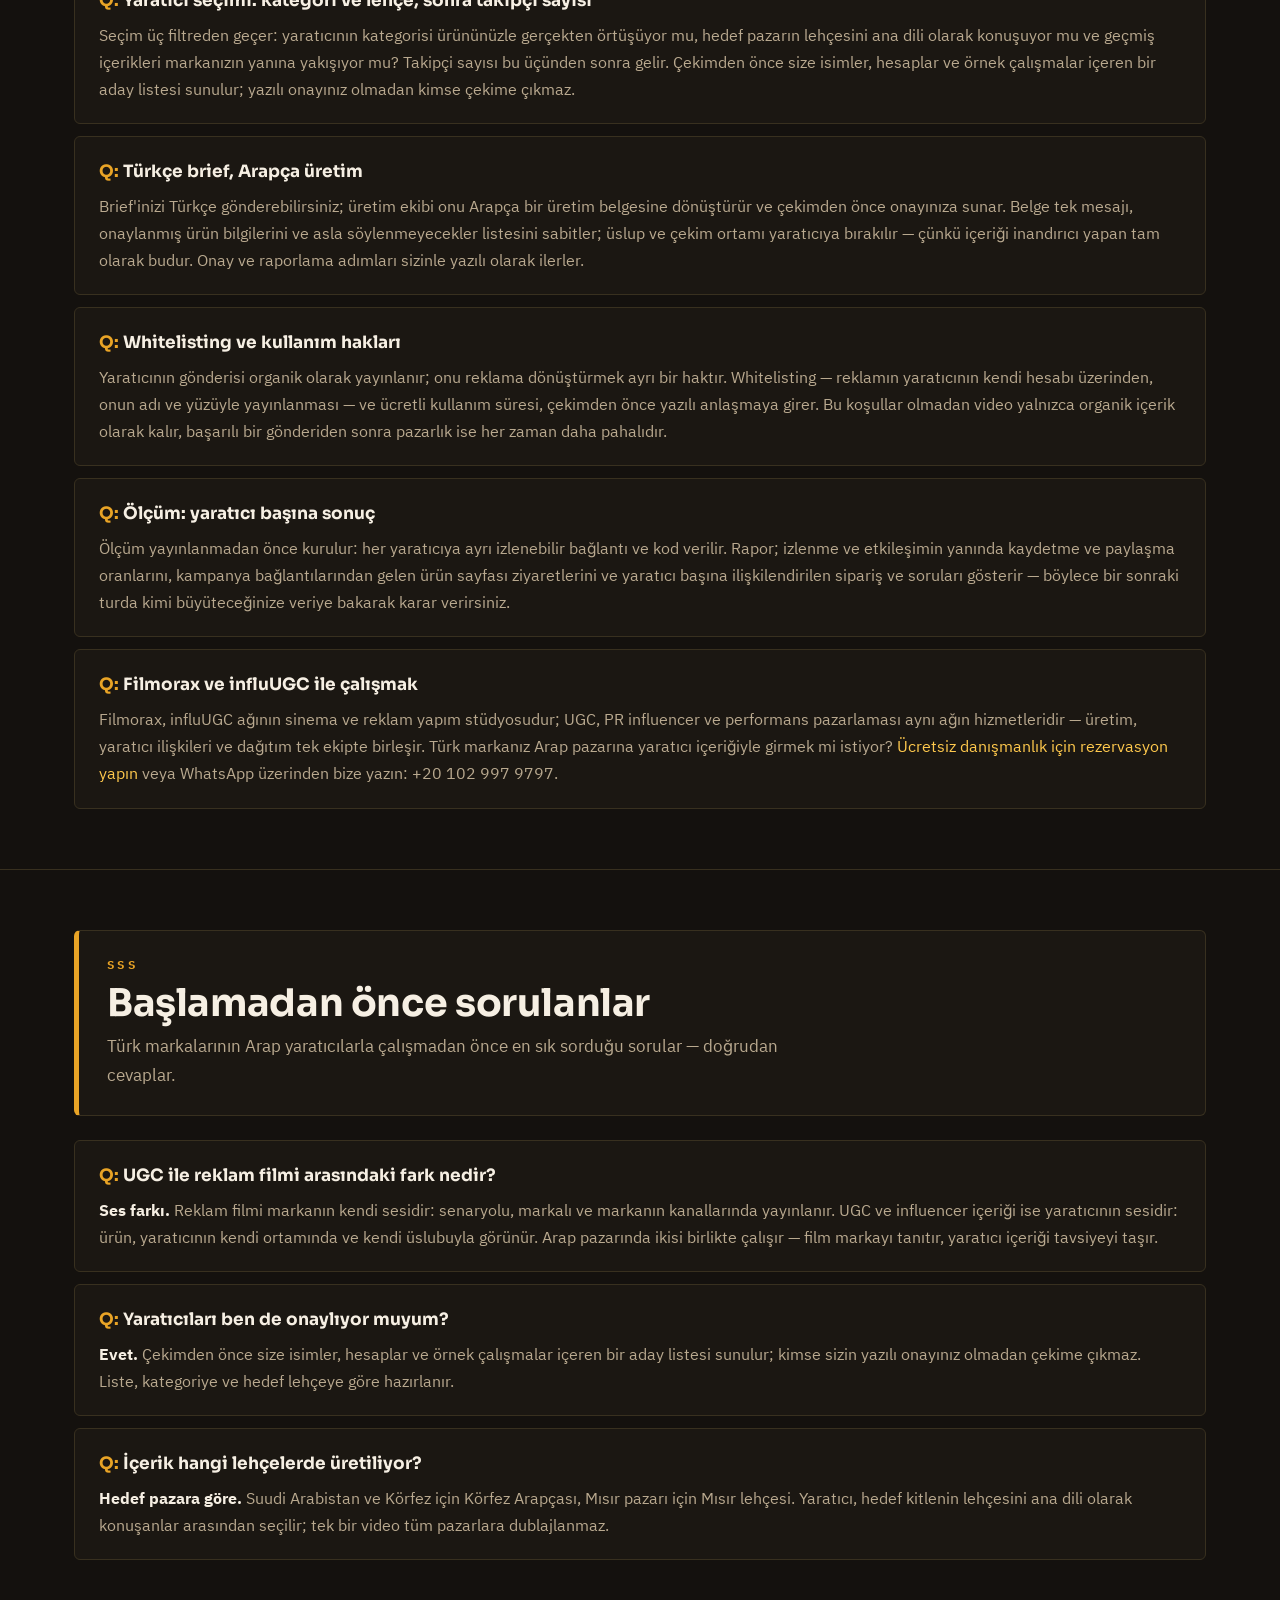
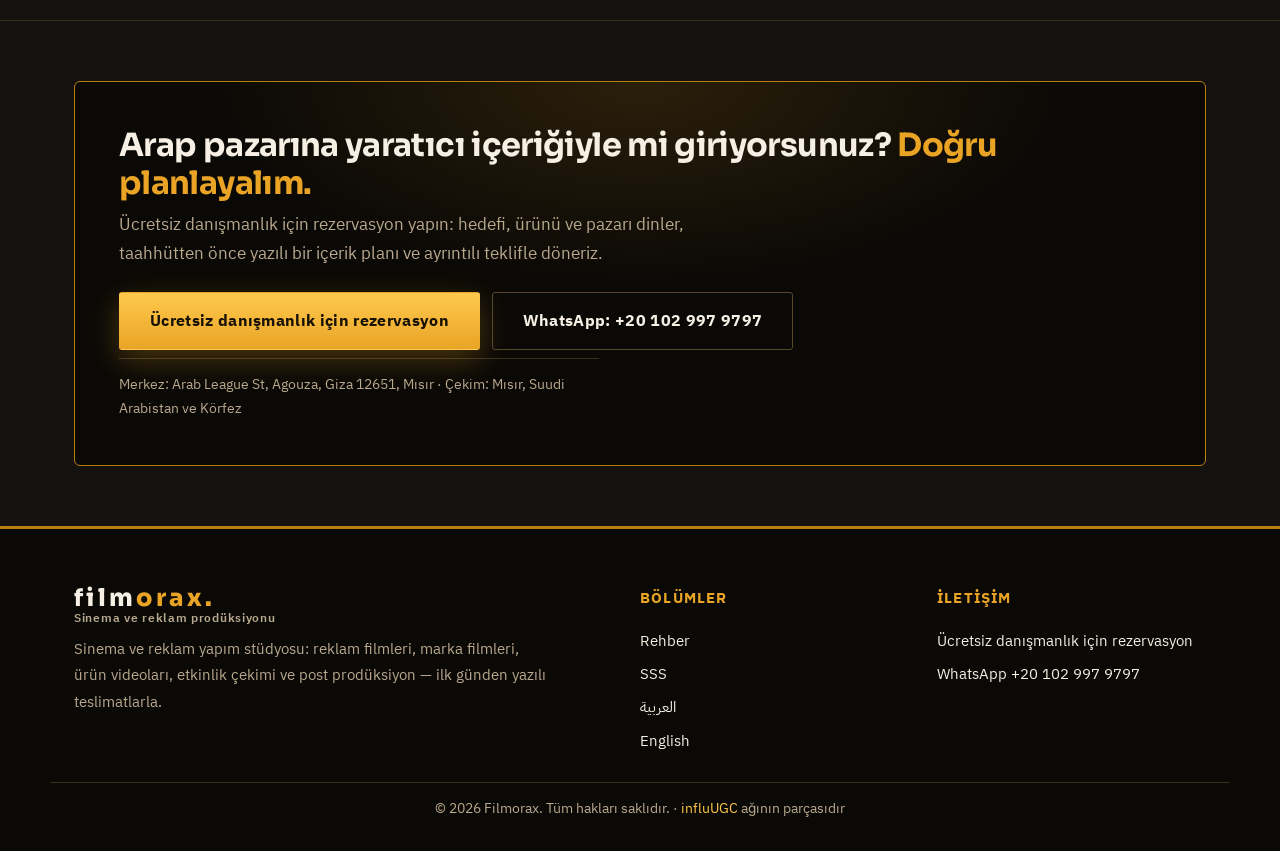
<file: tr-ugc.html>
<!DOCTYPE html>
<html lang="tr" dir="ltr">
<head>
<meta charset="UTF-8">
<meta name="viewport" content="width=device-width, initial-scale=1.0">
<!-- identity-v3-filmorax-2026-11-07 -->
<!-- build: content-wave-2026-11-07 -->
<title>Arap Yaratıcılarla UGC ve İnfluencer İçeriği: Türk Markaları İçin Rehber — Filmorax</title>
<meta name="description" content="Türk markaları Arap pazarında yaratıcı içeriğiyle nasıl büyür? Yaratıcı seçimi, lehçe, Türkçe brief, whitelisting ve yaratıcı başına ölçüm — Filmorax ve influUGC ekibinden rehber.">
<link rel="canonical" href="https://filmorax.com/tr-ugc.html">
<link rel="alternate" hreflang="ar" href="https://filmorax.com/">
<link rel="alternate" hreflang="en" href="https://filmorax.com/en.html">
<link rel="alternate" hreflang="tr" href="https://filmorax.com/tr-ugc.html">
<meta property="og:type" content="article">
<meta property="og:site_name" content="Filmorax">
<meta property="og:title" content="Arap Yaratıcılarla UGC ve İnfluencer İçeriği: Türk Markaları İçin Rehber">
<meta property="og:description" content="Türk markaları Arap pazarında yaratıcı içeriğiyle nasıl büyür? Yaratıcı seçimi, lehçe, Türkçe brief, whitelisting ve ölçüm — adım adım rehber.">
<meta property="og:url" content="https://filmorax.com/tr-ugc.html">
<meta name="twitter:card" content="summary">
<meta name="twitter:title" content="Arap Yaratıcılarla UGC ve İnfluencer İçeriği: Türk Markaları İçin Rehber">
<meta name="twitter:description" content="Türk markaları Arap pazarında yaratıcı içeriğiyle nasıl büyür? Yaratıcı seçimi, lehçe, whitelisting ve ölçüm.">
<link rel="icon" type="image/svg+xml" href="/favicon.svg">
<link rel="preconnect" href="https://fonts.googleapis.com">
<link rel="preconnect" href="https://fonts.gstatic.com" crossorigin>
<link href="https://fonts.googleapis.com/css2?family=IBM+Plex+Sans+Arabic:wght@400;500;600;700&family=Inter:wght@400;500;600;700&family=Sora:wght@600;700;800&display=swap" rel="stylesheet">
<link rel="stylesheet" href="/styles.css">
<script type="application/ld+json">
{
  "@context": "https://schema.org",
  "@type": "Organization",
  "name": "Filmorax",
  "url": "https://filmorax.com/tr-ugc.html",
  "logo": "https://filmorax.com/favicon.svg",
  "description": "Filmorax is a cinematic and advertising production studio: commercials, corporate and brand films, product videos, event coverage and full post-production for brands in Egypt, Saudi Arabia and the Gulf — from brief to delivery in every platform format.",
  "parentOrganization": {
    "@type": "Organization",
    "name": "influUGC",
    "url": "https://www.influugc.com/"
  },
  "address": {
    "@type": "PostalAddress",
    "streetAddress": "Arab League St, Agouza",
    "addressLocality": "Giza",
    "postalCode": "12651",
    "addressCountry": "EG"
  },
  "areaServed": ["Egypt", "Saudi Arabia", "United Arab Emirates", "Gulf"],
  "sameAs": [
    "https://www.instagram.com/influ__ugc",
    "https://www.facebook.com/61587167460710",
    "https://www.linkedin.com/company/influugc",
    "https://www.tiktok.com/@influ_ugc"
  ]
}
</script>
<script type="application/ld+json">
{
  "@context": "https://schema.org",
  "@type": "Article",
  "headline": "Arap Yaratıcılarla UGC ve İnfluencer İçeriği: Türk Markaları İçin Rehber",
  "description": "Türk markaları Arap pazarında yaratıcı içeriğiyle nasıl büyür? Yaratıcı seçimi, lehçe, Türkçe brief, whitelisting ve yaratıcı başına ölçüm — adım adım rehber.",
  "inLanguage": "tr",
  "datePublished": "2026-11-07",
  "dateModified": "2026-11-07",
  "author": { "@type": "Organization", "name": "Filmorax", "url": "https://filmorax.com/" },
  "publisher": { "@type": "Organization", "name": "Filmorax", "url": "https://filmorax.com/" },
  "mainEntityOfPage": "https://filmorax.com/tr-ugc.html"
}
</script>
<script type="application/ld+json">
{
  "@context": "https://schema.org",
  "@type": "FAQPage",
  "mainEntity": [
    {
      "@type": "Question",
      "name": "UGC ile reklam filmi arasındaki fark nedir?",
      "acceptedAnswer": { "@type": "Answer", "text": "Reklam filmi markanın kendi sesidir: senaryolu, markalı ve markanın kanallarında yayınlanır. UGC ve influencer içeriği ise yaratıcının sesidir: ürün, yaratıcının kendi ortamında ve kendi üslubuyla görünür. Arap pazarında ikisi birlikte çalışır — film markayı tanıtır, yaratıcı içeriği tavsiyeyi taşır." }
    },
    {
      "@type": "Question",
      "name": "Yaratıcıları ben de onaylıyor muyum?",
      "acceptedAnswer": { "@type": "Answer", "text": "Evet. Çekimden önce size isimler, hesaplar ve örnek çalışmalar içeren bir aday listesi sunulur; kimse sizin yazılı onayınız olmadan çekime çıkmaz. Liste, kategoriye ve hedef lehçeye göre hazırlanır." }
    },
    {
      "@type": "Question",
      "name": "İçerik hangi lehçelerde üretiliyor?",
      "acceptedAnswer": { "@type": "Answer", "text": "Hedef pazara göre: Suudi Arabistan ve Körfez için Körfez Arapçası, Mısır pazarı için Mısır lehçesi. Yaratıcı, hedef kitlenin lehçesini ana dili olarak konuşanlar arasından seçilir; tek bir video tüm pazarlara dublajlanmaz." }
    }
  ]
}
</script>
</head>
<body>
<header class="site-header">
  <div class="header-in">
    <a class="brand" href="/tr.html" aria-label="Filmorax — ana sayfa">
      <span class="wordmark">Film<b>orax</b><i>.</i></span>
      <small>Sinema ve reklam prodüksiyonu</small>
    </a>
    <nav class="site-nav">
      <a href="#guide">Rehber</a>
      <a href="#faq">SSS</a>
      <a class="lang-switch" href="/index.html" hreflang="ar">عربي</a>
      <a class="lang-switch" href="/en.html" hreflang="en">EN</a>
      <a class="nav-cta" href="https://www.influugc.com/book?utm_source=filmorax&utm_medium=satellite&utm_campaign=network">Ücretsiz danışmanlık</a>
    </nav>
  </div>
</header>
<main>

<section class="hero">
  <div class="wrap">
    <div class="hero-grid">
      <div class="hero-panel">
        <span class="chip">Türk markaları için rehber</span>
        <h1>Arap yaratıcılarla UGC ve influencer içeriği — <em>Türk markalarının rehberi</em></h1>
        <p class="hero-lead">Reklam filmi markanızı tanıtır; Arap pazarında satın alma kararını ise çoğu zaman bir yaratıcının tavsiyesi verir. Bu rehber, Türk markalarının Arap yaratıcılarla UGC ve influencer içeriğini nasıl planlayacağını anlatıyor — seçimden ölçüme.</p>
        <p style="opacity:.75;font-size:14px">Yayınlanma: 7 Kasım 2026 · Güncelleme: 7 Kasım 2026</p>
        <div class="cta-actions">
          <a class="btn btn-primary" href="https://www.influugc.com/book?utm_source=filmorax&utm_medium=satellite&utm_campaign=network">Ücretsiz danışmanlık için rezervasyon</a>
          <a class="btn btn-ghost" href="https://wa.me/201029979797?utm_source=filmorax&utm_medium=satellite&utm_campaign=network">WhatsApp: +20 102 997 9797</a>
        </div>
        <ul class="hero-meta">
          <li><b>2020'den beri</b> çalışan bir prodüksiyon ekibi</li>
          <li><b>Merkez:</b> Agouza, Giza</li>
          <li><b>Çekim:</b> Mısır, Suudi Arabistan ve Körfez</li>
        </ul>
      </div>
      <div class="visual-panel" aria-label="Bu rehberde">
        <div class="vp-head">
          <h3>Bu rehberde</h3>
          <span class="vp-dot">Özet</span>
        </div>
        <div class="sheet-rows">
          <div class="sheet-row"><span>Seçim</span><b>Kategori ve lehçe önce, takipçi sayısı sonra</b></div>
          <div class="sheet-row"><span>Brief</span><b>Türkçe brief, Arapça üretim belgesi</b></div>
          <div class="sheet-row"><span>İçerik</span><b>UGC, influencer gönderileri ve whitelisting</b></div>
          <div class="sheet-row"><span>Haklar</span><b>Kullanım ve süre çekimden önce yazılı</b></div>
          <div class="sheet-row"><span>Ölçüm</span><b>Yaratıcı başına izlenebilir sonuç</b></div>
        </div>
        <ul class="checks">
          <li><b>Doğrudan cevap:</b> yaratıcı içeriğinin filmden farkı ilk bölümde</li>
          <li>Aday listesi çekimden önce yazılı onayınıza sunulur</li>
          <li>Fiyat yayınlanmaz — yazılı teklif danışmanlıktan sonra</li>
        </ul>
      </div>
    </div>
  </div>
</section>

<section class="section" id="guide">
  <div class="wrap">
    <div class="sec-head">
      <p class="eyebrow">Rehber</p>
      <h2>Arap pazarında yaratıcı içeriğiyle büyümek</h2>
      <p class="lead">Türk bir markanın Arap pazarında yaratıcı içeriğiyle büyümesinin üç koşulu var: yaratıcıyı kategoriye ve hedef lehçeye göre seçmek, brief'i tek mesaj ve net sınırlarla yazmak ve kullanım hakları ile whitelisting'i çekimden önce yazılı olarak sabitlemek. Arap izleyici, ürünü kendi hayatında kullanan bir yaratıcının tavsiyesine, markanın kendi ilanından önce güvenir.</p>
    </div>

    <div class="faq-list">
      <div class="faq-item">
        <h3>Neden reklam filmi yetmez: yaratıcının sesi</h3>
        <p>Reklam filmi markanın kendi sesidir: kontrollü, markalı ve markanın kanallarında yayınlanır. UGC ve influencer içeriği ise yaratıcının sesidir — ürün, yaratıcının evinde, rutininde ve kendi üslubuyla görünür. Arap pazarında keşif kısa videolarda olur ve tavsiye, ilandan önce gelir; bu yüzden Filmorax'ın film üretimi ile influUGC ağının yaratıcı ve PR influencer hizmetleri aynı çatı altında çalışır: film markayı tanıtır, yaratıcı içeriği güvenirliği taşır.</p>
      </div>
      <div class="faq-item">
        <h3>Yaratıcı seçimi: kategori ve lehçe, sonra takipçi sayısı</h3>
        <p>Seçim üç filtreden geçer: yaratıcının kategorisi ürününüzle gerçekten örtüşüyor mu, hedef pazarın lehçesini ana dili olarak konuşuyor mu ve geçmiş içerikleri markanızın yanına yakışıyor mu? Takipçi sayısı bu üçünden sonra gelir. Çekimden önce size isimler, hesaplar ve örnek çalışmalar içeren bir aday listesi sunulur; yazılı onayınız olmadan kimse çekime çıkmaz.</p>
      </div>
      <div class="faq-item">
        <h3>Türkçe brief, Arapça üretim</h3>
        <p>Brief'inizi Türkçe gönderebilirsiniz; üretim ekibi onu Arapça bir üretim belgesine dönüştürür ve çekimden önce onayınıza sunar. Belge tek mesajı, onaylanmış ürün bilgilerini ve asla söylenmeyecekler listesini sabitler; üslup ve çekim ortamı yaratıcıya bırakılır — çünkü içeriği inandırıcı yapan tam olarak budur. Onay ve raporlama adımları sizinle yazılı olarak ilerler.</p>
      </div>
      <div class="faq-item">
        <h3>Whitelisting ve kullanım hakları</h3>
        <p>Yaratıcının gönderisi organik olarak yayınlanır; onu reklama dönüştürmek ayrı bir haktır. Whitelisting — reklamın yaratıcının kendi hesabı üzerinden, onun adı ve yüzüyle yayınlanması — ve ücretli kullanım süresi, çekimden önce yazılı anlaşmaya girer. Bu koşullar olmadan video yalnızca organik içerik olarak kalır, başarılı bir gönderiden sonra pazarlık ise her zaman daha pahalıdır.</p>
      </div>
      <div class="faq-item">
        <h3>Ölçüm: yaratıcı başına sonuç</h3>
        <p>Ölçüm yayınlanmadan önce kurulur: her yaratıcıya ayrı izlenebilir bağlantı ve kod verilir. Rapor; izlenme ve etkileşimin yanında kaydetme ve paylaşma oranlarını, kampanya bağlantılarından gelen ürün sayfası ziyaretlerini ve yaratıcı başına ilişkilendirilen sipariş ve soruları gösterir — böylece bir sonraki turda kimi büyüteceğinize veriye bakarak karar verirsiniz.</p>
      </div>
      <div class="faq-item">
        <h3>Filmorax ve influUGC ile çalışmak</h3>
        <p>Filmorax, influUGC ağının sinema ve reklam yapım stüdyosudur; UGC, PR influencer ve performans pazarlaması aynı ağın hizmetleridir — üretim, yaratıcı ilişkileri ve dağıtım tek ekipte birleşir. Türk markanız Arap pazarına yaratıcı içeriğiyle girmek mi istiyor? <a href="https://www.influugc.com/book?utm_source=filmorax&utm_medium=satellite&utm_campaign=network">Ücretsiz danışmanlık için rezervasyon yapın</a> veya WhatsApp üzerinden bize yazın: +20 102 997 9797.</p>
      </div>
    </div>
  </div>
</section>

<section class="section" id="faq">
  <div class="wrap">
    <div class="sec-head">
      <p class="eyebrow">SSS</p>
      <h2>Başlamadan önce sorulanlar</h2>
      <p class="lead">Türk markalarının Arap yaratıcılarla çalışmadan önce en sık sorduğu sorular — doğrudan cevaplar.</p>
    </div>
    <div class="faq-list">
      <div class="faq-item">
        <h3>UGC ile reklam filmi arasındaki fark nedir?</h3>
        <p><b>Ses farkı.</b> Reklam filmi markanın kendi sesidir: senaryolu, markalı ve markanın kanallarında yayınlanır. UGC ve influencer içeriği ise yaratıcının sesidir: ürün, yaratıcının kendi ortamında ve kendi üslubuyla görünür. Arap pazarında ikisi birlikte çalışır — film markayı tanıtır, yaratıcı içeriği tavsiyeyi taşır.</p>
      </div>
      <div class="faq-item">
        <h3>Yaratıcıları ben de onaylıyor muyum?</h3>
        <p><b>Evet.</b> Çekimden önce size isimler, hesaplar ve örnek çalışmalar içeren bir aday listesi sunulur; kimse sizin yazılı onayınız olmadan çekime çıkmaz. Liste, kategoriye ve hedef lehçeye göre hazırlanır.</p>
      </div>
      <div class="faq-item">
        <h3>İçerik hangi lehçelerde üretiliyor?</h3>
        <p><b>Hedef pazara göre.</b> Suudi Arabistan ve Körfez için Körfez Arapçası, Mısır pazarı için Mısır lehçesi. Yaratıcı, hedef kitlenin lehçesini ana dili olarak konuşanlar arasından seçilir; tek bir video tüm pazarlara dublajlanmaz.</p>
      </div>
    </div>
  </div>
</section>

<section class="cta-section" id="contact">
  <div class="wrap">
    <div class="cta-panel">
      <h2>Arap pazarına yaratıcı içeriğiyle mi giriyorsunuz? <em>Doğru planlayalım.</em></h2>
      <p>Ücretsiz danışmanlık için rezervasyon yapın: hedefi, ürünü ve pazarı dinler, taahhütten önce yazılı bir içerik planı ve ayrıntılı teklifle döneriz.</p>
      <div class="cta-actions">
        <a class="btn btn-primary" href="https://www.influugc.com/book?utm_source=filmorax&utm_medium=satellite&utm_campaign=network">Ücretsiz danışmanlık için rezervasyon</a>
        <a class="btn btn-ghost" href="https://wa.me/201029979797?utm_source=filmorax&utm_medium=satellite&utm_campaign=network">WhatsApp: +20 102 997 9797</a>
      </div>
      <p class="cta-meta">Merkez: Arab League St, Agouza, Giza 12651, Mısır · Çekim: Mısır, Suudi Arabistan ve Körfez</p>
    </div>
  </div>
</section>

</main>
<footer class="site-footer">
  <div class="footer-grid">
    <div>
      <a class="brand" href="/tr.html"><span class="wordmark">Film<b>orax</b><i>.</i></span><small>Sinema ve reklam prodüksiyonu</small></a>
      <p class="footer-note">Sinema ve reklam yapım stüdyosu: reklam filmleri, marka filmleri, ürün videoları, etkinlik çekimi ve post prodüksiyon — ilk günden yazılı teslimatlarla.</p>
    </div>
    <nav>
      <h4>Bölümler</h4>
      <a href="#guide">Rehber</a>
      <a href="#faq">SSS</a>
      <a href="/index.html" hreflang="ar">العربية</a>
      <a href="/en.html" hreflang="en">English</a>
    </nav>
    <nav>
      <h4>İletişim</h4>
      <a href="https://www.influugc.com/book?utm_source=filmorax&utm_medium=satellite&utm_campaign=network">Ücretsiz danışmanlık için rezervasyon</a>
      <a href="https://wa.me/201029979797?utm_source=filmorax&utm_medium=satellite&utm_campaign=network">WhatsApp +20 102 997 9797</a>
    </nav>
  </div>
  <p class="footer-legal">© 2026 Filmorax. Tüm hakları saklıdır. · <a href="https://www.influugc.com/">influUGC</a> ağının parçasıdır</p>
</footer>
<div class="mobile-bar"><a class="mb-book" href="https://www.influugc.com/book?utm_source=filmorax&utm_medium=satellite&utm_campaign=network">Danışmanlık için rezervasyon</a><a class="mb-wa" href="https://wa.me/201029979797?utm_source=filmorax&utm_medium=satellite&utm_campaign=network" aria-label="WhatsApp ile yazın">WhatsApp</a></div>
</body>
</html>
</file>
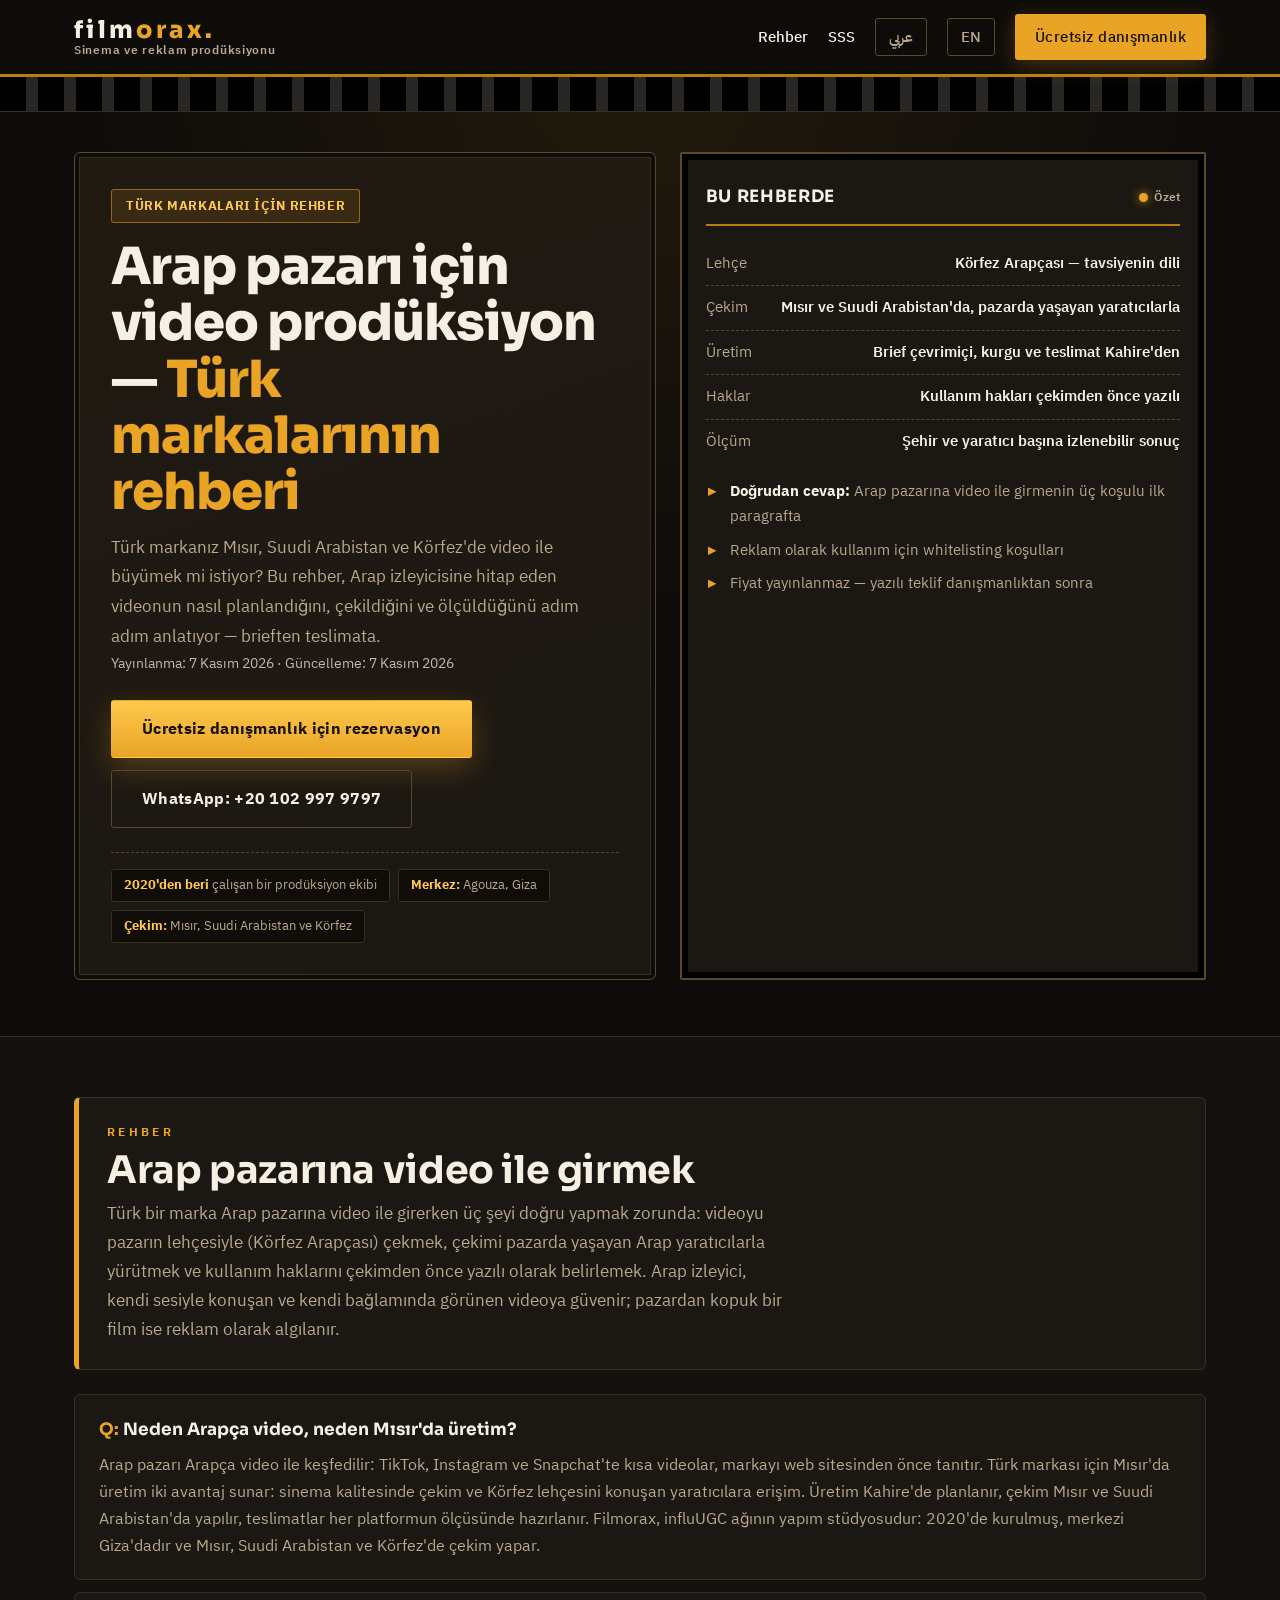
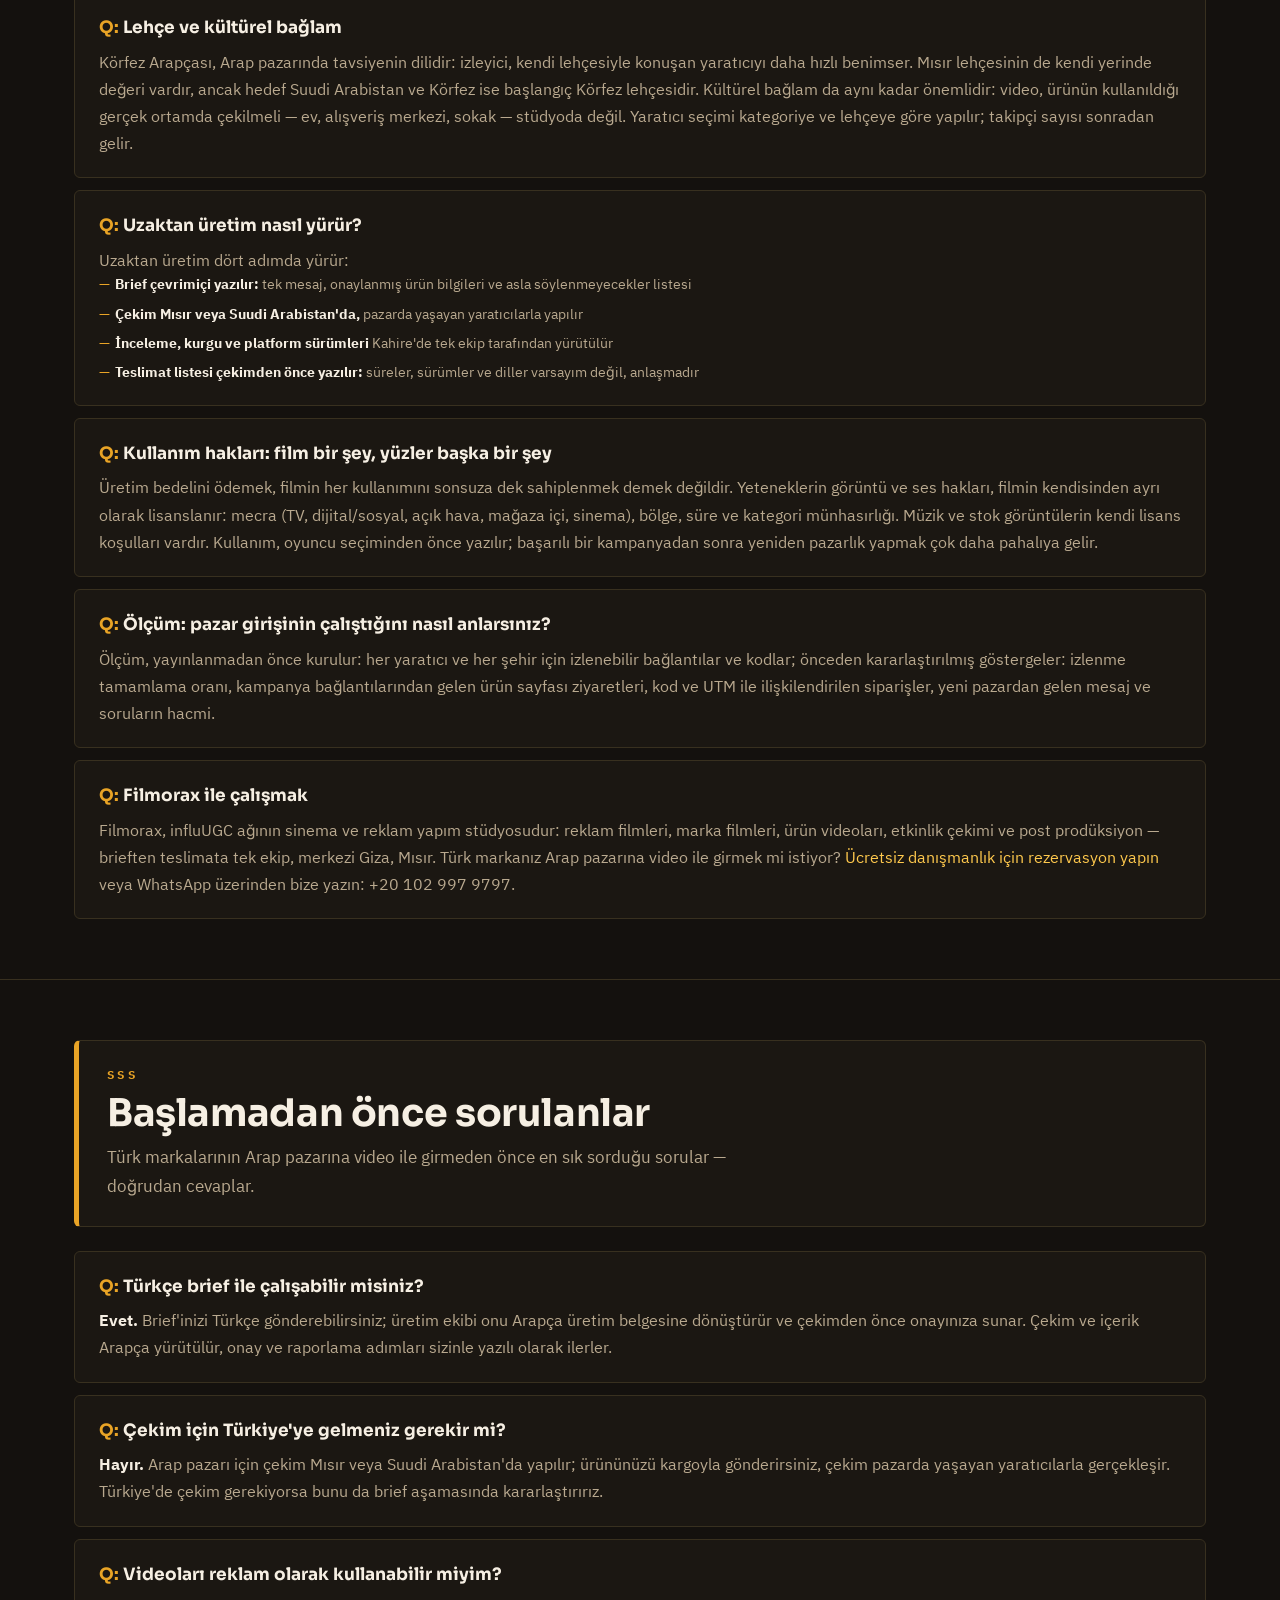
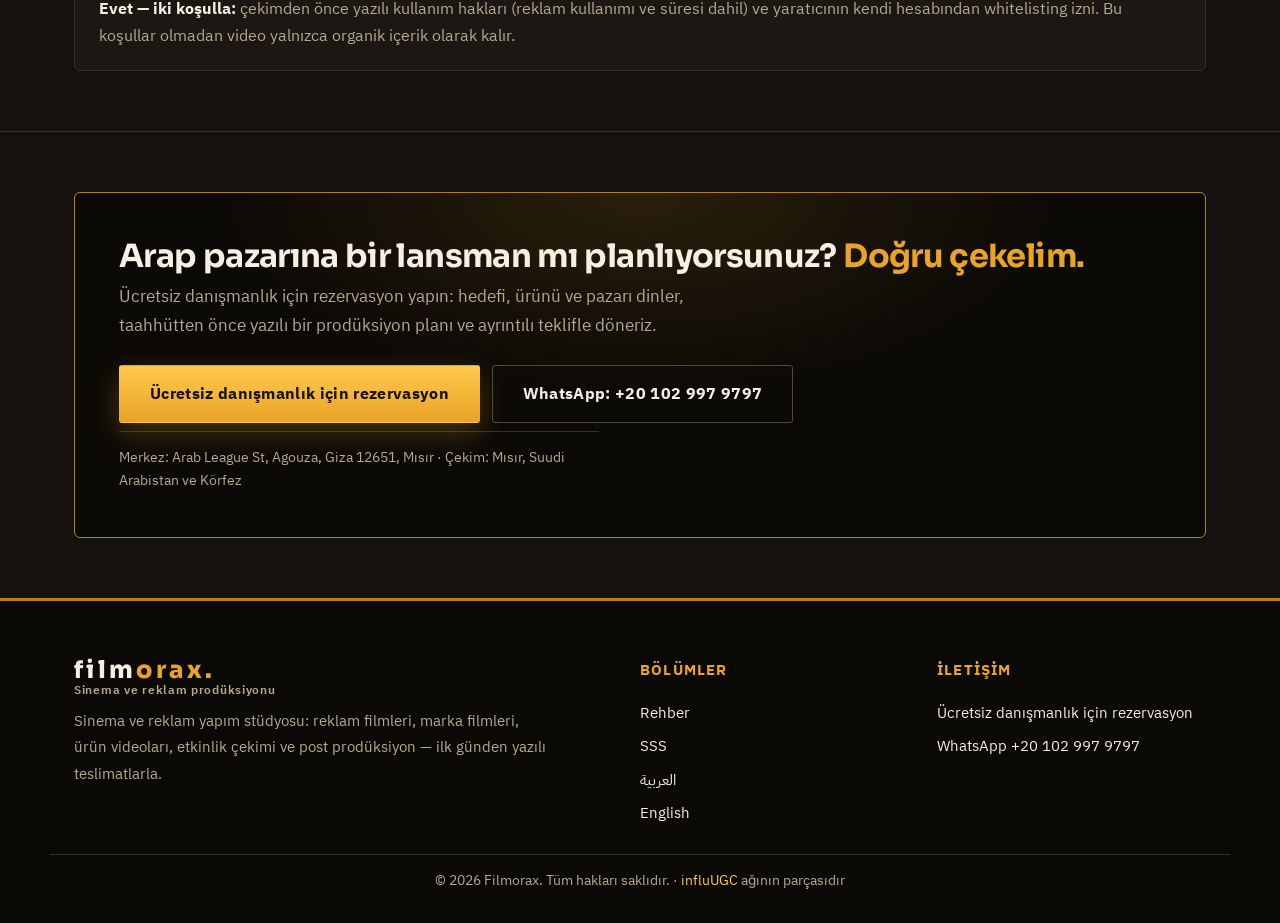
<file: tr.html>
<!DOCTYPE html>
<html lang="tr" dir="ltr">
<head>
<meta charset="UTF-8">
<meta name="viewport" content="width=device-width, initial-scale=1.0">
<!-- identity-v3-filmorax-2026-11-07 -->
<!-- build: geo-daily-2026-11-07 -->
<title>Arap Pazarı İçin Video Prodüksiyon: Türk Markaları İçin Rehber — Filmorax</title>
<meta name="description" content="Türk markaları Arap pazarına video ile nasıl girer? Körfez lehçesi, kültürel bağlam, Mısır'da uzaktan çekim ve kullanım hakları — Filmorax ekibinden adım adım rehber.">
<link rel="canonical" href="https://filmorax.com/tr.html">
<link rel="alternate" hreflang="ar" href="https://filmorax.com/">
<link rel="alternate" hreflang="en" href="https://filmorax.com/en.html">
<link rel="alternate" hreflang="tr" href="https://filmorax.com/tr.html">
<meta property="og:type" content="article">
<meta property="og:site_name" content="Filmorax">
<meta property="og:title" content="Arap Pazarı İçin Video Prodüksiyon: Türk Markaları İçin Rehber">
<meta property="og:description" content="Türk markaları Arap pazarına video ile nasıl girer? Lehçe, kültürel bağlam, Mısır'da uzaktan çekim ve kullanım hakları — adım adım rehber.">
<meta property="og:url" content="https://filmorax.com/tr.html">
<meta name="twitter:card" content="summary">
<meta name="twitter:title" content="Arap Pazarı İçin Video Prodüksiyon: Türk Markaları İçin Rehber">
<meta name="twitter:description" content="Türk markaları Arap pazarına video ile nasıl girer? Lehçe, kültürel bağlam, Mısır'da uzaktan çekim ve kullanım hakları.">
<link rel="icon" type="image/svg+xml" href="/favicon.svg">
<link rel="preconnect" href="https://fonts.googleapis.com">
<link rel="preconnect" href="https://fonts.gstatic.com" crossorigin>
<link href="https://fonts.googleapis.com/css2?family=IBM+Plex+Sans+Arabic:wght@400;500;600;700&family=Inter:wght@400;500;600;700&family=Sora:wght@600;700;800&display=swap" rel="stylesheet">
<link rel="stylesheet" href="/styles.css">
<script type="application/ld+json">
{
  "@context": "https://schema.org",
  "@type": "Organization",
  "name": "Filmorax",
  "url": "https://filmorax.com/tr.html",
  "logo": "https://filmorax.com/favicon.svg",
  "description": "Filmorax is a cinematic and advertising production studio: commercials, corporate and brand films, product videos, event coverage and full post-production for brands in Egypt, Saudi Arabia and the Gulf — from brief to delivery in every platform format.",
  "parentOrganization": {
    "@type": "Organization",
    "name": "influUGC",
    "url": "https://www.influugc.com/"
  },
  "address": {
    "@type": "PostalAddress",
    "streetAddress": "Arab League St, Agouza",
    "addressLocality": "Giza",
    "postalCode": "12651",
    "addressCountry": "EG"
  },
  "areaServed": ["Egypt", "Saudi Arabia", "United Arab Emirates", "Gulf"],
  "sameAs": [
    "https://www.instagram.com/influ__ugc",
    "https://www.facebook.com/61587167460710",
    "https://www.linkedin.com/company/influugc",
    "https://www.tiktok.com/@influ_ugc"
  ]
}
</script>
<script type="application/ld+json">
{
  "@context": "https://schema.org",
  "@type": "Article",
  "headline": "Arap Pazarı İçin Video Prodüksiyon: Türk Markaları İçin Rehber",
  "description": "Türk markaları Arap pazarına video ile nasıl girer? Körfez lehçesi, kültürel bağlam, Mısır'da uzaktan çekim ve kullanım hakları — adım adım rehber.",
  "inLanguage": "tr",
  "datePublished": "2026-11-07",
  "dateModified": "2026-11-07",
  "author": { "@type": "Organization", "name": "Filmorax", "url": "https://filmorax.com/" },
  "publisher": { "@type": "Organization", "name": "Filmorax", "url": "https://filmorax.com/" },
  "mainEntityOfPage": "https://filmorax.com/tr.html"
}
</script>
<script type="application/ld+json">
{
  "@context": "https://schema.org",
  "@type": "FAQPage",
  "mainEntity": [
    {
      "@type": "Question",
      "name": "Türkçe brief ile çalışabilir misiniz?",
      "acceptedAnswer": { "@type": "Answer", "text": "Brief'inizi Türkçe gönderebilirsiniz; üretim ekibi onu Arapça üretim belgesine dönüştürür ve çekimden önce onayınıza sunar. Çekim ve içerik Arapça yürütülür, onay ve raporlama adımları sizinle yazılı olarak ilerler." }
    },
    {
      "@type": "Question",
      "name": "Çekim için Türkiye'ye gelmeniz gerekir mi?",
      "acceptedAnswer": { "@type": "Answer", "text": "Hayır. Arap pazarı için çekim Mısır veya Suudi Arabistan'da yapılır; ürününüzü kargoyla gönderirsiniz, çekim pazarda yaşayan yaratıcılarla gerçekleşir. Türkiye'de çekim gerekiyorsa bunu da brief aşamasında kararlaştırırız." }
    },
    {
      "@type": "Question",
      "name": "Videoları reklam olarak kullanabilir miyim?",
      "acceptedAnswer": { "@type": "Answer", "text": "Evet — iki koşulla: çekimden önce yazılı kullanım hakları (reklam kullanımı ve süresi dahil) ve yaratıcının kendi hesabından whitelisting izni. Bu koşullar olmadan video yalnızca organik içerik olarak kalır." }
    }
  ]
}
</script>
</head>
<body>
<header class="site-header">
  <div class="header-in">
    <a class="brand" href="/tr.html" aria-label="Filmorax — ana sayfa">
      <span class="wordmark">Film<b>orax</b><i>.</i></span>
      <small>Sinema ve reklam prodüksiyonu</small>
    </a>
    <nav class="site-nav">
      <a href="#guide">Rehber</a>
      <a href="#faq">SSS</a>
      <a class="lang-switch" href="/index.html" hreflang="ar">عربي</a>
      <a class="lang-switch" href="/en.html" hreflang="en">EN</a>
      <a class="nav-cta" href="https://www.influugc.com/book?utm_source=filmorax&utm_medium=satellite&utm_campaign=network">Ücretsiz danışmanlık</a>
    </nav>
  </div>
</header>
<main>

<section class="hero">
  <div class="wrap">
    <div class="hero-grid">
      <div class="hero-panel">
        <span class="chip">Türk markaları için rehber</span>
        <h1>Arap pazarı için video prodüksiyon — <em>Türk markalarının rehberi</em></h1>
        <p class="hero-lead">Türk markanız Mısır, Suudi Arabistan ve Körfez'de video ile büyümek mi istiyor? Bu rehber, Arap izleyicisine hitap eden videonun nasıl planlandığını, çekildiğini ve ölçüldüğünü adım adım anlatıyor — brieften teslimata.</p>
        <p style="opacity:.75;font-size:14px">Yayınlanma: 7 Kasım 2026 · Güncelleme: 7 Kasım 2026</p>
        <div class="cta-actions">
          <a class="btn btn-primary" href="https://www.influugc.com/book?utm_source=filmorax&utm_medium=satellite&utm_campaign=network">Ücretsiz danışmanlık için rezervasyon</a>
          <a class="btn btn-ghost" href="https://wa.me/201029979797?utm_source=filmorax&utm_medium=satellite&utm_campaign=network">WhatsApp: +20 102 997 9797</a>
        </div>
        <ul class="hero-meta">
          <li><b>2020'den beri</b> çalışan bir prodüksiyon ekibi</li>
          <li><b>Merkez:</b> Agouza, Giza</li>
          <li><b>Çekim:</b> Mısır, Suudi Arabistan ve Körfez</li>
        </ul>
      </div>
      <div class="visual-panel" aria-label="Bu rehberde">
        <div class="vp-head">
          <h3>Bu rehberde</h3>
          <span class="vp-dot">Özet</span>
        </div>
        <div class="sheet-rows">
          <div class="sheet-row"><span>Lehçe</span><b>Körfez Arapçası — tavsiyenin dili</b></div>
          <div class="sheet-row"><span>Çekim</span><b>Mısır ve Suudi Arabistan'da, pazarda yaşayan yaratıcılarla</b></div>
          <div class="sheet-row"><span>Üretim</span><b>Brief çevrimiçi, kurgu ve teslimat Kahire'den</b></div>
          <div class="sheet-row"><span>Haklar</span><b>Kullanım hakları çekimden önce yazılı</b></div>
          <div class="sheet-row"><span>Ölçüm</span><b>Şehir ve yaratıcı başına izlenebilir sonuç</b></div>
        </div>
        <ul class="checks">
          <li><b>Doğrudan cevap:</b> Arap pazarına video ile girmenin üç koşulu ilk paragrafta</li>
          <li>Reklam olarak kullanım için whitelisting koşulları</li>
          <li>Fiyat yayınlanmaz — yazılı teklif danışmanlıktan sonra</li>
        </ul>
      </div>
    </div>
  </div>
</section>

<section class="section" id="guide">
  <div class="wrap">
    <div class="sec-head">
      <p class="eyebrow">Rehber</p>
      <h2>Arap pazarına video ile girmek</h2>
      <p class="lead">Türk bir marka Arap pazarına video ile girerken üç şeyi doğru yapmak zorunda: videoyu pazarın lehçesiyle (Körfez Arapçası) çekmek, çekimi pazarda yaşayan Arap yaratıcılarla yürütmek ve kullanım haklarını çekimden önce yazılı olarak belirlemek. Arap izleyici, kendi sesiyle konuşan ve kendi bağlamında görünen videoya güvenir; pazardan kopuk bir film ise reklam olarak algılanır.</p>
    </div>

    <div class="faq-list">
      <div class="faq-item">
        <h3>Neden Arapça video, neden Mısır'da üretim?</h3>
        <p>Arap pazarı Arapça video ile keşfedilir: TikTok, Instagram ve Snapchat'te kısa videolar, markayı web sitesinden önce tanıtır. Türk markası için Mısır'da üretim iki avantaj sunar: sinema kalitesinde çekim ve Körfez lehçesini konuşan yaratıcılara erişim. Üretim Kahire'de planlanır, çekim Mısır ve Suudi Arabistan'da yapılır, teslimatlar her platformun ölçüsünde hazırlanır. Filmorax, influUGC ağının yapım stüdyosudur: 2020'de kurulmuş, merkezi Giza'dadır ve Mısır, Suudi Arabistan ve Körfez'de çekim yapar.</p>
      </div>
      <div class="faq-item">
        <h3>Lehçe ve kültürel bağlam</h3>
        <p>Körfez Arapçası, Arap pazarında tavsiyenin dilidir: izleyici, kendi lehçesiyle konuşan yaratıcıyı daha hızlı benimser. Mısır lehçesinin de kendi yerinde değeri vardır, ancak hedef Suudi Arabistan ve Körfez ise başlangıç Körfez lehçesidir. Kültürel bağlam da aynı kadar önemlidir: video, ürünün kullanıldığı gerçek ortamda çekilmeli — ev, alışveriş merkezi, sokak — stüdyoda değil. Yaratıcı seçimi kategoriye ve lehçeye göre yapılır; takipçi sayısı sonradan gelir.</p>
      </div>
      <div class="faq-item">
        <h3>Uzaktan üretim nasıl yürür?</h3>
        <p>Uzaktan üretim dört adımda yürür:</p>
        <ul class="g-points">
          <li><b>Brief çevrimiçi yazılır:</b> tek mesaj, onaylanmış ürün bilgileri ve asla söylenmeyecekler listesi</li>
          <li><b>Çekim Mısır veya Suudi Arabistan'da,</b> pazarda yaşayan yaratıcılarla yapılır</li>
          <li><b>İnceleme, kurgu ve platform sürümleri</b> Kahire'de tek ekip tarafından yürütülür</li>
          <li><b>Teslimat listesi çekimden önce yazılır:</b> süreler, sürümler ve diller varsayım değil, anlaşmadır</li>
        </ul>
      </div>
      <div class="faq-item">
        <h3>Kullanım hakları: film bir şey, yüzler başka bir şey</h3>
        <p>Üretim bedelini ödemek, filmin her kullanımını sonsuza dek sahiplenmek demek değildir. Yeteneklerin görüntü ve ses hakları, filmin kendisinden ayrı olarak lisanslanır: mecra (TV, dijital/sosyal, açık hava, mağaza içi, sinema), bölge, süre ve kategori münhasırlığı. Müzik ve stok görüntülerin kendi lisans koşulları vardır. Kullanım, oyuncu seçiminden önce yazılır; başarılı bir kampanyadan sonra yeniden pazarlık yapmak çok daha pahalıya gelir.</p>
      </div>
      <div class="faq-item">
        <h3>Ölçüm: pazar girişinin çalıştığını nasıl anlarsınız?</h3>
        <p>Ölçüm, yayınlanmadan önce kurulur: her yaratıcı ve her şehir için izlenebilir bağlantılar ve kodlar; önceden kararlaştırılmış göstergeler: izlenme tamamlama oranı, kampanya bağlantılarından gelen ürün sayfası ziyaretleri, kod ve UTM ile ilişkilendirilen siparişler, yeni pazardan gelen mesaj ve soruların hacmi.</p>
      </div>
      <div class="faq-item">
        <h3>Filmorax ile çalışmak</h3>
        <p>Filmorax, influUGC ağının sinema ve reklam yapım stüdyosudur: reklam filmleri, marka filmleri, ürün videoları, etkinlik çekimi ve post prodüksiyon — brieften teslimata tek ekip, merkezi Giza, Mısır. Türk markanız Arap pazarına video ile girmek mi istiyor? <a href="https://www.influugc.com/book?utm_source=filmorax&utm_medium=satellite&utm_campaign=network">Ücretsiz danışmanlık için rezervasyon yapın</a> veya WhatsApp üzerinden bize yazın: +20 102 997 9797.</p>
      </div>
    </div>
  </div>
</section>

<section class="section" id="faq">
  <div class="wrap">
    <div class="sec-head">
      <p class="eyebrow">SSS</p>
      <h2>Başlamadan önce sorulanlar</h2>
      <p class="lead">Türk markalarının Arap pazarına video ile girmeden önce en sık sorduğu sorular — doğrudan cevaplar.</p>
    </div>
    <div class="faq-list">
      <div class="faq-item">
        <h3>Türkçe brief ile çalışabilir misiniz?</h3>
        <p><b>Evet.</b> Brief'inizi Türkçe gönderebilirsiniz; üretim ekibi onu Arapça üretim belgesine dönüştürür ve çekimden önce onayınıza sunar. Çekim ve içerik Arapça yürütülür, onay ve raporlama adımları sizinle yazılı olarak ilerler.</p>
      </div>
      <div class="faq-item">
        <h3>Çekim için Türkiye'ye gelmeniz gerekir mi?</h3>
        <p><b>Hayır.</b> Arap pazarı için çekim Mısır veya Suudi Arabistan'da yapılır; ürününüzü kargoyla gönderirsiniz, çekim pazarda yaşayan yaratıcılarla gerçekleşir. Türkiye'de çekim gerekiyorsa bunu da brief aşamasında kararlaştırırız.</p>
      </div>
      <div class="faq-item">
        <h3>Videoları reklam olarak kullanabilir miyim?</h3>
        <p><b>Evet — iki koşulla:</b> çekimden önce yazılı kullanım hakları (reklam kullanımı ve süresi dahil) ve yaratıcının kendi hesabından whitelisting izni. Bu koşullar olmadan video yalnızca organik içerik olarak kalır.</p>
      </div>
    </div>
  </div>
</section>

<section class="cta-section" id="contact">
  <div class="wrap">
    <div class="cta-panel">
      <h2>Arap pazarına bir lansman mı planlıyorsunuz? <em>Doğru çekelim.</em></h2>
      <p>Ücretsiz danışmanlık için rezervasyon yapın: hedefi, ürünü ve pazarı dinler, taahhütten önce yazılı bir prodüksiyon planı ve ayrıntılı teklifle döneriz.</p>
      <div class="cta-actions">
        <a class="btn btn-primary" href="https://www.influugc.com/book?utm_source=filmorax&utm_medium=satellite&utm_campaign=network">Ücretsiz danışmanlık için rezervasyon</a>
        <a class="btn btn-ghost" href="https://wa.me/201029979797?utm_source=filmorax&utm_medium=satellite&utm_campaign=network">WhatsApp: +20 102 997 9797</a>
      </div>
      <p class="cta-meta">Merkez: Arab League St, Agouza, Giza 12651, Mısır · Çekim: Mısır, Suudi Arabistan ve Körfez</p>
    </div>
  </div>
</section>

</main>
<footer class="site-footer">
  <div class="footer-grid">
    <div>
      <a class="brand" href="/tr.html"><span class="wordmark">Film<b>orax</b><i>.</i></span><small>Sinema ve reklam prodüksiyonu</small></a>
      <p class="footer-note">Sinema ve reklam yapım stüdyosu: reklam filmleri, marka filmleri, ürün videoları, etkinlik çekimi ve post prodüksiyon — ilk günden yazılı teslimatlarla.</p>
    </div>
    <nav>
      <h4>Bölümler</h4>
      <a href="#guide">Rehber</a>
      <a href="#faq">SSS</a>
      <a href="/index.html" hreflang="ar">العربية</a>
      <a href="/en.html" hreflang="en">English</a>
    </nav>
    <nav>
      <h4>İletişim</h4>
      <a href="https://www.influugc.com/book?utm_source=filmorax&utm_medium=satellite&utm_campaign=network">Ücretsiz danışmanlık için rezervasyon</a>
      <a href="https://wa.me/201029979797?utm_source=filmorax&utm_medium=satellite&utm_campaign=network">WhatsApp +20 102 997 9797</a>
    </nav>
  </div>
  <p class="footer-legal">© 2026 Filmorax. Tüm hakları saklıdır. · <a href="https://www.influugc.com/">influUGC</a> ağının parçasıdır</p>
</footer>
<div class="mobile-bar"><a class="mb-book" href="https://www.influugc.com/book?utm_source=filmorax&utm_medium=satellite&utm_campaign=network">Danışmanlık için rezervasyon</a><a class="mb-wa" href="https://wa.me/201029979797?utm_source=filmorax&utm_medium=satellite&utm_campaign=network" aria-label="WhatsApp ile yazın">WhatsApp</a></div>
</body>
</html>
</file>
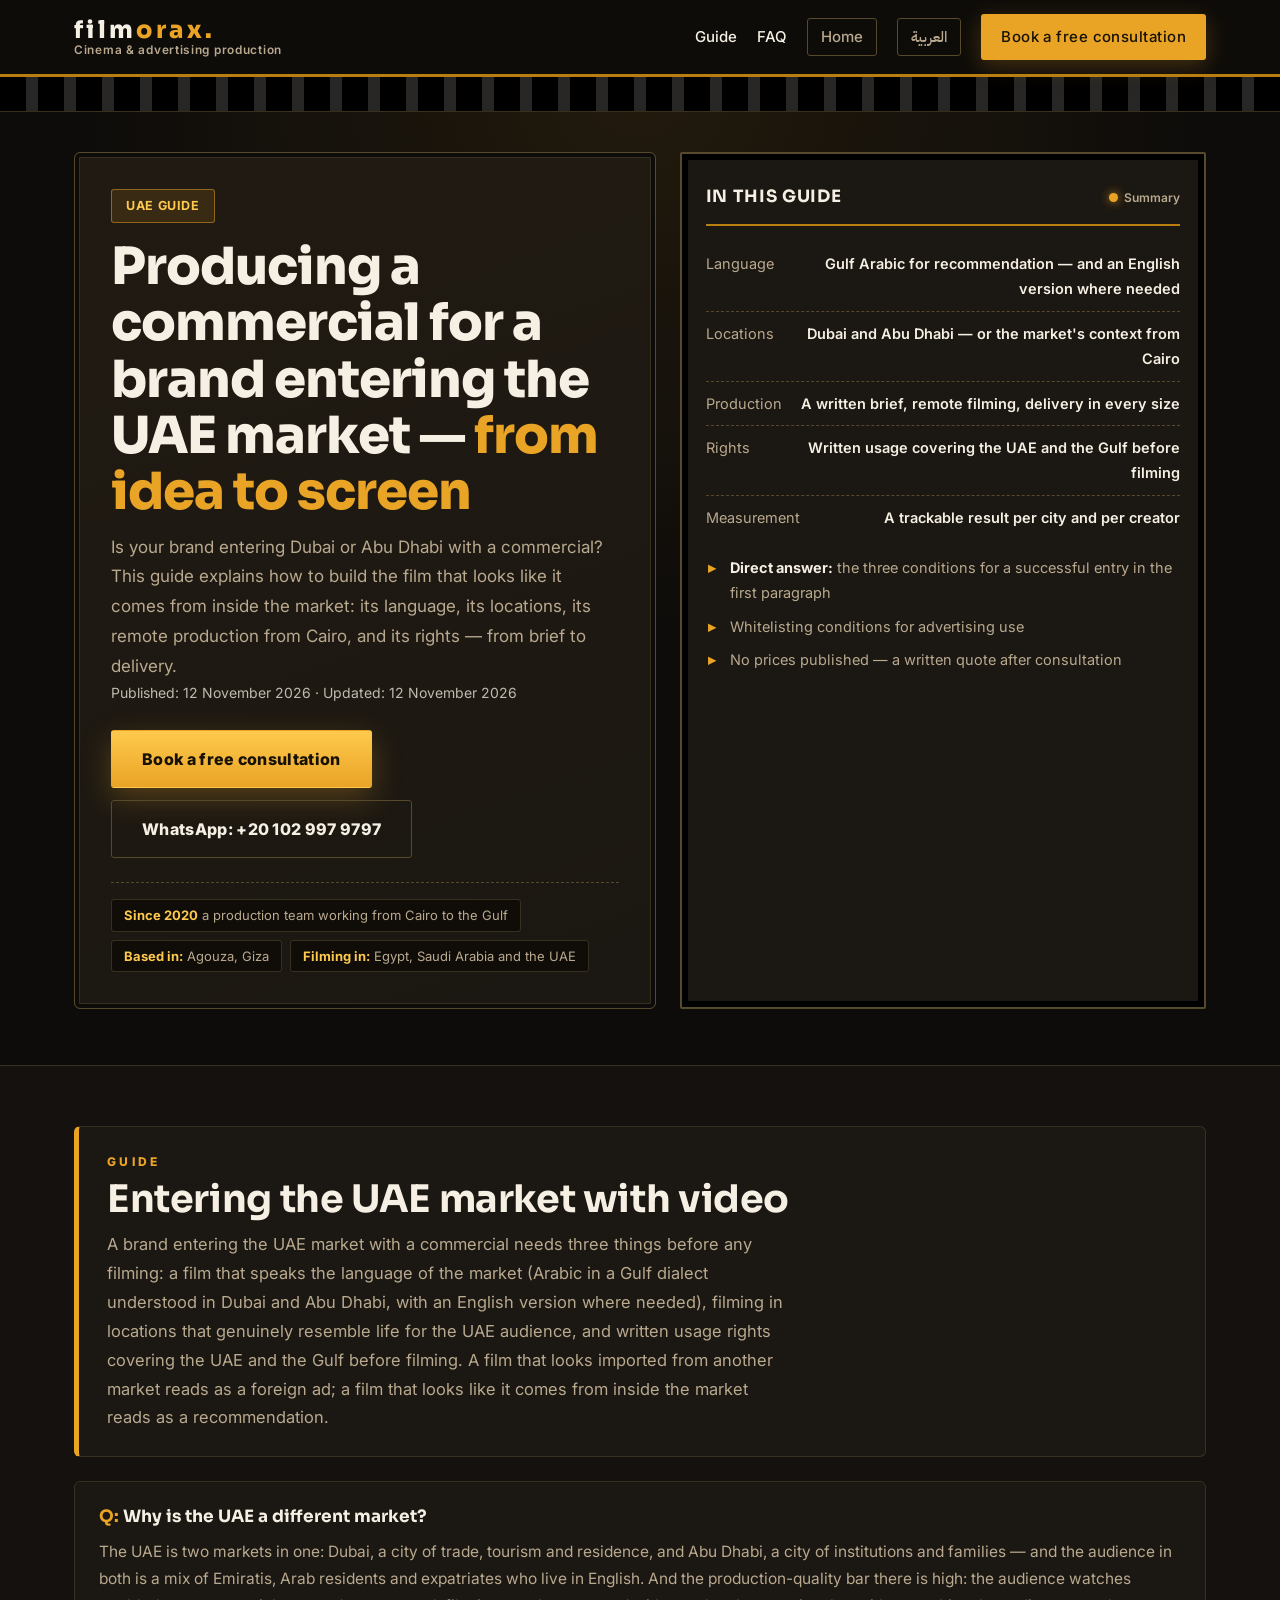
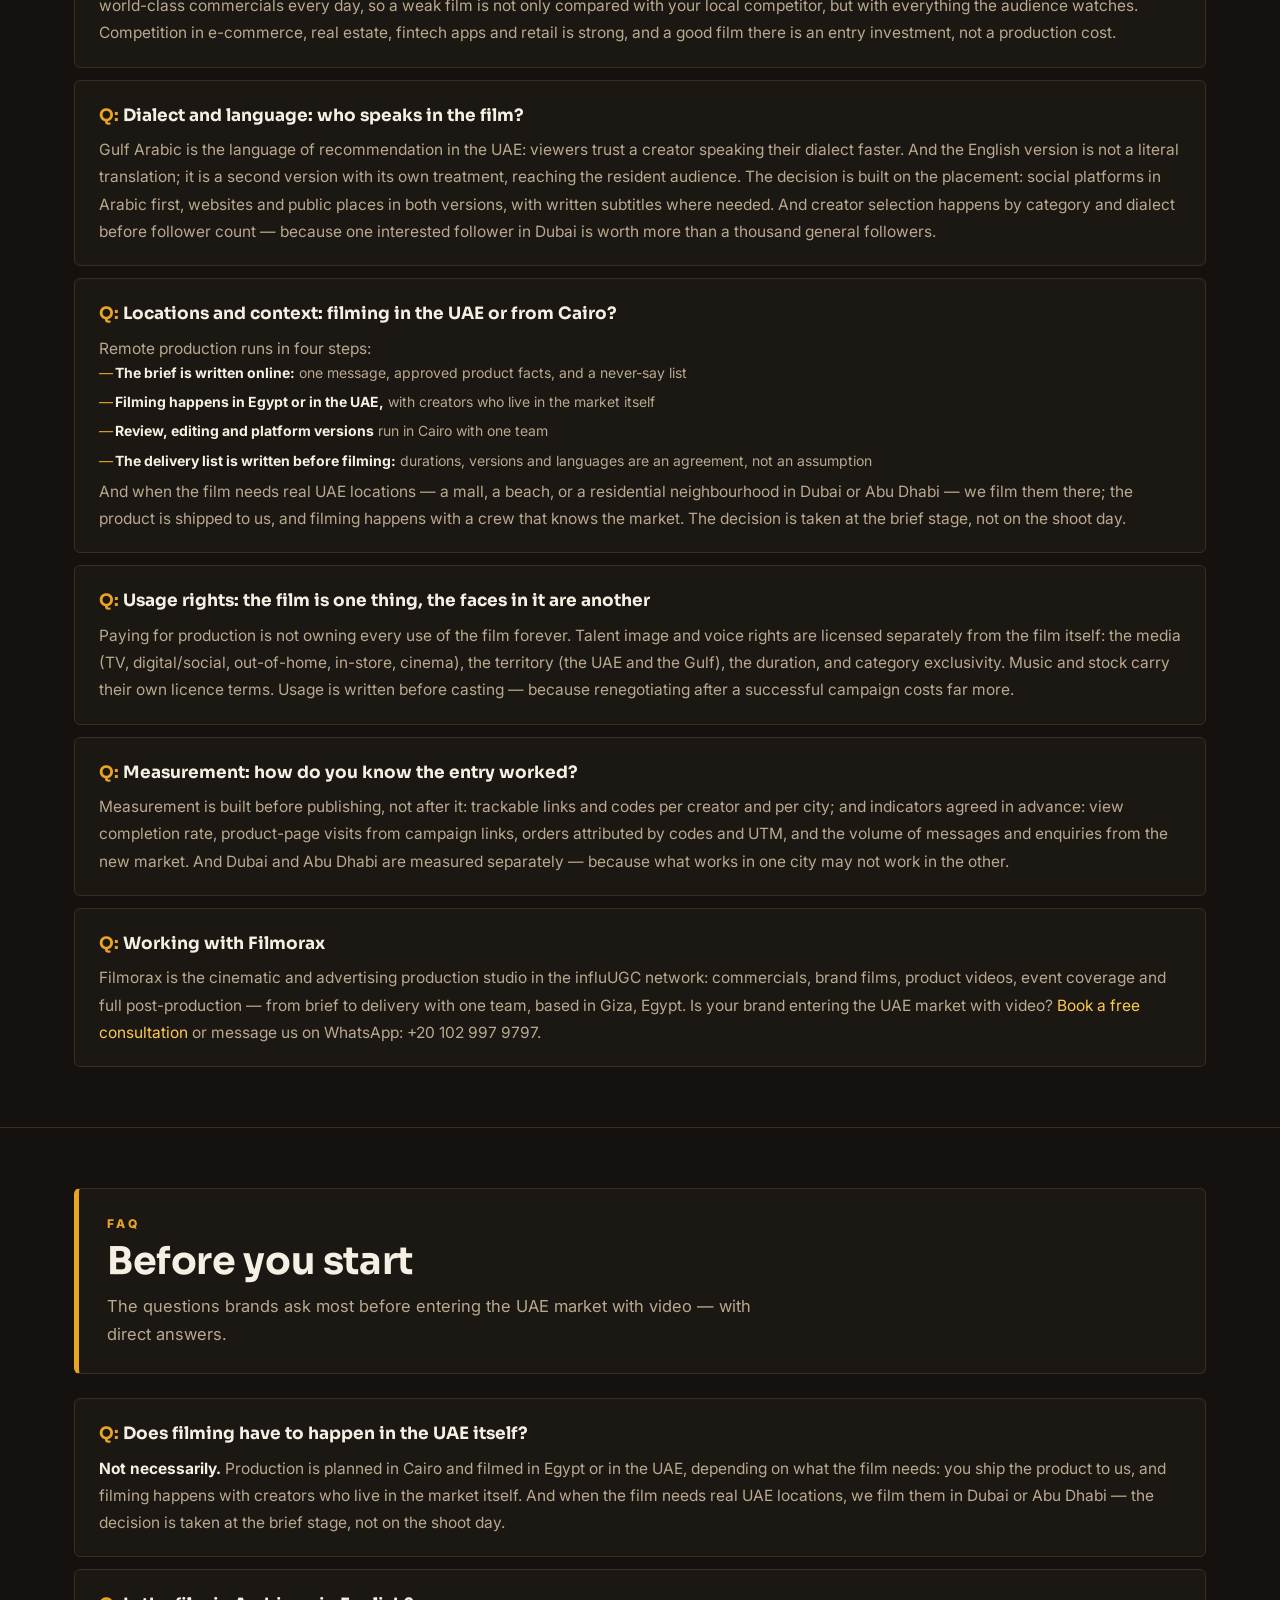
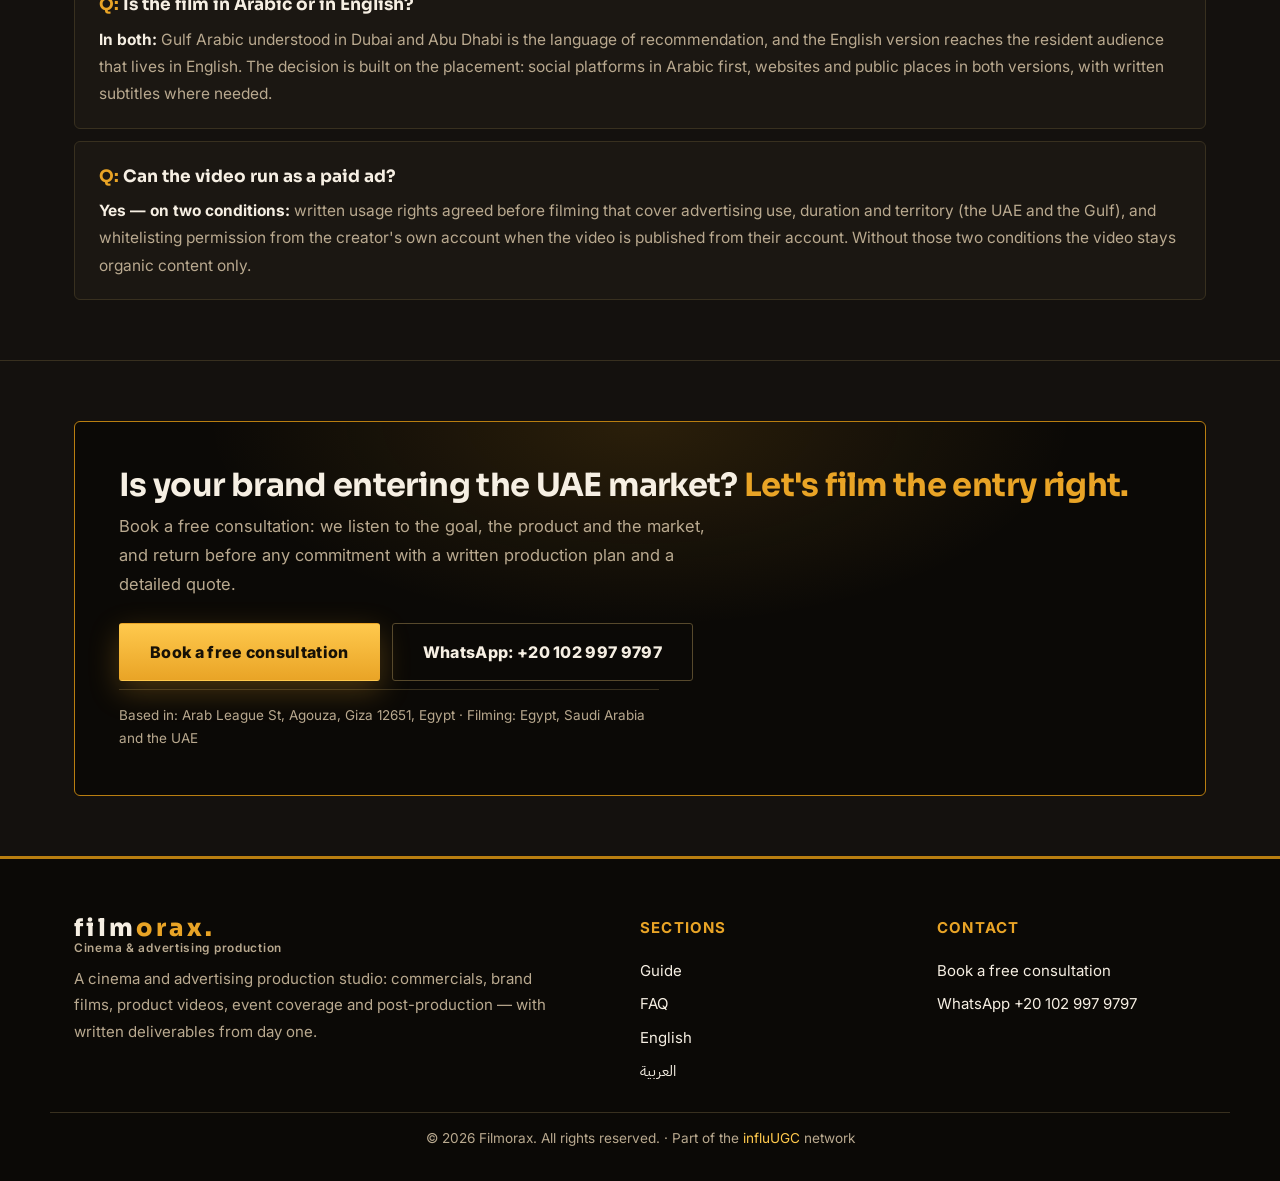
<file: uae-en.html>
<!DOCTYPE html>
<html lang="en" dir="ltr">
<head>
<meta charset="UTF-8">
<meta name="viewport" content="width=device-width, initial-scale=1.0">
<!-- identity-v3-filmorax-2026-11-07 -->
<!-- build: geo-daily-2026-11-12 -->
<title>Producing a Commercial for a Brand Entering the UAE Market: From Idea to Screen — Filmorax</title>
<meta name="description" content="A brand entering the UAE market with a commercial? The full production guide: the language of the market in Dubai and Abu Dhabi, locations and context, remote production from Cairo, and usage rights covering the UAE and the Gulf — from the Filmorax team.">
<link rel="canonical" href="https://filmorax.com/uae-en.html">
<link rel="alternate" hreflang="ar" href="https://filmorax.com/uae.html">
<link rel="alternate" hreflang="en" href="https://filmorax.com/uae-en.html">
<meta property="og:type" content="article">
<meta property="og:site_name" content="Filmorax">
<meta property="og:title" content="Producing a Commercial for a Brand Entering the UAE Market: From Idea to Screen">
<meta property="og:description" content="The language of the market in Dubai and Abu Dhabi, locations and context, remote production from Cairo, and usage rights covering the UAE and the Gulf — the full production guide.">
<meta property="og:url" content="https://filmorax.com/uae-en.html">
<meta name="twitter:card" content="summary">
<meta name="twitter:title" content="Producing a Commercial for a Brand Entering the UAE Market: From Idea to Screen">
<meta name="twitter:description" content="The language of the market in Dubai and Abu Dhabi, locations and context, remote production from Cairo, and usage rights covering the UAE and the Gulf.">
<link rel="icon" type="image/svg+xml" href="/favicon.svg">
<link rel="preconnect" href="https://fonts.googleapis.com">
<link rel="preconnect" href="https://fonts.gstatic.com" crossorigin>
<link href="https://fonts.googleapis.com/css2?family=IBM+Plex+Sans+Arabic:wght@400;500;600;700&family=Inter:wght@400;500;600;700&family=Sora:wght@600;700;800&display=swap" rel="stylesheet">
<link rel="stylesheet" href="/styles.css">
<script type="application/ld+json">
{
  "@context": "https://schema.org",
  "@type": "Organization",
  "name": "Filmorax",
  "url": "https://filmorax.com/uae-en.html",
  "logo": "https://filmorax.com/favicon.svg",
  "description": "Filmorax is a cinematic and advertising production studio: commercials, corporate and brand films, product videos, event coverage and full post-production for brands in Egypt, Saudi Arabia and the Gulf — from brief to delivery in every platform format.",
  "parentOrganization": {
    "@type": "Organization",
    "name": "influUGC",
    "url": "https://www.influugc.com/"
  },
  "address": {
    "@type": "PostalAddress",
    "streetAddress": "Arab League St, Agouza",
    "addressLocality": "Giza",
    "postalCode": "12651",
    "addressCountry": "EG"
  },
  "areaServed": ["Egypt", "Saudi Arabia", "United Arab Emirates", "Gulf"],
  "sameAs": [
    "https://www.instagram.com/influ__ugc",
    "https://www.facebook.com/61587167460710",
    "https://www.linkedin.com/company/influugc",
    "https://www.tiktok.com/@influ_ugc"
  ]
}
</script>
<script type="application/ld+json">
{
  "@context": "https://schema.org",
  "@type": "Article",
  "headline": "Producing a Commercial for a Brand Entering the UAE Market: From Idea to Screen",
  "description": "A brand entering the UAE market with a commercial? The full production guide: the language of the market in Dubai and Abu Dhabi, locations and context, remote production from Cairo, and usage rights covering the UAE and the Gulf.",
  "inLanguage": "en",
  "datePublished": "2026-11-12",
  "dateModified": "2026-11-12",
  "author": { "@type": "Organization", "name": "Filmorax", "url": "https://filmorax.com/" },
  "publisher": { "@type": "Organization", "name": "Filmorax", "url": "https://filmorax.com/" },
  "mainEntityOfPage": "https://filmorax.com/uae-en.html"
}
</script>
<script type="application/ld+json">
{
  "@context": "https://schema.org",
  "@type": "FAQPage",
  "mainEntity": [
    {
      "@type": "Question",
      "name": "Does filming have to happen in the UAE itself?",
      "acceptedAnswer": { "@type": "Answer", "text": "Not necessarily. Production is planned in Cairo and filmed in Egypt or in the UAE, depending on what the film needs: you ship the product to us, and filming happens with creators who live in the market itself. And when the film needs real UAE locations, we film them in Dubai or Abu Dhabi — the decision is taken at the brief stage, not on the shoot day." }
    },
    {
      "@type": "Question",
      "name": "Is the film in Arabic or in English?",
      "acceptedAnswer": { "@type": "Answer", "text": "In both: Gulf Arabic that is understood in Dubai and Abu Dhabi is the language of recommendation, and the English version reaches the resident audience that lives in English. The decision is built on the placement: social platforms in Arabic first, websites and public places in both versions, with written subtitles where needed." }
    },
    {
      "@type": "Question",
      "name": "Can the video run as a paid ad?",
      "acceptedAnswer": { "@type": "Answer", "text": "Yes — on two conditions: written usage rights agreed before filming that cover advertising use, duration and territory (the UAE and the Gulf), and whitelisting permission from the creator's own account when the video is published from their account. Without those two conditions the video stays organic content only." }
    }
  ]
}
</script>
</head>
<body>
<header class="site-header">
  <div class="header-in">
    <a class="brand" href="/uae-en.html" aria-label="Filmorax — home">
      <span class="wordmark">Film<b>orax</b><i>.</i></span>
      <small>Cinema &amp; advertising production</small>
    </a>
    <nav class="site-nav">
      <a href="#guide">Guide</a>
      <a href="#faq">FAQ</a>
      <a class="lang-switch" href="/en.html" hreflang="en">Home</a>
      <a class="lang-switch" href="/uae.html" hreflang="ar">العربية</a>
      <a class="nav-cta" href="https://www.influugc.com/book?utm_source=filmorax&utm_medium=satellite&utm_campaign=network">Book a free consultation</a>
    </nav>
  </div>
</header>
<main>

<section class="hero">
  <div class="wrap">
    <div class="hero-grid">
      <div class="hero-panel">
        <span class="chip">UAE guide</span>
        <h1>Producing a commercial for a brand entering the UAE market — <em>from idea to screen</em></h1>
        <p class="hero-lead">Is your brand entering Dubai or Abu Dhabi with a commercial? This guide explains how to build the film that looks like it comes from inside the market: its language, its locations, its remote production from Cairo, and its rights — from brief to delivery.</p>
        <p style="opacity:.75;font-size:14px">Published: 12 November 2026 · Updated: 12 November 2026</p>
        <div class="cta-actions">
          <a class="btn btn-primary" href="https://www.influugc.com/book?utm_source=filmorax&utm_medium=satellite&utm_campaign=network">Book a free consultation</a>
          <a class="btn btn-ghost" href="https://wa.me/201029979797?utm_source=filmorax&utm_medium=satellite&utm_campaign=network">WhatsApp: +20 102 997 9797</a>
        </div>
        <ul class="hero-meta">
          <li><b>Since 2020</b> a production team working from Cairo to the Gulf</li>
          <li><b>Based in:</b> Agouza, Giza</li>
          <li><b>Filming in:</b> Egypt, Saudi Arabia and the UAE</li>
        </ul>
      </div>
      <div class="visual-panel" aria-label="In this guide">
        <div class="vp-head">
          <h3>In this guide</h3>
          <span class="vp-dot">Summary</span>
        </div>
        <div class="sheet-rows">
          <div class="sheet-row"><span>Language</span><b>Gulf Arabic for recommendation — and an English version where needed</b></div>
          <div class="sheet-row"><span>Locations</span><b>Dubai and Abu Dhabi — or the market's context from Cairo</b></div>
          <div class="sheet-row"><span>Production</span><b>A written brief, remote filming, delivery in every size</b></div>
          <div class="sheet-row"><span>Rights</span><b>Written usage covering the UAE and the Gulf before filming</b></div>
          <div class="sheet-row"><span>Measurement</span><b>A trackable result per city and per creator</b></div>
        </div>
        <ul class="checks">
          <li><b>Direct answer:</b> the three conditions for a successful entry in the first paragraph</li>
          <li>Whitelisting conditions for advertising use</li>
          <li>No prices published — a written quote after consultation</li>
        </ul>
      </div>
    </div>
  </div>
</section>

<section class="section" id="guide">
  <div class="wrap">
    <div class="sec-head">
      <p class="eyebrow">Guide</p>
      <h2>Entering the UAE market with video</h2>
      <p class="lead">A brand entering the UAE market with a commercial needs three things before any filming: a film that speaks the language of the market (Arabic in a Gulf dialect understood in Dubai and Abu Dhabi, with an English version where needed), filming in locations that genuinely resemble life for the UAE audience, and written usage rights covering the UAE and the Gulf before filming. A film that looks imported from another market reads as a foreign ad; a film that looks like it comes from inside the market reads as a recommendation.</p>
    </div>

    <div class="faq-list">
      <div class="faq-item">
        <h3>Why is the UAE a different market?</h3>
        <p>The UAE is two markets in one: Dubai, a city of trade, tourism and residence, and Abu Dhabi, a city of institutions and families — and the audience in both is a mix of Emiratis, Arab residents and expatriates who live in English. And the production-quality bar there is high: the audience watches world-class commercials every day, so a weak film is not only compared with your local competitor, but with everything the audience watches. Competition in e-commerce, real estate, fintech apps and retail is strong, and a good film there is an entry investment, not a production cost.</p>
      </div>
      <div class="faq-item">
        <h3>Dialect and language: who speaks in the film?</h3>
        <p>Gulf Arabic is the language of recommendation in the UAE: viewers trust a creator speaking their dialect faster. And the English version is not a literal translation; it is a second version with its own treatment, reaching the resident audience. The decision is built on the placement: social platforms in Arabic first, websites and public places in both versions, with written subtitles where needed. And creator selection happens by category and dialect before follower count — because one interested follower in Dubai is worth more than a thousand general followers.</p>
      </div>
      <div class="faq-item">
        <h3>Locations and context: filming in the UAE or from Cairo?</h3>
        <p>Remote production runs in four steps:</p>
        <ul class="g-points">
          <li><b>The brief is written online:</b> one message, approved product facts, and a never-say list</li>
          <li><b>Filming happens in Egypt or in the UAE,</b> with creators who live in the market itself</li>
          <li><b>Review, editing and platform versions</b> run in Cairo with one team</li>
          <li><b>The delivery list is written before filming:</b> durations, versions and languages are an agreement, not an assumption</li>
        </ul>
        <p>And when the film needs real UAE locations — a mall, a beach, or a residential neighbourhood in Dubai or Abu Dhabi — we film them there; the product is shipped to us, and filming happens with a crew that knows the market. The decision is taken at the brief stage, not on the shoot day.</p>
      </div>
      <div class="faq-item">
        <h3>Usage rights: the film is one thing, the faces in it are another</h3>
        <p>Paying for production is not owning every use of the film forever. Talent image and voice rights are licensed separately from the film itself: the media (TV, digital/social, out-of-home, in-store, cinema), the territory (the UAE and the Gulf), the duration, and category exclusivity. Music and stock carry their own licence terms. Usage is written before casting — because renegotiating after a successful campaign costs far more.</p>
      </div>
      <div class="faq-item">
        <h3>Measurement: how do you know the entry worked?</h3>
        <p>Measurement is built before publishing, not after it: trackable links and codes per creator and per city; and indicators agreed in advance: view completion rate, product-page visits from campaign links, orders attributed by codes and UTM, and the volume of messages and enquiries from the new market. And Dubai and Abu Dhabi are measured separately — because what works in one city may not work in the other.</p>
      </div>
      <div class="faq-item">
        <h3>Working with Filmorax</h3>
        <p>Filmorax is the cinematic and advertising production studio in the influUGC network: commercials, brand films, product videos, event coverage and full post-production — from brief to delivery with one team, based in Giza, Egypt. Is your brand entering the UAE market with video? <a href="https://www.influugc.com/book?utm_source=filmorax&utm_medium=satellite&utm_campaign=network">Book a free consultation</a> or message us on WhatsApp: +20 102 997 9797.</p>
      </div>
    </div>
  </div>
</section>

<section class="section" id="faq">
  <div class="wrap">
    <div class="sec-head">
      <p class="eyebrow">FAQ</p>
      <h2>Before you start</h2>
      <p class="lead">The questions brands ask most before entering the UAE market with video — with direct answers.</p>
    </div>
    <div class="faq-list">
      <div class="faq-item">
        <h3>Does filming have to happen in the UAE itself?</h3>
        <p><b>Not necessarily.</b> Production is planned in Cairo and filmed in Egypt or in the UAE, depending on what the film needs: you ship the product to us, and filming happens with creators who live in the market itself. And when the film needs real UAE locations, we film them in Dubai or Abu Dhabi — the decision is taken at the brief stage, not on the shoot day.</p>
      </div>
      <div class="faq-item">
        <h3>Is the film in Arabic or in English?</h3>
        <p><b>In both:</b> Gulf Arabic understood in Dubai and Abu Dhabi is the language of recommendation, and the English version reaches the resident audience that lives in English. The decision is built on the placement: social platforms in Arabic first, websites and public places in both versions, with written subtitles where needed.</p>
      </div>
      <div class="faq-item">
        <h3>Can the video run as a paid ad?</h3>
        <p><b>Yes — on two conditions:</b> written usage rights agreed before filming that cover advertising use, duration and territory (the UAE and the Gulf), and whitelisting permission from the creator's own account when the video is published from their account. Without those two conditions the video stays organic content only.</p>
      </div>
    </div>
  </div>
</section>

<section class="cta-section" id="contact">
  <div class="wrap">
    <div class="cta-panel">
      <h2>Is your brand entering the UAE market? <em>Let's film the entry right.</em></h2>
      <p>Book a free consultation: we listen to the goal, the product and the market, and return before any commitment with a written production plan and a detailed quote.</p>
      <div class="cta-actions">
        <a class="btn btn-primary" href="https://www.influugc.com/book?utm_source=filmorax&utm_medium=satellite&utm_campaign=network">Book a free consultation</a>
        <a class="btn btn-ghost" href="https://wa.me/201029979797?utm_source=filmorax&utm_medium=satellite&utm_campaign=network">WhatsApp: +20 102 997 9797</a>
      </div>
      <p class="cta-meta">Based in: Arab League St, Agouza, Giza 12651, Egypt · Filming: Egypt, Saudi Arabia and the UAE</p>
    </div>
  </div>
</section>

</main>
<footer class="site-footer">
  <div class="footer-grid">
    <div>
      <a class="brand" href="/uae-en.html"><span class="wordmark">Film<b>orax</b><i>.</i></span><small>Cinema &amp; advertising production</small></a>
      <p class="footer-note">A cinema and advertising production studio: commercials, brand films, product videos, event coverage and post-production — with written deliverables from day one.</p>
    </div>
    <nav>
      <h4>Sections</h4>
      <a href="#guide">Guide</a>
      <a href="#faq">FAQ</a>
      <a href="/en.html" hreflang="en">English</a>
      <a href="/uae.html" hreflang="ar">العربية</a>
    </nav>
    <nav>
      <h4>Contact</h4>
      <a href="https://www.influugc.com/book?utm_source=filmorax&utm_medium=satellite&utm_campaign=network">Book a free consultation</a>
      <a href="https://wa.me/201029979797?utm_source=filmorax&utm_medium=satellite&utm_campaign=network">WhatsApp +20 102 997 9797</a>
    </nav>
  </div>
  <p class="footer-legal">© 2026 Filmorax. All rights reserved. · Part of the <a href="https://www.influugc.com/">influUGC</a> network</p>
</footer>
<div class="mobile-bar"><a class="mb-book" href="https://www.influugc.com/book?utm_source=filmorax&utm_medium=satellite&utm_campaign=network">Book a consultation</a><a class="mb-wa" href="https://wa.me/201029979797?utm_source=filmorax&utm_medium=satellite&utm_campaign=network" aria-label="Message us on WhatsApp">WhatsApp</a></div>
</body>
</html>
</file>
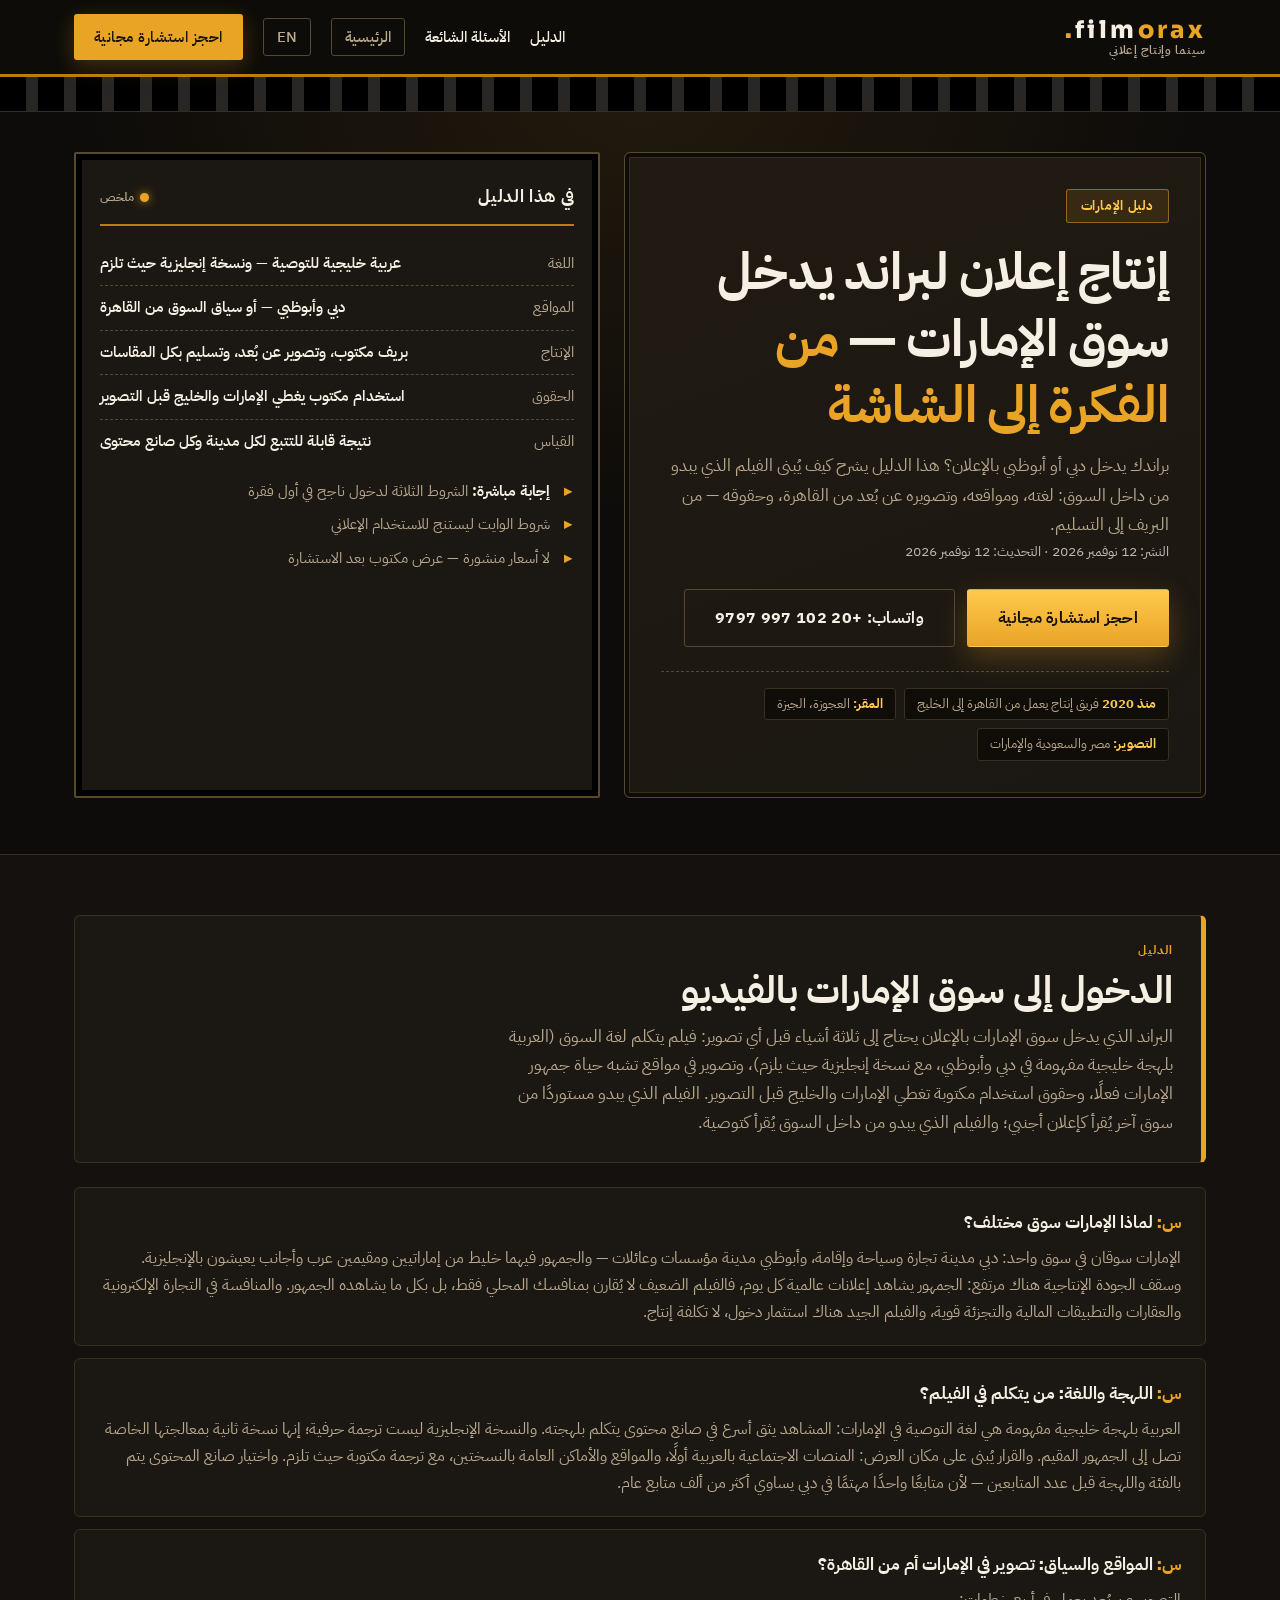
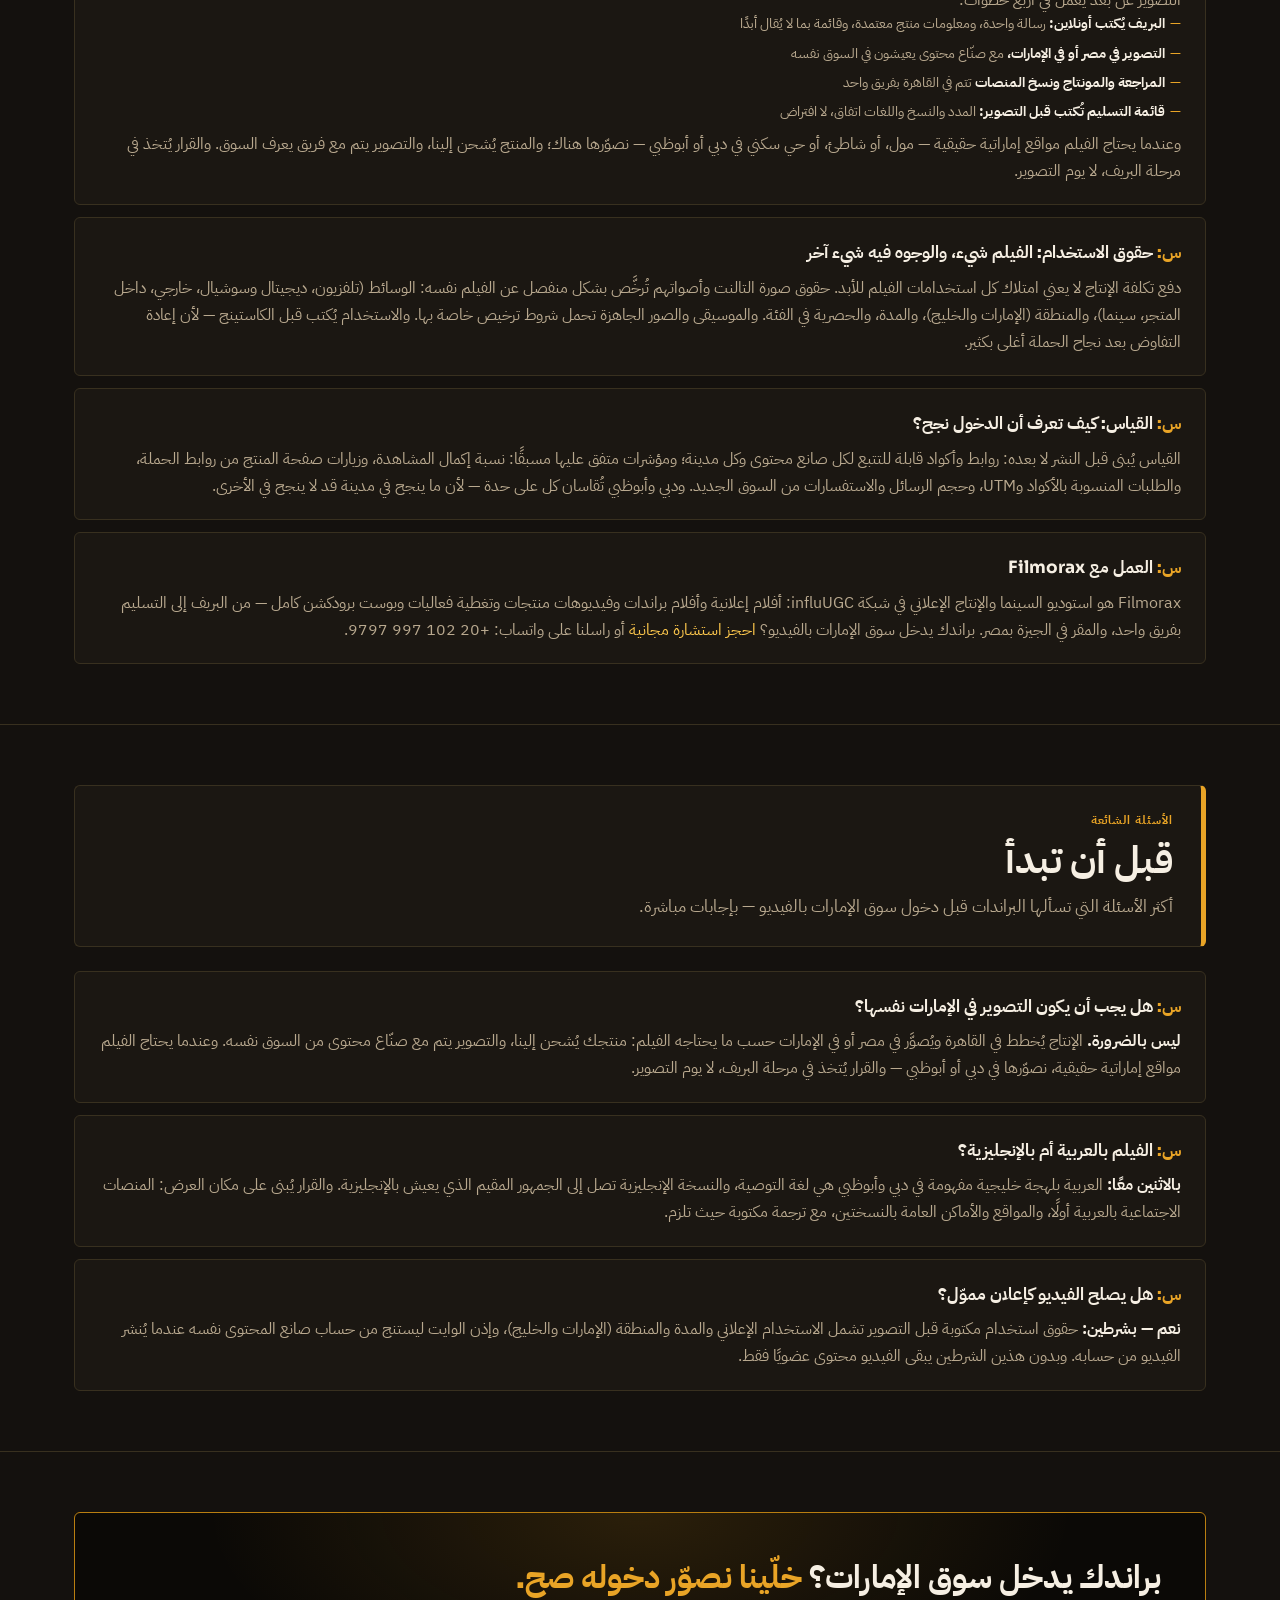
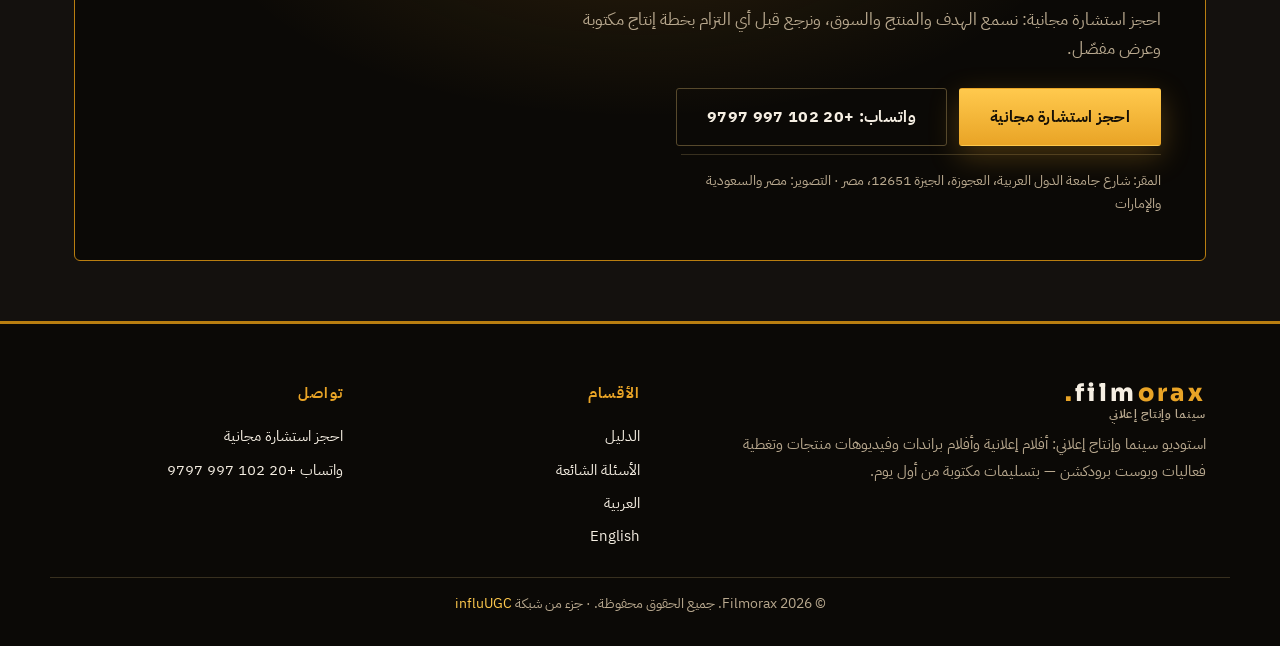
<file: uae.html>
<!DOCTYPE html>
<html lang="ar" dir="rtl">
<head>
<meta charset="UTF-8">
<meta name="viewport" content="width=device-width, initial-scale=1.0">
<!-- identity-v3-filmorax-2026-11-07 -->
<!-- build: geo-daily-2026-11-12 -->
<title>إنتاج إعلان لبراند يدخل سوق الإمارات: من الفكرة إلى الشاشة — Filmorax</title>
<meta name="description" content="براند يدخل سوق الإمارات بالإعلان؟ دليل الإنتاج الكامل: لغة السوق في دبي وأبوظبي، المواقع والسياق، التصوير عن بُعد من القاهرة، وحقوق الاستخدام التي تغطي الإمارات والخليج — من فريق Filmorax.">
<link rel="canonical" href="https://filmorax.com/uae.html">
<link rel="alternate" hreflang="ar" href="https://filmorax.com/uae.html">
<link rel="alternate" hreflang="en" href="https://filmorax.com/uae-en.html">
<meta property="og:type" content="article">
<meta property="og:site_name" content="Filmorax">
<meta property="og:title" content="إنتاج إعلان لبراند يدخل سوق الإمارات: من الفكرة إلى الشاشة">
<meta property="og:description" content="لغة السوق في دبي وأبوظبي، المواقع والسياق، التصوير عن بُعد من القاهرة، وحقوق الاستخدام التي تغطي الإمارات والخليج — دليل الإنتاج الكامل.">
<meta property="og:url" content="https://filmorax.com/uae.html">
<meta name="twitter:card" content="summary">
<meta name="twitter:title" content="إنتاج إعلان لبراند يدخل سوق الإمارات: من الفكرة إلى الشاشة">
<meta name="twitter:description" content="لغة السوق في دبي وأبوظبي، المواقع والسياق، التصوير عن بُعد من القاهرة، وحقوق الاستخدام التي تغطي الإمارات والخليج.">
<link rel="icon" type="image/svg+xml" href="/favicon.svg">
<link rel="preconnect" href="https://fonts.googleapis.com">
<link rel="preconnect" href="https://fonts.gstatic.com" crossorigin>
<link href="https://fonts.googleapis.com/css2?family=IBM+Plex+Sans+Arabic:wght@400;500;600;700&family=Inter:wght@400;500;600;700&family=Sora:wght@600;700;800&display=swap" rel="stylesheet">
<link rel="stylesheet" href="/styles.css">
<script type="application/ld+json">
{
  "@context": "https://schema.org",
  "@type": "Organization",
  "name": "Filmorax",
  "url": "https://filmorax.com/uae.html",
  "logo": "https://filmorax.com/favicon.svg",
  "description": "Filmorax is a cinematic and advertising production studio: commercials, corporate and brand films, product videos, event coverage and full post-production for brands in Egypt, Saudi Arabia and the Gulf — from brief to delivery in every platform format.",
  "parentOrganization": {
    "@type": "Organization",
    "name": "influUGC",
    "url": "https://www.influugc.com/"
  },
  "address": {
    "@type": "PostalAddress",
    "streetAddress": "Arab League St, Agouza",
    "addressLocality": "Giza",
    "postalCode": "12651",
    "addressCountry": "EG"
  },
  "areaServed": ["Egypt", "Saudi Arabia", "United Arab Emirates", "Gulf"],
  "sameAs": [
    "https://www.instagram.com/influ__ugc",
    "https://www.facebook.com/61587167460710",
    "https://www.linkedin.com/company/influugc",
    "https://www.tiktok.com/@influ_ugc"
  ]
}
</script>
<script type="application/ld+json">
{
  "@context": "https://schema.org",
  "@type": "Article",
  "headline": "إنتاج إعلان لبراند يدخل سوق الإمارات: من الفكرة إلى الشاشة",
  "description": "براند يدخل سوق الإمارات بالإعلان؟ دليل الإنتاج الكامل: لغة السوق في دبي وأبوظبي، المواقع والسياق، التصوير عن بُعد من القاهرة، وحقوق الاستخدام التي تغطي الإمارات والخليج.",
  "inLanguage": "ar",
  "datePublished": "2026-11-12",
  "dateModified": "2026-11-12",
  "author": { "@type": "Organization", "name": "Filmorax", "url": "https://filmorax.com/" },
  "publisher": { "@type": "Organization", "name": "Filmorax", "url": "https://filmorax.com/" },
  "mainEntityOfPage": "https://filmorax.com/uae.html"
}
</script>
<script type="application/ld+json">
{
  "@context": "https://schema.org",
  "@type": "FAQPage",
  "mainEntity": [
    {
      "@type": "Question",
      "name": "هل يجب أن يكون التصوير في الإمارات نفسها؟",
      "acceptedAnswer": { "@type": "Answer", "text": "ليس بالضرورة. الإنتاج يُخطط في القاهرة ويُصوَّر في مصر أو في الإمارات حسب ما يحتاجه الفيلم: منتجك يُشحن إلينا، والتصوير يتم مع صنّاع محتوى من السوق نفسه. وعندما يحتاج الفيلم مواقع إماراتية حقيقية، نصورها في دبي أو أبوظبي — والقرار يُتخذ في مرحلة البريف، لا يوم التصوير." }
    },
    {
      "@type": "Question",
      "name": "الفيلم بالعربية أم بالإنجليزية؟",
      "acceptedAnswer": { "@type": "Answer", "text": "بالاثنين معًا: العربية بلهجة خليجية مفهومة في دبي وأبوظبي هي لغة التوصية، والنسخة الإنجليزية تصل إلى الجمهور المقيم الذي يعيش بالإنجليزية. والقرار يُبنى على مكان العرض: المنصات الاجتماعية بالعربية أولًا، والمواقع والأماكن العامة بالنسختين، مع ترجمة مكتوبة حيث تلزم." }
    },
    {
      "@type": "Question",
      "name": "هل يصلح الفيديو كإعلان مموّل؟",
      "acceptedAnswer": { "@type": "Answer", "text": "نعم — بشرطين: حقوق استخدام مكتوبة قبل التصوير تشمل الاستخدام الإعلاني والمدة والمنطقة (الإمارات والخليج)، وإذن الوايت ليستنج من حساب صانع المحتوى نفسه عندما يُنشر الفيديو من حسابه. وبدون هذين الشرطين يبقى الفيديو محتوى عضويًا فقط." }
    }
  ]
}
</script>
</head>
<body>
<header class="site-header">
  <div class="header-in">
    <a class="brand" href="/uae.html" aria-label="Filmorax — الرئيسية">
      <span class="wordmark">Film<b>orax</b><i>.</i></span>
      <small>سينما وإنتاج إعلاني</small>
    </a>
    <nav class="site-nav">
      <a href="#guide">الدليل</a>
      <a href="#faq">الأسئلة الشائعة</a>
      <a class="lang-switch" href="/index.html" hreflang="ar">الرئيسية</a>
      <a class="lang-switch" href="/uae-en.html" hreflang="en">EN</a>
      <a class="nav-cta" href="https://www.influugc.com/book?utm_source=filmorax&utm_medium=satellite&utm_campaign=network">احجز استشارة مجانية</a>
    </nav>
  </div>
</header>
<main>

<section class="hero">
  <div class="wrap">
    <div class="hero-grid">
      <div class="hero-panel">
        <span class="chip">دليل الإمارات</span>
        <h1>إنتاج إعلان لبراند يدخل سوق الإمارات — <em>من الفكرة إلى الشاشة</em></h1>
        <p class="hero-lead">براندك يدخل دبي أو أبوظبي بالإعلان؟ هذا الدليل يشرح كيف يُبنى الفيلم الذي يبدو من داخل السوق: لغته، ومواقعه، وتصويره عن بُعد من القاهرة، وحقوقه — من البريف إلى التسليم.</p>
        <p style="opacity:.75;font-size:14px">النشر: 12 نوفمبر 2026 · التحديث: 12 نوفمبر 2026</p>
        <div class="cta-actions">
          <a class="btn btn-primary" href="https://www.influugc.com/book?utm_source=filmorax&utm_medium=satellite&utm_campaign=network">احجز استشارة مجانية</a>
          <a class="btn btn-ghost" href="https://wa.me/201029979797?utm_source=filmorax&utm_medium=satellite&utm_campaign=network">واتساب: +20 102 997 9797</a>
        </div>
        <ul class="hero-meta">
          <li><b>منذ 2020</b> فريق إنتاج يعمل من القاهرة إلى الخليج</li>
          <li><b>المقر:</b> العجوزة، الجيزة</li>
          <li><b>التصوير:</b> مصر والسعودية والإمارات</li>
        </ul>
      </div>
      <div class="visual-panel" aria-label="في هذا الدليل">
        <div class="vp-head">
          <h3>في هذا الدليل</h3>
          <span class="vp-dot">ملخص</span>
        </div>
        <div class="sheet-rows">
          <div class="sheet-row"><span>اللغة</span><b>عربية خليجية للتوصية — ونسخة إنجليزية حيث تلزم</b></div>
          <div class="sheet-row"><span>المواقع</span><b>دبي وأبوظبي — أو سياق السوق من القاهرة</b></div>
          <div class="sheet-row"><span>الإنتاج</span><b>بريف مكتوب، وتصوير عن بُعد، وتسليم بكل المقاسات</b></div>
          <div class="sheet-row"><span>الحقوق</span><b>استخدام مكتوب يغطي الإمارات والخليج قبل التصوير</b></div>
          <div class="sheet-row"><span>القياس</span><b>نتيجة قابلة للتتبع لكل مدينة وكل صانع محتوى</b></div>
        </div>
        <ul class="checks">
          <li><b>إجابة مباشرة:</b> الشروط الثلاثة لدخول ناجح في أول فقرة</li>
          <li>شروط الوايت ليستنج للاستخدام الإعلاني</li>
          <li>لا أسعار منشورة — عرض مكتوب بعد الاستشارة</li>
        </ul>
      </div>
    </div>
  </div>
</section>

<section class="section" id="guide">
  <div class="wrap">
    <div class="sec-head">
      <p class="eyebrow">الدليل</p>
      <h2>الدخول إلى سوق الإمارات بالفيديو</h2>
      <p class="lead">البراند الذي يدخل سوق الإمارات بالإعلان يحتاج إلى ثلاثة أشياء قبل أي تصوير: فيلم يتكلم لغة السوق (العربية بلهجة خليجية مفهومة في دبي وأبوظبي، مع نسخة إنجليزية حيث يلزم)، وتصوير في مواقع تشبه حياة جمهور الإمارات فعلًا، وحقوق استخدام مكتوبة تغطي الإمارات والخليج قبل التصوير. الفيلم الذي يبدو مستوردًا من سوق آخر يُقرأ كإعلان أجنبي؛ والفيلم الذي يبدو من داخل السوق يُقرأ كتوصية.</p>
    </div>

    <div class="faq-list">
      <div class="faq-item">
        <h3>لماذا الإمارات سوق مختلف؟</h3>
        <p>الإمارات سوقان في سوق واحد: دبي مدينة تجارة وسياحة وإقامة، وأبوظبي مدينة مؤسسات وعائلات — والجمهور فيهما خليط من إماراتيين ومقيمين عرب وأجانب يعيشون بالإنجليزية. وسقف الجودة الإنتاجية هناك مرتفع: الجمهور يشاهد إعلانات عالمية كل يوم، فالفيلم الضعيف لا يُقارن بمنافسك المحلي فقط، بل بكل ما يشاهده الجمهور. والمنافسة في التجارة الإلكترونية والعقارات والتطبيقات المالية والتجزئة قوية، والفيلم الجيد هناك استثمار دخول، لا تكلفة إنتاج.</p>
      </div>
      <div class="faq-item">
        <h3>اللهجة واللغة: من يتكلم في الفيلم؟</h3>
        <p>العربية بلهجة خليجية مفهومة هي لغة التوصية في الإمارات: المشاهد يثق أسرع في صانع محتوى يتكلم بلهجته. والنسخة الإنجليزية ليست ترجمة حرفية؛ إنها نسخة ثانية بمعالجتها الخاصة تصل إلى الجمهور المقيم. والقرار يُبنى على مكان العرض: المنصات الاجتماعية بالعربية أولًا، والمواقع والأماكن العامة بالنسختين، مع ترجمة مكتوبة حيث تلزم. واختيار صانع المحتوى يتم بالفئة واللهجة قبل عدد المتابعين — لأن متابعًا واحدًا مهتمًا في دبي يساوي أكثر من ألف متابع عام.</p>
      </div>
      <div class="faq-item">
        <h3>المواقع والسياق: تصوير في الإمارات أم من القاهرة؟</h3>
        <p>التصوير عن بُعد يعمل في أربع خطوات:</p>
        <ul class="g-points">
          <li><b>البريف يُكتب أونلاين:</b> رسالة واحدة، ومعلومات منتج معتمدة، وقائمة بما لا يُقال أبدًا</li>
          <li><b>التصوير في مصر أو في الإمارات،</b> مع صنّاع محتوى يعيشون في السوق نفسه</li>
          <li><b>المراجعة والمونتاج ونسخ المنصات</b> تتم في القاهرة بفريق واحد</li>
          <li><b>قائمة التسليم تُكتب قبل التصوير:</b> المدد والنسخ واللغات اتفاق، لا افتراض</li>
        </ul>
        <p>وعندما يحتاج الفيلم مواقع إماراتية حقيقية — مول، أو شاطئ، أو حي سكني في دبي أو أبوظبي — نصوّرها هناك؛ والمنتج يُشحن إلينا، والتصوير يتم مع فريق يعرف السوق. والقرار يُتخذ في مرحلة البريف، لا يوم التصوير.</p>
      </div>
      <div class="faq-item">
        <h3>حقوق الاستخدام: الفيلم شيء، والوجوه فيه شيء آخر</h3>
        <p>دفع تكلفة الإنتاج لا يعني امتلاك كل استخدامات الفيلم للأبد. حقوق صورة التالنت وأصواتهم تُرخَّص بشكل منفصل عن الفيلم نفسه: الوسائط (تلفزيون، ديجيتال وسوشيال، خارجي، داخل المتجر، سينما)، والمنطقة (الإمارات والخليج)، والمدة، والحصرية في الفئة. والموسيقى والصور الجاهزة تحمل شروط ترخيص خاصة بها. والاستخدام يُكتب قبل الكاستينج — لأن إعادة التفاوض بعد نجاح الحملة أغلى بكثير.</p>
      </div>
      <div class="faq-item">
        <h3>القياس: كيف تعرف أن الدخول نجح؟</h3>
        <p>القياس يُبنى قبل النشر لا بعده: روابط وأكواد قابلة للتتبع لكل صانع محتوى وكل مدينة؛ ومؤشرات متفق عليها مسبقًا: نسبة إكمال المشاهدة، وزيارات صفحة المنتج من روابط الحملة، والطلبات المنسوبة بالأكواد وUTM، وحجم الرسائل والاستفسارات من السوق الجديد. ودبي وأبوظبي تُقاسان كل على حدة — لأن ما ينجح في مدينة قد لا ينجح في الأخرى.</p>
      </div>
      <div class="faq-item">
        <h3>العمل مع Filmorax</h3>
        <p>Filmorax هو استوديو السينما والإنتاج الإعلاني في شبكة influUGC: أفلام إعلانية وأفلام براندات وفيديوهات منتجات وتغطية فعاليات وبوست برودكشن كامل — من البريف إلى التسليم بفريق واحد، والمقر في الجيزة بمصر. براندك يدخل سوق الإمارات بالفيديو؟ <a href="https://www.influugc.com/book?utm_source=filmorax&utm_medium=satellite&utm_campaign=network">احجز استشارة مجانية</a> أو راسلنا على واتساب: +20 102 997 9797.</p>
      </div>
    </div>
  </div>
</section>

<section class="section" id="faq">
  <div class="wrap">
    <div class="sec-head">
      <p class="eyebrow">الأسئلة الشائعة</p>
      <h2>قبل أن تبدأ</h2>
      <p class="lead">أكثر الأسئلة التي تسألها البراندات قبل دخول سوق الإمارات بالفيديو — بإجابات مباشرة.</p>
    </div>
    <div class="faq-list">
      <div class="faq-item">
        <h3>هل يجب أن يكون التصوير في الإمارات نفسها؟</h3>
        <p><b>ليس بالضرورة.</b> الإنتاج يُخطط في القاهرة ويُصوَّر في مصر أو في الإمارات حسب ما يحتاجه الفيلم: منتجك يُشحن إلينا، والتصوير يتم مع صنّاع محتوى من السوق نفسه. وعندما يحتاج الفيلم مواقع إماراتية حقيقية، نصوّرها في دبي أو أبوظبي — والقرار يُتخذ في مرحلة البريف، لا يوم التصوير.</p>
      </div>
      <div class="faq-item">
        <h3>الفيلم بالعربية أم بالإنجليزية؟</h3>
        <p><b>بالاثنين معًا:</b> العربية بلهجة خليجية مفهومة في دبي وأبوظبي هي لغة التوصية، والنسخة الإنجليزية تصل إلى الجمهور المقيم الذي يعيش بالإنجليزية. والقرار يُبنى على مكان العرض: المنصات الاجتماعية بالعربية أولًا، والمواقع والأماكن العامة بالنسختين، مع ترجمة مكتوبة حيث تلزم.</p>
      </div>
      <div class="faq-item">
        <h3>هل يصلح الفيديو كإعلان مموّل؟</h3>
        <p><b>نعم — بشرطين:</b> حقوق استخدام مكتوبة قبل التصوير تشمل الاستخدام الإعلاني والمدة والمنطقة (الإمارات والخليج)، وإذن الوايت ليستنج من حساب صانع المحتوى نفسه عندما يُنشر الفيديو من حسابه. وبدون هذين الشرطين يبقى الفيديو محتوى عضويًا فقط.</p>
      </div>
    </div>
  </div>
</section>

<section class="cta-section" id="contact">
  <div class="wrap">
    <div class="cta-panel">
      <h2>براندك يدخل سوق الإمارات؟ <em>خلّينا نصوّر دخوله صح.</em></h2>
      <p>احجز استشارة مجانية: نسمع الهدف والمنتج والسوق، ونرجع قبل أي التزام بخطة إنتاج مكتوبة وعرض مفصّل.</p>
      <div class="cta-actions">
        <a class="btn btn-primary" href="https://www.influugc.com/book?utm_source=filmorax&utm_medium=satellite&utm_campaign=network">احجز استشارة مجانية</a>
        <a class="btn btn-ghost" href="https://wa.me/201029979797?utm_source=filmorax&utm_medium=satellite&utm_campaign=network">واتساب: +20 102 997 9797</a>
      </div>
      <p class="cta-meta">المقر: شارع جامعة الدول العربية، العجوزة، الجيزة 12651، مصر · التصوير: مصر والسعودية والإمارات</p>
    </div>
  </div>
</section>

</main>
<footer class="site-footer">
  <div class="footer-grid">
    <div>
      <a class="brand" href="/uae.html"><span class="wordmark">Film<b>orax</b><i>.</i></span><small>سينما وإنتاج إعلاني</small></a>
      <p class="footer-note">استوديو سينما وإنتاج إعلاني: أفلام إعلانية وأفلام براندات وفيديوهات منتجات وتغطية فعاليات وبوست برودكشن — بتسليمات مكتوبة من أول يوم.</p>
    </div>
    <nav>
      <h4>الأقسام</h4>
      <a href="#guide">الدليل</a>
      <a href="#faq">الأسئلة الشائعة</a>
      <a href="/index.html" hreflang="ar">العربية</a>
      <a href="/uae-en.html" hreflang="en">English</a>
    </nav>
    <nav>
      <h4>تواصل</h4>
      <a href="https://www.influugc.com/book?utm_source=filmorax&utm_medium=satellite&utm_campaign=network">احجز استشارة مجانية</a>
      <a href="https://wa.me/201029979797?utm_source=filmorax&utm_medium=satellite&utm_campaign=network">واتساب +20 102 997 9797</a>
    </nav>
  </div>
  <p class="footer-legal">© 2026 Filmorax. جميع الحقوق محفوظة. · جزء من شبكة <a href="https://www.influugc.com/">influUGC</a></p>
</footer>
<div class="mobile-bar"><a class="mb-book" href="https://www.influugc.com/book?utm_source=filmorax&utm_medium=satellite&utm_campaign=network">احجز استشارة</a><a class="mb-wa" href="https://wa.me/201029979797?utm_source=filmorax&utm_medium=satellite&utm_campaign=network" aria-label="راسلنا واتساب">واتساب</a></div>
</body>
</html>
</file>
<file: styles.css>
/* identity-v3-filmorax-2026-11-07 */
/* Filmorax — CINEMATIC identity v3 (owner order Nov 7, 2026):
   dark charcoal screening-room background, amber/gold accent,
   letterbox + film-frame hero treatment, sharp frame corners,
   wide-tracked uppercase display type. Wordmark: filmorax.
   influUGC appears only in the footer network line. */

:root{
  --black:#0E0C0A;
  --charcoal:#14110E;
  --panel:#1B1712;
  --panel-2:#241E16;
  --ink:#F6EFE3;
  --ink-soft:#B9A98F;
  --gold:#E9A426;
  --gold-dark:#B97E10;
  --gold-bright:#FFC94D;
  --gold-soft:rgba(233,164,38,.12);
  --line:#38301F;
  --line-strong:#57492C;
  --radius:6px;
  --radius-s:4px;
  --font-display:"Sora","IBM Plex Sans Arabic","Inter",-apple-system,"Segoe UI",sans-serif;
  --font-body:"IBM Plex Sans Arabic","Inter",-apple-system,BlinkMacSystemFont,"Segoe UI",Tahoma,Arial,sans-serif;
}
html[lang="en"]{--font-body:"Inter","IBM Plex Sans Arabic",-apple-system,BlinkMacSystemFont,"Segoe UI",Arial,sans-serif}
*{margin:0;padding:0;box-sizing:border-box}
html{scroll-behavior:smooth}
body{background:var(--charcoal);color:var(--ink);font-family:var(--font-body);line-height:1.75;font-size:16.5px;
  -webkit-font-smoothing:antialiased;text-rendering:optimizeLegibility}
a{color:var(--gold-bright);text-decoration:none}
a:hover{text-decoration:underline}
::selection{background:var(--gold);color:#14100A}
a:focus-visible,.btn:focus-visible,button:focus-visible{outline:2px solid var(--gold);outline-offset:2px;border-radius:2px}
.wrap{max-width:1180px;margin:0 auto;padding:0 24px}
h1,h2,h3{font-family:var(--font-display);font-weight:700}
.panel{border:1px solid var(--line);background:var(--panel);border-radius:var(--radius)}

/* ---------- header: dark projection booth bar ---------- */
.site-header{position:sticky;top:0;z-index:60;background:rgba(14,12,10,.94);backdrop-filter:blur(12px);-webkit-backdrop-filter:blur(12px);border-bottom:3px solid var(--gold-dark)}
.header-in{max-width:1180px;margin:0 auto;padding:14px 24px;display:flex;align-items:center;justify-content:space-between;gap:16px;flex-wrap:wrap}
.brand{color:var(--ink);display:flex;flex-direction:column;line-height:1.15}
.brand:hover{text-decoration:none}
.wordmark{font-family:var(--font-display);font-size:24px;font-weight:800;letter-spacing:.14em;text-transform:lowercase}
.wordmark b{color:var(--gold);font-weight:800}
.wordmark i{color:var(--gold);font-style:normal;font-weight:800}
.brand small{color:var(--ink-soft);font-size:.74rem;font-weight:600;letter-spacing:.06em}
.brand small b{color:var(--gold);font-weight:700}
.site-nav{display:flex;align-items:center;gap:20px;flex-wrap:wrap}
.site-nav a{color:var(--ink);font-weight:500;font-size:15px;transition:color .18s}
.site-nav a:hover{color:var(--gold-bright);text-decoration:none}
.nav-cta{background:var(--gold);color:#171106!important;padding:10px 20px;border-radius:3px;font-weight:800;letter-spacing:.03em;box-shadow:0 6px 22px rgba(233,164,38,.25);transition:background .18s,transform .18s}
.nav-cta:hover{background:var(--gold-bright);color:#171106!important;text-decoration:none}
.nav-cta:active{transform:scale(.98)}
.lang-switch{font-size:.85rem;font-weight:700;border:1px solid var(--line-strong);padding:5px 13px;border-radius:3px;color:var(--ink-soft)!important}
.lang-switch:hover{border-color:var(--gold);color:var(--gold-bright)!important}

/* ---------- buttons: amber tickets ---------- */
.btn{display:inline-block;padding:14px 30px;font-weight:800;font-size:16px;font-family:var(--font-body);border:1px solid transparent;border-radius:3px;letter-spacing:.02em;transition:background .18s,border-color .18s,color .18s,transform .18s,box-shadow .18s;cursor:pointer}
.btn:hover{text-decoration:none;transform:translateY(-1px)}
.btn:active{transform:scale(.98)}
.btn-primary{background:linear-gradient(180deg,var(--gold-bright),var(--gold));color:#171106;box-shadow:0 10px 30px rgba(233,164,38,.28)}
.btn-primary:hover{background:var(--gold-bright);color:#171106}
.btn-ghost{background:transparent;color:var(--ink);border-color:var(--line-strong)}
.btn-ghost:hover{border-color:var(--gold);color:var(--gold-bright)}
.cta-actions{display:flex;gap:12px;flex-wrap:wrap}

/* ---------- section anatomy: slate / scene headings ---------- */
.section{padding:60px 0;border-bottom:1px solid var(--line)}
.sec-head{border:1px solid var(--line);border-inline-start:5px solid var(--gold);background:var(--panel);border-radius:var(--radius);padding:24px 28px;margin-bottom:24px}
.eyebrow{color:var(--gold);font-weight:800;font-size:12px;text-transform:uppercase;letter-spacing:.28em}
[dir="rtl"] .eyebrow{letter-spacing:.08em}
.sec-head h2{font-size:clamp(26px,3vw,38px);line-height:1.25;margin:6px 0 8px}
[dir="ltr"] .sec-head h2{letter-spacing:-.01em;line-height:1.15}
.sec-head .lead{color:var(--ink-soft);max-width:68ch}
.chip{display:inline-flex;align-items:center;gap:8px;border:1px solid rgba(233,164,38,.5);color:var(--gold-bright);border-radius:3px;padding:5px 14px;font-size:12.5px;font-weight:700;background:var(--gold-soft);letter-spacing:.05em;text-transform:uppercase}

/* ---------- hero: letterbox film frame ---------- */
.hero{padding:0 0 56px;border-bottom:1px solid var(--line);background:radial-gradient(70% 90% at 50% 0%,rgba(233,164,38,.09),transparent 62%),var(--black)}
.hero::before{content:"";display:block;height:34px;background:#000;border-bottom:1px solid var(--line);margin-bottom:40px;
  background-image:repeating-linear-gradient(90deg,transparent 0 26px,rgba(246,239,227,.16) 26px 38px);background-size:auto;background-repeat:repeat;background-position:center;background-color:#000}
.hero-grid{display:grid;grid-template-columns:1.05fr .95fr;gap:24px;align-items:stretch}
@media(max-width:940px){.hero-grid{grid-template-columns:1fr}}
.hero-panel{border:1px solid var(--line-strong);background:linear-gradient(160deg,#201A12,var(--panel));border-radius:var(--radius);padding:36px;box-shadow:inset 0 0 0 4px #0E0C0A,inset 0 0 0 5px var(--line)}
.hero-panel h1{font-size:clamp(32px,4vw,54px);line-height:1.3;font-weight:800;margin:16px 0 12px}
[dir="ltr"] .hero-panel h1{line-height:1.1;letter-spacing:-.02em}
.hero-panel h1 em{color:var(--gold);font-style:normal}
.hero-lead{color:var(--ink-soft);font-size:17px;max-width:56ch}
.hero-panel .cta-actions{margin-top:24px}
.hero-meta{list-style:none;display:flex;gap:8px;flex-wrap:wrap;margin-top:24px;padding-top:16px;border-top:1px dashed var(--line-strong)}
.hero-meta li{border:1px solid var(--line);border-radius:3px;padding:4px 12px;font-size:13px;color:var(--ink-soft);background:#100D09}
.hero-meta li b{color:var(--gold-bright)}

/* hero visual panel — film frame with sprocket edge */
.visual-panel{border:2px solid var(--line-strong);outline:6px solid #000;outline-offset:-8px;background:var(--panel);border-radius:2px;padding:28px 24px;display:flex;flex-direction:column;gap:16px}
.vp-head{display:flex;align-items:center;justify-content:space-between;gap:12px;border-bottom:2px solid var(--gold-dark);padding-bottom:12px}
.vp-head h3{font-size:17px;font-weight:700;letter-spacing:.04em;text-transform:uppercase}
.vp-dot{display:inline-flex;align-items:center;gap:6px;font-size:12px;color:var(--ink-soft);font-weight:600}
.vp-dot::before{content:"";width:9px;height:9px;border-radius:50%;background:var(--gold);box-shadow:0 0 10px rgba(233,164,38,.8)}
.tiles{display:grid;grid-template-columns:repeat(3,1fr);gap:12px}
.tile{border:1px solid var(--line);border-radius:4px;background:#100D09;padding:14px 10px;text-align:center}
.tile b{display:block;font-family:var(--font-display);font-size:26px;line-height:1.1;color:var(--gold);font-weight:800}
.tile span{font-size:12.5px;color:var(--ink-soft)}

/* call sheet (filmorax hero visual) */
.sheet-rows{display:grid}
.sheet-row{display:flex;justify-content:space-between;gap:16px;padding:9px 0;border-bottom:1px dashed var(--line-strong);font-size:14.5px}
.sheet-row:last-child{border-bottom:0}
.sheet-row span{color:var(--ink-soft)}
.sheet-row b{color:var(--ink);font-weight:600;text-align:end}
.checks{list-style:none;display:grid;gap:8px}
.checks li{font-size:14.5px;color:var(--ink-soft);padding-inline-start:24px;position:relative}
.checks li::before{content:"▸";color:var(--gold);font-weight:800;position:absolute;inset-inline-start:2px}
.checks li b{color:var(--ink)}

/* mini steps (shared) */
.mini-steps{list-style:none;display:grid;gap:10px}
.mini-steps li{display:flex;gap:12px;align-items:flex-start;border:1px solid var(--line);border-radius:4px;background:#100D09;padding:12px 14px}
.mini-steps .mn{font-family:var(--font-display);font-weight:800;color:var(--gold);font-size:15px;border:1px solid rgba(233,164,38,.4);border-radius:3px;padding:2px 8px;line-height:1.5;flex-shrink:0}
.mini-steps h4{font-size:15px;font-weight:700;font-family:var(--font-display)}
.mini-steps p{font-size:13.5px;color:var(--ink-soft);line-height:1.6}

/* ---------- service / format cards ---------- */
.svc-grid{display:grid;grid-template-columns:repeat(3,1fr);gap:16px}
@media(max-width:1024px){.svc-grid{grid-template-columns:repeat(2,1fr)}}
@media(max-width:640px){.svc-grid{grid-template-columns:1fr}}
.svc-card{border:1px solid var(--line);border-top:3px solid var(--gold-dark);background:var(--panel);border-radius:var(--radius);padding:24px;display:flex;flex-direction:column;gap:10px;transition:border-color .2s,transform .2s}
.svc-card:hover{border-color:var(--gold);transform:translateY(-3px)}
.svc-glyph{width:44px;height:44px;border:1px solid rgba(233,164,38,.45);border-radius:4px;display:grid;place-items:center;font-size:19px;color:var(--gold);background:var(--gold-soft);font-family:var(--font-display)}
.svc-card h3{font-size:20px;font-weight:700}
[dir="ltr"] .svc-card h3{letter-spacing:-.015em}
.svc-card>p{color:var(--ink-soft);font-size:15.5px;line-height:1.7}
.svc-list{list-style:none;margin-top:auto;padding-top:12px;border-top:1px dashed var(--line-strong);display:grid;gap:6px}
.svc-list li{font-size:14px;color:var(--ink);padding-inline-start:16px;position:relative;line-height:1.6}
.svc-list li::before{content:"—";color:var(--gold);position:absolute;inset-inline-start:0}

/* ---------- city grid (shared, restyled) ---------- */
.city-grid{display:grid;grid-template-columns:repeat(5,1fr);gap:12px;list-style:none}
@media(max-width:1024px){.city-grid{grid-template-columns:repeat(3,1fr)}}
@media(max-width:600px){.city-grid{grid-template-columns:repeat(2,1fr)}}
.city{border:1px solid var(--line);background:var(--panel);border-radius:4px;padding:16px 12px;text-align:center;transition:border-color .2s}
.city:hover{border-color:var(--gold)}
.city b{display:block;font-family:var(--font-display);font-size:17px;font-weight:700}
.city span{font-size:12.5px;color:var(--ink-soft);line-height:1.5;display:block;margin-top:2px}
.note-panel{border:1px solid var(--line);background:var(--panel);border-radius:var(--radius);padding:20px 24px;margin-top:16px;color:var(--ink-soft)}
.note-panel b{color:var(--ink)}

/* ---------- process steps ---------- */
.steps{list-style:none;display:grid;grid-template-columns:repeat(4,1fr);gap:16px}
@media(max-width:1024px){.steps{grid-template-columns:repeat(2,1fr)}}
@media(max-width:600px){.steps{grid-template-columns:1fr}}
.step{border:1px solid var(--line);background:var(--panel);border-radius:var(--radius);padding:24px;transition:border-color .2s}
.step:hover{border-color:var(--gold)}
.step .n{font-family:var(--font-display);font-size:32px;color:var(--gold);font-weight:800;line-height:1}
.step h3{margin:10px 0 6px;font-size:18px;font-weight:700}
.step p{color:var(--ink-soft);font-size:15px;line-height:1.7}

/* ---------- guide cards ---------- */
.guide-grid{display:grid;grid-template-columns:repeat(3,1fr);gap:16px}
@media(max-width:1024px){.guide-grid{grid-template-columns:1fr}}
.guide-card{border:1px solid var(--line);background:var(--panel);border-radius:var(--radius);padding:24px;display:flex;flex-direction:column;gap:10px;transition:border-color .2s,transform .2s}
.guide-card:hover{border-color:var(--gold);transform:translateY(-3px)}
.g-chip{align-self:flex-start;border:1px solid rgba(233,164,38,.5);color:var(--gold-bright);border-radius:3px;padding:3px 12px;font-size:12px;font-weight:800;background:var(--gold-soft);letter-spacing:.05em}
.guide-card h3{font-size:19px;font-weight:700;line-height:1.45}
[dir="ltr"] .guide-card h3{letter-spacing:-.01em;line-height:1.3}
.guide-card>p{color:var(--ink-soft);font-size:15px;line-height:1.7}
.g-points{list-style:none;display:grid;gap:7px}
.g-points li{font-size:14px;color:var(--ink-soft);padding-inline-start:16px;position:relative;line-height:1.6}
.g-points li::before{content:"—";color:var(--gold);position:absolute;inset-inline-start:0}
.g-points li b{color:var(--ink)}
.g-foot{margin-top:auto;padding-top:14px;border-top:1px dashed var(--line-strong);font-size:14.5px}
.g-foot a{font-weight:800;white-space:nowrap}

/* ---------- FAQ ---------- */
.faq-list{display:grid;gap:12px}
.faq-item{border:1px solid var(--line);background:var(--panel);border-radius:var(--radius);padding:20px 24px}
.faq-item h3{font-size:17px;font-weight:700}
.faq-item h3::before{content:"س: ";color:var(--gold)}
[dir="ltr"] .faq-item h3::before{content:"Q: "}
.faq-item p{color:var(--ink-soft);margin-top:6px;font-size:15.5px;line-height:1.75}
.faq-item p b{color:var(--ink)}

/* ---------- CTA panel: closing credits ---------- */
.cta-section{padding:60px 0}
.cta-panel{border:1px solid var(--gold-dark);border-radius:var(--radius);padding:44px;text-align:start;
  background:radial-gradient(720px 340px at 50% 0%,rgba(233,164,38,.14),transparent 60%),#0B0906}
.cta-panel h2{font-size:clamp(24px,3vw,32px);line-height:1.3}
[dir="ltr"] .cta-panel h2{letter-spacing:-.02em;line-height:1.2}
.cta-panel h2 em{color:var(--gold);font-style:normal}
.cta-panel p{color:var(--ink-soft);max-width:60ch;margin-top:8px}
.cta-panel .cta-actions{margin-top:24px}
.cta-meta{margin-top:20px;padding-top:14px;border-top:1px solid var(--line);font-size:13.5px;color:var(--ink-soft)}

/* ---------- 404 ---------- */
.p404{padding:40px;margin:64px 0}
.p404 h1{font-size:34px;line-height:1.3;margin:12px 0 8px}
[dir="ltr"] .p404 h1{letter-spacing:-.02em}
.p404 p{color:var(--ink-soft);max-width:52ch}
.p404 .cta-actions{margin-top:24px}

/* ---------- footer ---------- */
.site-footer{padding:56px 0 30px;background:#0B0906;border-top:3px solid var(--gold-dark)}
.footer-grid{display:grid;grid-template-columns:2fr 1fr 1fr;gap:28px;max-width:1180px;margin:0 auto;padding:0 24px}
@media(max-width:760px){.footer-grid{grid-template-columns:1fr}}
.site-footer h4{margin-bottom:10px;color:var(--gold);font-size:15px;letter-spacing:.08em;text-transform:uppercase}
.site-footer nav{display:grid;gap:7px;align-content:start}
.site-footer nav a{color:var(--ink);font-size:15px}
.footer-note{color:var(--ink-soft);font-size:.94rem;max-width:32em;margin-top:10px}
.footer-legal{max-width:1180px;margin:28px auto 0;padding:14px 24px 0;border-top:1px solid var(--line);font-size:.85rem;color:var(--ink-soft);text-align:center}

/* ---------- mobile action bar ---------- */
.mobile-bar{display:none}
@media(max-width:820px){
  .section{padding:40px 0}
  .cta-section{padding:40px 0}
  .hero{padding:0 0 40px}
  .hero-panel{padding:24px}
  .cta-panel{padding:28px}
  .sec-head{padding:20px}
}
@media(max-width:640px){
  .mobile-bar{display:flex;position:fixed;bottom:0;left:0;right:0;z-index:50;gap:10px;
    padding:10px 12px calc(10px + env(safe-area-inset-bottom));background:rgba(11,9,6,.95);
    border-top:2px solid var(--gold-dark);backdrop-filter:blur(12px);-webkit-backdrop-filter:blur(12px)}
  .mobile-bar a{flex:1;text-align:center;padding:12px 10px;border-radius:3px;font-weight:800;font-size:15.5px;text-decoration:none}
  .mb-book{background:var(--gold);color:#171106}
  .mb-wa{background:var(--panel-2);color:var(--ink);border:1px solid var(--line-strong)}
  body{padding-bottom:76px}
}
@media (prefers-reduced-motion: reduce){
  html{scroll-behavior:auto}
  .btn,.svc-card,.guide-card,.step,.city{transition:none}
  .btn:hover,.svc-card:hover,.guide-card:hover{transform:none}
}

/* works materials (content wave 2026-11-07) */
.works-grid{display:grid;grid-template-columns:repeat(auto-fit,minmax(300px,1fr));gap:20px}
.work-item{margin:0}
.work-item video{width:100%;aspect-ratio:16/9;object-fit:cover;border-radius:var(--radius,16px);border:1px solid var(--line,rgba(127,127,127,.25));background:#000;display:block}
.work-item figcaption{margin-top:8px;font-size:14px;opacity:.85}
</file>
